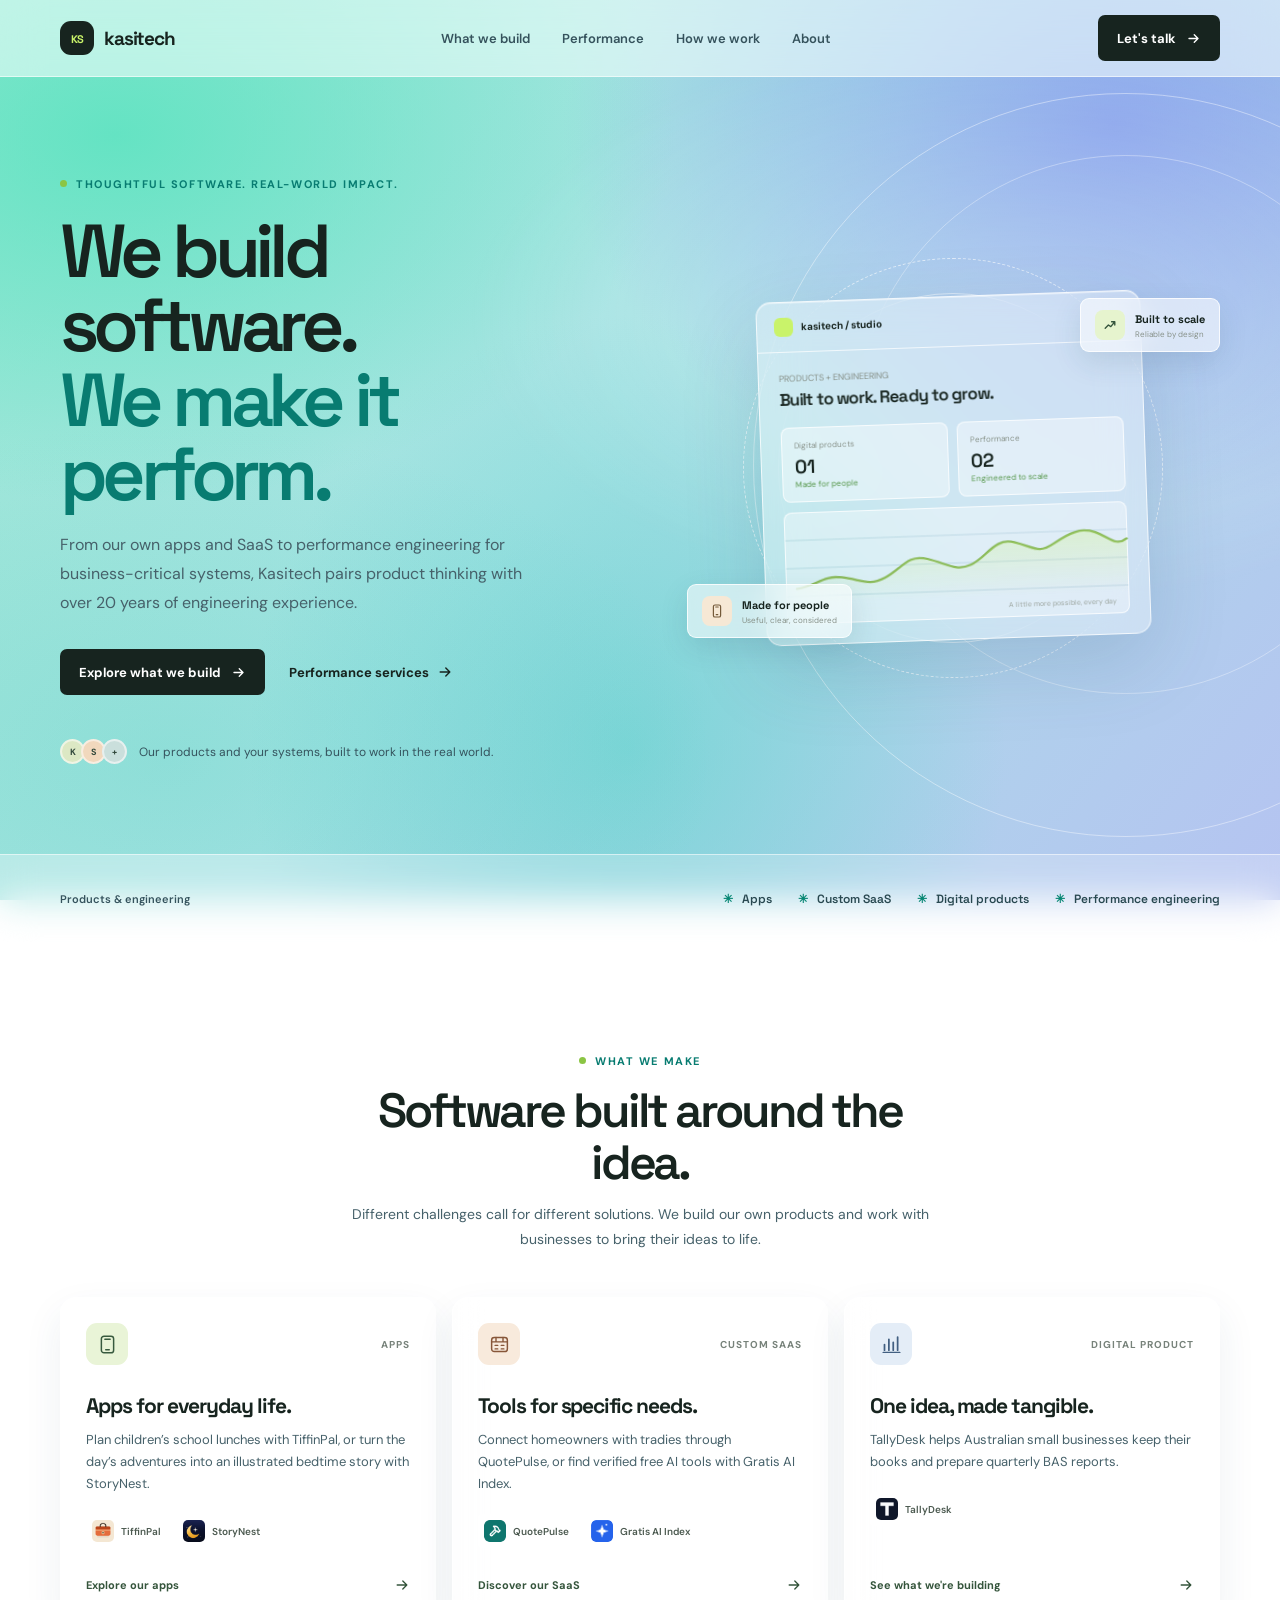
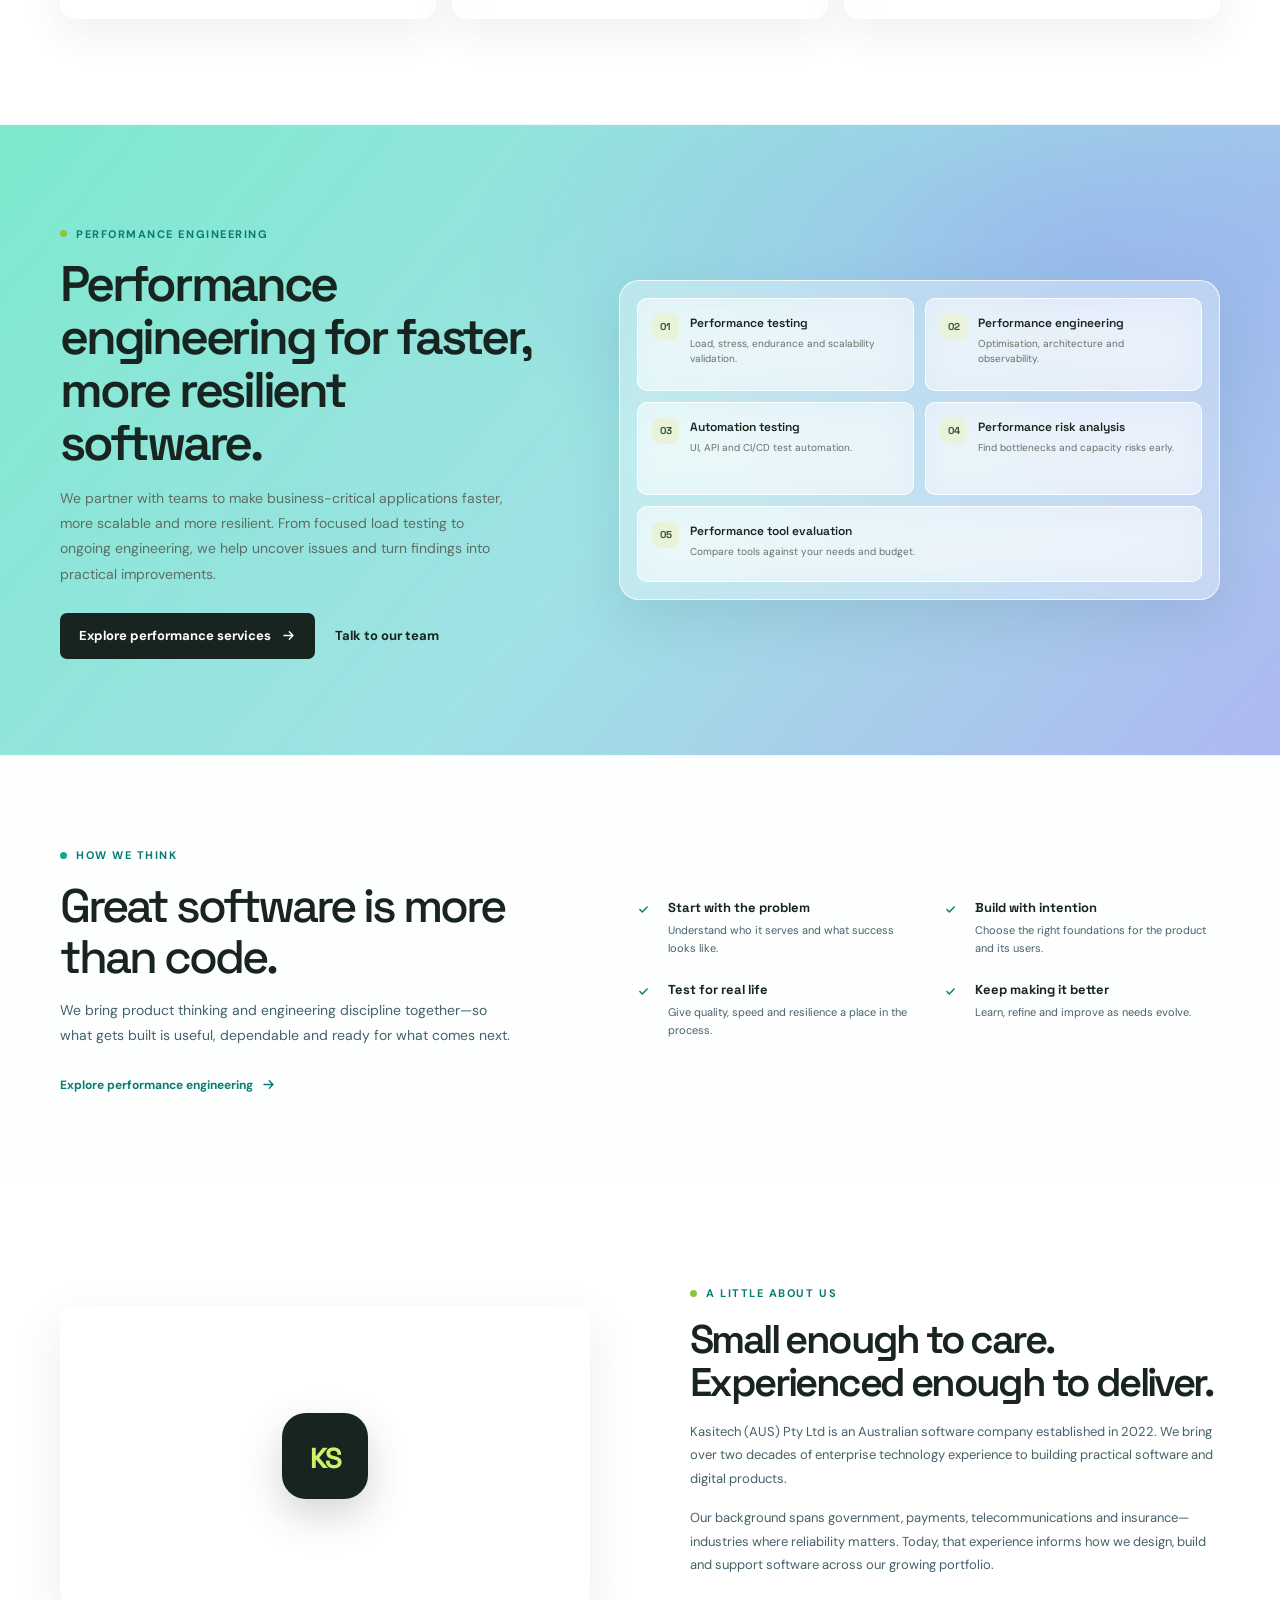
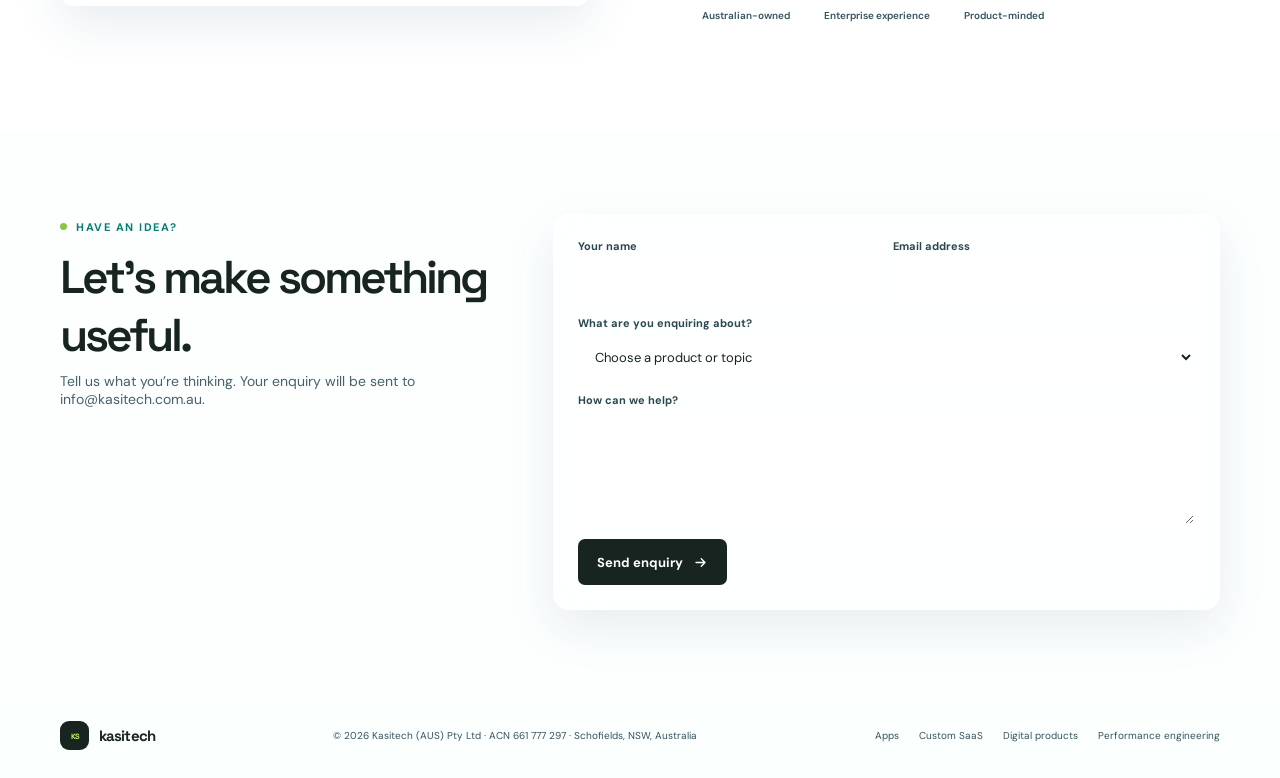
<file: index.html>
<!DOCTYPE html>
<html lang="en">
<head>
<meta charset="UTF-8">
<meta name="viewport" content="width=device-width, initial-scale=1.0">
<title>Kasitech | Software for ideas that move things forward</title>
<meta name="description" content="Kasitech is an Australian software company building apps, custom SaaS, digital products and reliable software for businesses.">
<meta name="keywords" content="software company Australia, app development, SaaS development, digital products, performance engineering">
<meta name="author" content="Kasitech (AUS) Pty Ltd">
<meta name="robots" content="index, follow">
<meta name="google-site-verification" content="IrSz3HTUdQRDpFmCuZ21GYhuRP7QJWWPXcgX1NCG7lA">
<meta name="theme-color" content="#9be8d4">
<link rel="icon" type="image/png" href="favicon.png">
<link rel="preconnect" href="https://fonts.googleapis.com">
<link rel="preconnect" href="https://fonts.gstatic.com" crossorigin>
<link href="https://fonts.googleapis.com/css2?family=DM+Sans:wght@400;500;600;700&family=Space+Grotesk:wght@400;500;600;700&display=swap" rel="stylesheet">
<style>
:root {
    --ink: #17241f;
    --muted: #46616a;
    --paper: #9be8d4;
    --white: #fff;
    --green: #c9f36a;
    --green-dark: #087c71;
    --line: rgba(255, 255, 255, .66);
    --display: "Space Grotesk", sans-serif;
    --body: "DM Sans", sans-serif;
}

* { box-sizing: border-box; }
html { scroll-behavior: smooth; scroll-padding-top: 90px; }
body {
    margin: 0;
    color: var(--ink);
    background:
        radial-gradient(ellipse at 9% 15%, rgba(84, 226, 189, .78), transparent 34%),
        radial-gradient(ellipse at 87% 14%, rgba(126, 145, 238, .72), transparent 35%),
        radial-gradient(ellipse at 49% 83%, rgba(94, 210, 204, .62), transparent 41%),
        linear-gradient(128deg, #9be8d4 0%, #a9e3e5 47%, #b5c3f1 100%);
    background-attachment: fixed;
    font-family: var(--body);
    -webkit-font-smoothing: antialiased;
}
a { color: inherit; }
.shell { width: min(1160px, calc(100% - 48px)); margin: 0 auto; }
.eyebrow {
    display: inline-flex;
    align-items: center;
    gap: 9px;
    color: var(--green-dark);
    font-size: 11px;
    font-weight: 700;
    letter-spacing: .14em;
    text-transform: uppercase;
}
.eyebrow::before {
    width: 7px;
    height: 7px;
    border-radius: 50%;
    background: #8bc544;
    content: "";
}

header {
    position: sticky;
    top: 0;
    z-index: 20;
    border-bottom: 1px solid rgba(255, 255, 255, .58);
    background: rgba(245, 255, 253, .57);
    backdrop-filter: blur(20px);
    -webkit-backdrop-filter: blur(20px);
}
.nav {
    min-height: 76px;
    display: flex;
    align-items: center;
    justify-content: space-between;
    gap: 28px;
}
.brand {
    display: inline-flex;
    align-items: center;
    gap: 10px;
    color: var(--ink);
    font-family: var(--display);
    font-size: 19px;
    font-weight: 700;
    letter-spacing: -.06em;
    text-decoration: none;
}
.brand-mark {
    display: grid;
    width: 34px;
    height: 34px;
    place-items: center;
    border-radius: 11px;
    color: var(--green);
    background: var(--ink);
}
.brand-mark svg { width: 26px; height: 26px; }
.nav-links { display: flex; align-items: center; gap: 32px; }
.nav-links a {
    color: #35525c;
    font-size: 13px;
    font-weight: 600;
    text-decoration: none;
    transition: color .2s ease;
}
.nav-links a:hover { color: var(--ink); }
.nav-links a:focus-visible, .proof-items a:focus-visible, .performance-capability:focus-visible {
    outline: 2px solid #6f964c;
    outline-offset: 4px;
}
.nav-cta, .button {
    display: inline-flex;
    min-height: 46px;
    align-items: center;
    justify-content: center;
    gap: 10px;
    padding: 0 19px;
    border: 0;
    border-radius: 7px;
    color: var(--white);
    background: var(--ink);
    font-family: var(--body);
    font-size: 13px;
    font-weight: 700;
    text-decoration: none;
    transition: transform .2s ease, background .2s ease;
}
.nav-cta:hover, .button:hover { transform: translateY(-2px); background: #2b4237; }
.button svg, .nav-cta svg { width: 15px; height: 15px; }

.hero {
    position: relative;
    overflow: hidden;
    padding: 94px 0 90px;
    background:
        radial-gradient(ellipse at 79% 31%, rgba(255, 255, 255, .24), transparent 38%),
        radial-gradient(ellipse at 13% 88%, rgba(33, 196, 171, .18), transparent 35%);
}
.hero::before {
    position: absolute;
    top: 2%;
    right: -17%;
    width: 58vw;
    height: 58vw;
    border: 1px solid rgba(255, 255, 255, .42);
    border-radius: 50%;
    content: "";
    pointer-events: none;
}
.hero::after {
    position: absolute;
    top: 10%;
    right: -9%;
    width: 42vw;
    height: 42vw;
    border: 1px solid rgba(255, 255, 255, .34);
    border-radius: 50%;
    content: "";
    pointer-events: none;
}
.hero-grid {
    position: relative;
    z-index: 1;
    display: grid;
    grid-template-columns: 1fr .95fr;
    align-items: center;
    gap: 65px;
}
.hero-copy { max-width: 550px; }
.hero h1 {
    margin: 22px 0 20px;
    font-family: var(--display);
    font-size: clamp(48px, 6vw, 75px);
    font-weight: 600;
    letter-spacing: -.075em;
    line-height: .99;
}
.hero h1 span { color: #087c71; }
.hero-copy > p {
    max-width: 470px;
    margin: 0;
    color: var(--muted);
    font-size: 16px;
    line-height: 1.8;
}
.hero-actions { display: flex; flex-wrap: wrap; align-items: center; gap: 24px; margin-top: 32px; }
.text-link {
    display: inline-flex;
    align-items: center;
    gap: 8px;
    color: var(--ink);
    font-size: 13px;
    font-weight: 700;
    text-decoration: none;
}
.text-link svg { width: 16px; height: 16px; transition: transform .2s ease; }
.text-link:hover svg { transform: translateX(4px); }
.hero-note {
    display: flex;
    align-items: center;
    gap: 12px;
    margin-top: 44px;
    color: #35535d;
    font-size: 12px;
}
.avatar-stack { display: flex; padding-left: 4px; }
.avatar-stack span {
    display: grid;
    width: 25px;
    height: 25px;
    margin-left: -4px;
    place-items: center;
    border: 2px solid rgba(255, 255, 255, .55);
    border-radius: 50%;
    color: #31483b;
    background: #dce8c4;
    font-size: 9px;
    font-weight: 700;
}
.avatar-stack span:nth-child(2) { background: #f1d8bd; }
.avatar-stack span:nth-child(3) { background: #cadfdc; }

.hero-art {
    position: relative;
    min-height: 445px;
    display: grid;
    place-items: center;
}
.art-orbit {
    position: absolute;
    width: 420px;
    height: 420px;
    border: 1px dashed rgba(255, 255, 255, .62);
    border-radius: 50%;
}
.art-orbit::before, .art-orbit::after {
    position: absolute;
    border: 1px solid rgba(255, 255, 255, .5);
    border-radius: 50%;
    content: "";
}
.art-orbit::before { inset: 34px; }
.art-orbit::after { inset: 73px; }
.dashboard {
    position: relative;
    z-index: 1;
    width: min(385px, 90%);
    overflow: hidden;
    border: 1px solid rgba(255, 255, 255, .76);
    border-radius: 15px;
    background: rgba(255, 255, 255, .34);
    box-shadow: 0 28px 80px rgba(38, 74, 103, .16), inset 0 1px 0 rgba(255, 255, 255, .4);
    backdrop-filter: blur(24px);
    -webkit-backdrop-filter: blur(24px);
    transform: rotate(-2deg);
}
.dashboard-top {
    display: flex;
    height: 50px;
    align-items: center;
    justify-content: space-between;
    padding: 0 17px;
    border-bottom: 1px solid rgba(255, 255, 255, .72);
}
.dash-brand { display: flex; align-items: center; gap: 8px; font-size: 10px; font-weight: 700; }
.dash-symbol { width: 19px; height: 19px; border-radius: 6px; background: var(--green); }
.dash-dots { display: flex; gap: 4px; }
.dash-dots span { width: 5px; height: 5px; border-radius: 50%; background: #d7ddd4; }
.dashboard-body { padding: 20px; }
.dash-greeting { color: #869088; font-size: 9px; }
.dash-title { margin-top: 4px; font-family: var(--display); font-size: 17px; font-weight: 600; letter-spacing: -.04em; }
.dash-stats { display: grid; grid-template-columns: repeat(2, 1fr); gap: 9px; margin-top: 17px; }
.stat {
    padding: 12px;
    border: 1px solid rgba(255, 255, 255, .74);
    border-radius: 8px;
    background: rgba(255, 255, 255, .38);
}
.stat-label { color: #879189; font-size: 8px; }
.stat-value { margin-top: 4px; font-family: var(--display); font-size: 19px; font-weight: 600; }
.stat-change { color: #529446; font-size: 8px; }
.chart {
    position: relative;
    height: 112px;
    margin-top: 10px;
    padding: 10px 10px 20px;
    border: 1px solid rgba(255, 255, 255, .74);
    border-radius: 8px;
    background: repeating-linear-gradient(to bottom, rgba(255,255,255,.36) 0, rgba(255,255,255,.36) 26px, rgba(48,85,91,.08) 27px, rgba(255,255,255,.36) 28px);
}
.chart svg { width: 100%; height: 100%; overflow: visible; }
.dash-label { position: absolute; right: 12px; bottom: 7px; color: #9aa39c; font-size: 7px; }
.floating-card {
    position: absolute;
    z-index: 2;
    display: flex;
    align-items: center;
    gap: 10px;
    padding: 11px 14px;
    border: 1px solid rgba(255, 255, 255, .8);
    border-radius: 9px;
    background: rgba(255, 255, 255, .56);
    box-shadow: 0 10px 28px rgba(38, 74, 103, .13);
    backdrop-filter: blur(16px);
    -webkit-backdrop-filter: blur(16px);
}
.floating-card strong { display: block; font-family: var(--display); font-size: 11px; }
.floating-card small { display: block; margin-top: 3px; color: #879189; font-size: 8px; }
.float-icon { display: grid; width: 30px; height: 30px; place-items: center; border-radius: 8px; color: #35553c; background: #e6f4ce; }
.float-icon svg { width: 16px; height: 16px; }
.float-one { top: 53px; right: 0; }
.float-two { bottom: 52px; left: 0; }
.float-two .float-icon { color: #745a3a; background: #f6e8d5; }

.proof {
    border-top: 1px solid rgba(255, 255, 255, .55);
    border-bottom: 1px solid rgba(255, 255, 255, .55);
    background: rgba(255, 255, 255, .22);
    backdrop-filter: blur(18px);
    -webkit-backdrop-filter: blur(18px);
}
.proof-inner {
    min-height: 87px;
    display: flex;
    align-items: center;
    justify-content: space-between;
    gap: 25px;
}
.proof-label { color: #35535d; font-size: 11px; font-weight: 600; }
.proof-items { display: flex; flex-wrap: wrap; gap: 26px; font-family: var(--display); font-size: 12px; font-weight: 600; }
.proof-items a { color: #284850; text-decoration: none; transition: color .2s ease; }
.proof-items a::before { margin-right: 9px; color: #078673; content: "✳"; }
.proof-items a:hover { color: #075f59; }

section.content-section { padding: 105px 0; }
.section-heading { max-width: 620px; margin: 0 auto 46px; text-align: center; }
.section-heading h2 {
    margin: 16px 0 13px;
    font-family: var(--display);
    font-size: clamp(34px, 4vw, 48px);
    font-weight: 600;
    letter-spacing: -.065em;
    line-height: 1.08;
}
.section-heading p { margin: 0; color: var(--muted); font-size: 14px; line-height: 1.75; }
.products-grid { display: grid; grid-template-columns: repeat(3, 1fr); gap: 16px; }
.product-card {
    position: relative;
    min-height: 322px;
    display: flex;
    flex-direction: column;
    overflow: hidden;
    padding: 25px;
    border: 1px solid rgba(255, 255, 255, .82);
    border-radius: 16px;
    background: rgba(255, 255, 255, .36);
    backdrop-filter: blur(20px);
    -webkit-backdrop-filter: blur(20px);
    box-shadow: 0 16px 38px rgba(38, 74, 103, .08);
    text-decoration: none;
    transition: transform .25s ease, box-shadow .25s ease, border-color .25s ease;
}
.product-card:hover { transform: translateY(-5px); border-color: rgba(255, 255, 255, .98); background: rgba(255, 255, 255, .5); box-shadow: 0 20px 48px rgba(38, 74, 103, .16); }
.product-top { display: flex; align-items: center; justify-content: space-between; }
.product-icon { display: grid; width: 42px; height: 42px; place-items: center; border-radius: 11px; color: #385a3e; background: #e9f4d7; }
.product-icon svg { width: 21px; height: 21px; }
.product-card:nth-child(2) .product-icon { color: #875639; background: #f8eadc; }
.product-card:nth-child(3) .product-icon { color: #425f81; background: #e4edf7; }
.product-type { color: #77827a; font-size: 10px; font-weight: 700; letter-spacing: .1em; text-transform: uppercase; }
.product-card h3 { margin: 27px 0 10px; font-family: var(--display); font-size: 21px; letter-spacing: -.05em; }
.product-card > p { margin: 0; color: var(--muted); font-size: 13px; line-height: 1.7; }
.product-names { display: flex; flex-wrap: wrap; gap: 7px; margin-top: 19px; }
.product-names span {
    display: inline-flex;
    align-items: center;
    gap: 7px;
    padding: 5px 8px 5px 5px;
    border: 1px solid rgba(255, 255, 255, .78);
    border-radius: 5px;
    color: #4c5a50;
    background: rgba(255, 255, 255, .42);
    font-size: 10px;
    font-weight: 600;
}
.product-names img { width: 22px; height: 22px; border-radius: 5px; object-fit: cover; }
.product-link { display: flex; align-items: center; justify-content: space-between; margin-top: auto; padding-top: 22px; color: #35553c; font-size: 11px; font-weight: 700; }
.product-link svg { width: 16px; height: 16px; }

.performance-section {
    position: relative;
    overflow: hidden;
    padding: 96px 0;
    border-top: 1px solid rgba(255, 255, 255, .85);
    border-bottom: 1px solid rgba(255, 255, 255, .85);
    background:
        radial-gradient(ellipse at 85% 20%, rgba(141, 156, 239, .48), transparent 40%),
        linear-gradient(130deg, rgba(75, 224, 187, .72) 0%, rgba(120, 214, 218, .7) 52%, rgba(140, 153, 235, .7) 100%);
}
.performance-grid { display: grid; grid-template-columns: .9fr 1.1fr; align-items: center; gap: 68px; }
.performance-copy h2 {
    margin: 16px 0;
    font-family: var(--display);
    font-size: clamp(36px, 4vw, 50px);
    font-weight: 600;
    letter-spacing: -.065em;
    line-height: 1.06;
}
.performance-copy > p { max-width: 450px; margin: 0; color: #5e6d63; font-size: 14px; line-height: 1.8; }
.performance-actions { display: flex; flex-wrap: wrap; align-items: center; gap: 20px; margin-top: 26px; }
.performance-capabilities {
    display: grid;
    grid-template-columns: repeat(2, minmax(0, 1fr));
    gap: 11px;
    padding: 17px;
    border: 1px solid rgba(255, 255, 255, .76);
    border-radius: 20px;
    background: rgba(255, 255, 255, .34);
    box-shadow: 0 20px 55px rgba(38, 74, 103, .13);
    backdrop-filter: blur(20px);
    -webkit-backdrop-filter: blur(20px);
}
.performance-capability {
    display: flex;
    min-height: 93px;
    align-items: flex-start;
    gap: 11px;
    padding: 14px;
    border: 1px solid rgba(255, 255, 255, .9);
    border-radius: 10px;
    color: var(--ink);
    background: rgba(255, 255, 255, .46);
    backdrop-filter: blur(16px);
    -webkit-backdrop-filter: blur(16px);
    text-decoration: none;
    transition: transform .2s ease, background .2s ease, box-shadow .2s ease;
}
.performance-capability:hover { transform: translateY(-2px); background: rgba(255, 255, 255, .82); box-shadow: 0 10px 25px rgba(39, 62, 44, .08); }
.capability-number { display: grid; width: 27px; height: 27px; flex: 0 0 27px; place-items: center; border-radius: 8px; color: #35553c; background: #e8f3d9; font: 700 10px var(--display); }
.performance-capability strong { display: block; margin: 2px 0 5px; font: 600 12px var(--display); }
.performance-capability small { display: block; color: #647168; font-size: 10px; line-height: 1.5; }
.performance-capability:last-child { grid-column: 1 / -1; min-height: 76px; }

.approach {
    padding: 86px 0;
    color: var(--ink);
    border-top: 1px solid rgba(255, 255, 255, .45);
    border-bottom: 1px solid rgba(255, 255, 255, .45);
    background: rgba(244, 255, 253, .24);
    backdrop-filter: blur(16px);
    -webkit-backdrop-filter: blur(16px);
}
.approach-grid { display: grid; grid-template-columns: .9fr 1.1fr; gap: 90px; align-items: center; }
.approach .eyebrow { color: var(--green-dark); }
.approach .eyebrow::before { background: #15a88c; }
.approach h2 {
    margin: 17px 0 16px;
    font-family: var(--display);
    font-size: clamp(35px, 4vw, 47px);
    font-weight: 500;
    letter-spacing: -.065em;
    line-height: 1.08;
}
.approach-copy > p { max-width: 460px; margin: 0; color: var(--muted); font-size: 14px; line-height: 1.8; }
.approach-list { display: grid; grid-template-columns: repeat(2, 1fr); gap: 22px 26px; }
.approach-item { display: flex; gap: 12px; }
.approach-check { display: grid; width: 24px; height: 24px; flex: 0 0 24px; place-items: center; border-radius: 50%; color: #087c71; background: rgba(255, 255, 255, .56); }
.approach-check svg { width: 13px; height: 13px; }
.approach-item strong { display: block; margin: 2px 0 6px; font-family: var(--display); font-size: 13px; }
.approach-item p { margin: 0; color: var(--muted); font-size: 11px; line-height: 1.6; }
.capability-link { display: inline-flex; align-items: center; gap: 8px; margin-top: 28px; color: #087c71; font-size: 12px; font-weight: 700; text-decoration: none; }
.capability-link svg { width: 15px; height: 15px; }

.about-section { padding: 100px 0; }
.about-grid { display: grid; grid-template-columns: 1fr 1fr; gap: 100px; align-items: center; }
.about-visual {
    position: relative;
    min-height: 300px;
    display: grid;
    place-items: center;
    overflow: hidden;
    border-radius: 14px;
    border: 1px solid rgba(255, 255, 255, .82);
    background: rgba(255, 255, 255, .3);
    box-shadow: 0 18px 48px rgba(38, 74, 103, .1);
    backdrop-filter: blur(20px);
    -webkit-backdrop-filter: blur(20px);
}
.about-visual::before, .about-visual::after {
    position: absolute;
    width: 250px;
    height: 250px;
    border: 1px solid rgba(255, 255, 255, .56);
    border-radius: 50%;
    content: "";
}
.about-visual::after { width: 180px; height: 180px; }
.about-visual-mark {
    position: relative;
    z-index: 1;
    display: grid;
    width: 86px;
    height: 86px;
    place-items: center;
    border-radius: 24px;
    color: var(--green);
    background: var(--ink);
    box-shadow: 0 16px 40px rgba(30, 48, 37, .2);
}
.about-visual-mark svg { width: 68px; height: 68px; }
.about-copy h2 { margin: 16px 0; font-family: var(--display); font-size: 40px; font-weight: 600; letter-spacing: -.065em; line-height: 1.08; }
.about-copy p { margin: 0 0 16px; color: var(--muted); font-size: 13px; line-height: 1.8; }
.about-facts { display: flex; flex-wrap: wrap; gap: 10px; margin-top: 24px; }
.about-facts span { padding: 8px 11px; border: 1px solid rgba(255, 255, 255, .78); border-radius: 999px; color: #35535d; background: rgba(255, 255, 255, .28); font-size: 10px; font-weight: 600; }

.contact { padding: 82px 0; border-top: 1px solid rgba(255, 255, 255, .45); background: rgba(244, 255, 253, .24); }
.contact-inner { display: grid; grid-template-columns: .8fr 1.2fr; align-items: start; gap: 48px; }
.contact h2 { margin: 13px 0 8px; font-family: var(--display); font-size: clamp(33px, 4vw, 46px); font-weight: 600; letter-spacing: -.065em; }
.contact p { margin: 0; color: var(--muted); font-size: 14px; }
.contact-actions { display: flex; flex-wrap: wrap; gap: 12px; }
.enquiry-form {
    display: grid;
    grid-template-columns: repeat(2, minmax(0, 1fr));
    gap: 14px;
    padding: 24px;
    border: 1px solid rgba(255, 255, 255, .8);
    border-radius: 16px;
    background: rgba(255, 255, 255, .38);
    box-shadow: 0 18px 48px rgba(38, 74, 103, .1);
    backdrop-filter: blur(20px);
    -webkit-backdrop-filter: blur(20px);
}
.form-field { display: flex; min-width: 0; flex-direction: column; gap: 6px; }
.form-field-full { grid-column: 1 / -1; }
.form-field label { color: #294850; font-size: 11px; font-weight: 700; }
.form-field input, .form-field select, .form-field textarea {
    width: 100%;
    min-height: 43px;
    padding: 10px 12px;
    border: 1px solid rgba(255, 255, 255, .82);
    border-radius: 6px;
    color: var(--ink);
    background: rgba(255, 255, 255, .62);
    font: 13px var(--body);
}
.form-field textarea { min-height: 112px; resize: vertical; }
.form-field input:focus, .form-field select:focus, .form-field textarea:focus { outline: 2px solid #087c71; outline-offset: 1px; }
.enquiry-form button { width: fit-content; cursor: pointer; }
.button-light { border: 1px solid rgba(255, 255, 255, .8); color: var(--ink); background: rgba(255, 255, 255, .28); }
.button-light:hover { color: var(--white); }

footer { padding: 28px 0; color: #35535d; border-top: 1px solid rgba(255, 255, 255, .5); background: rgba(242, 255, 252, .32); backdrop-filter: blur(16px); -webkit-backdrop-filter: blur(16px); }
.footer-inner { display: flex; align-items: center; justify-content: space-between; gap: 20px; }
.footer-brand { color: var(--ink); font-size: 15px; }
.footer-brand .brand-mark { width: 29px; height: 29px; border-radius: 9px; }
.footer-brand .brand-mark svg { width: 18px; height: 18px; }
.footer-note { font-size: 10px; }
.footer-links { display: flex; gap: 20px; }
.footer-links a { color: #35535d; font-size: 10px; text-decoration: none; }
.footer-links a:hover { color: var(--green-dark); }

@media (max-width: 900px) {
    .hero-grid { gap: 20px; }
    .hero-art { transform: scale(.9); }
    .approach-grid, .about-grid { gap: 45px; }
    .performance-grid { gap: 34px; }
    .products-grid { gap: 12px; }
    .product-card { padding: 20px; }
}
@media (max-width: 700px) {
    .shell { width: min(100% - 36px, 540px); }
    .nav { min-height: 66px; flex-wrap: wrap; gap: 12px; padding: 9px 0; }
    .nav-links { order: 3; width: 100%; justify-content: center; gap: 14px; }
    .nav-links a { font-size: 11px; }
    .nav-cta { min-height: 38px; padding: 0 12px; font-size: 11px; }
    .nav-cta svg { display: none; }
    .hero { padding: 72px 0 54px; }
    .hero-grid { grid-template-columns: 1fr; gap: 18px; }
    .hero h1 { max-width: 530px; font-size: clamp(50px, 12vw, 70px); }
    .hero-copy > p { font-size: 14px; }
    .hero-note { margin-top: 30px; }
    .hero-art { min-height: 370px; transform: none; }
    .art-orbit { width: 340px; height: 340px; }
    .dashboard { width: min(350px, 86%); }
    .float-one { right: 1%; }
    .float-two { left: 1%; }
    .proof-inner { min-height: 100px; align-items: flex-start; flex-direction: column; justify-content: center; gap: 13px; padding: 15px 0; }
    .proof-items { gap: 12px 17px; font-size: 10px; }
    section.content-section { padding: 75px 0; }
    .section-heading { margin-bottom: 30px; }
    .products-grid { grid-template-columns: 1fr; }
    .product-card { min-height: 280px; }
    .approach { padding: 70px 0; }
    .approach-grid, .about-grid { grid-template-columns: 1fr; gap: 36px; }
    .approach-list { gap: 20px 14px; }
    .performance-section { padding: 72px 0; }
    .performance-grid { grid-template-columns: 1fr; gap: 30px; }
    .performance-capabilities { padding: 12px; }
    .about-section { padding: 75px 0; }
    .about-visual { min-height: 240px; }
    .about-copy h2 { font-size: 35px; }
    .contact-inner { grid-template-columns: 1fr; gap: 24px; }
    .enquiry-form { padding: 18px; }
    .footer-inner { align-items: flex-start; flex-direction: column; }
}
@media (max-width: 420px) {
    .shell { width: calc(100% - 28px); }
    .brand { font-size: 17px; }
    .nav-links { gap: 11px; }
    .nav-links a { font-size: 10px; }
    .nav-cta { padding: 0 9px; font-size: 10px; }
    .hero-actions { gap: 16px; }
    .approach-list { grid-template-columns: 1fr; }
    .footer-links { gap: 14px; }
}
@media (prefers-reduced-motion: reduce) {
    *, *::before, *::after { scroll-behavior: auto !important; transition-duration: .01ms !important; }
}
</style>
</head>

<body>
<header>
    <nav class="nav shell" aria-label="Main navigation">
        <a class="brand" href="#home" aria-label="Kasitech home">
            <span class="brand-mark" aria-hidden="true">
                <svg viewBox="0 0 40 40" role="img" aria-label="KS">
                    <text x="20" y="27" text-anchor="middle" fill="currentColor" font-family="Space Grotesk, sans-serif" font-size="17" font-weight="700" letter-spacing="-1.5">KS</text>
                </svg>
            </span>
            kasitech
        </a>
        <div class="nav-links">
            <a href="#products">What we build</a>
            <a href="#performance">Performance</a>
            <a href="#approach">How we work</a>
            <a href="#about">About</a>
        </div>
        <a class="nav-cta" href="#contact">Let's talk
            <svg viewBox="0 0 20 20" fill="none" aria-hidden="true"><path d="M4 10h12m-5-5 5 5-5 5" stroke="currentColor" stroke-width="1.8" stroke-linecap="round" stroke-linejoin="round"/></svg>
        </a>
    </nav>
</header>

<main>
    <section class="hero" id="home">
        <div class="shell hero-grid">
            <div class="hero-copy">
                <span class="eyebrow">Thoughtful software. Real-world impact.</span>
                <h1>We build software.<br><span>We make it perform.</span></h1>
                <p>From our own apps and SaaS to performance engineering for business-critical systems, Kasitech pairs product thinking with over 20 years of engineering experience.</p>
                <div class="hero-actions">
                    <a class="button" href="#products">Explore what we build
                        <svg viewBox="0 0 20 20" fill="none" aria-hidden="true"><path d="M4 10h12m-5-5 5 5-5 5" stroke="currentColor" stroke-width="1.8" stroke-linecap="round" stroke-linejoin="round"/></svg>
                    </a>
                    <a class="text-link" href="#performance">Performance services
                        <svg viewBox="0 0 20 20" fill="none" aria-hidden="true"><path d="M4 10h12m-5-5 5 5-5 5" stroke="currentColor" stroke-width="1.8" stroke-linecap="round" stroke-linejoin="round"/></svg>
                    </a>
                </div>
                <div class="hero-note">
                    <span class="avatar-stack" aria-hidden="true"><span>K</span><span>S</span><span>+</span></span>
                    <span>Our products and your systems, built to work in the real world.</span>
                </div>
            </div>
            <div class="hero-art" aria-label="Illustration of a software analytics dashboard">
                <div class="art-orbit" aria-hidden="true"></div>
                <div class="dashboard">
                    <div class="dashboard-top">
                        <div class="dash-brand"><span class="dash-symbol"></span> kasitech / studio</div>
                        <div class="dash-dots" aria-hidden="true"><span></span><span></span><span></span></div>
                    </div>
                    <div class="dashboard-body">
                        <div class="dash-greeting">PRODUCTS + ENGINEERING</div>
                        <div class="dash-title">Built to work. Ready to grow.</div>
                        <div class="dash-stats">
                            <div class="stat"><div class="stat-label">Digital products</div><div class="stat-value">01</div><div class="stat-change">Made for people</div></div>
                            <div class="stat"><div class="stat-label">Performance</div><div class="stat-value">02</div><div class="stat-change">Engineered to scale</div></div>
                        </div>
                        <div class="chart">
                            <svg viewBox="0 0 320 88" preserveAspectRatio="none" fill="none" aria-hidden="true">
                                <path d="M0 72C20 69 26 58 45 61s26 11 43 2 23-25 43-19 27 15 43 8 24-29 44-23 23 14 39 3 28-17 42-11 20 17 31 8" stroke="#88b85a" stroke-width="2.5" stroke-linecap="round"/>
                                <path d="M0 72C20 69 26 58 45 61s26 11 43 2 23-25 43-19 27 15 43 8 24-29 44-23 23 14 39 3 28-17 42-11 20 17 31 8v67H0z" fill="url(#chart-fill)" opacity=".55"/>
                                <defs><linearGradient id="chart-fill" x1="160" y1="14" x2="160" y2="88" gradientUnits="userSpaceOnUse"><stop stop-color="#c9f36a" stop-opacity=".5"/><stop offset="1" stop-color="#c9f36a" stop-opacity="0"/></linearGradient></defs>
                            </svg>
                            <span class="dash-label">A little more possible, every day</span>
                        </div>
                    </div>
                </div>
                <div class="floating-card float-one">
                    <span class="float-icon" aria-hidden="true"><svg viewBox="0 0 20 20" fill="none"><path d="M4 14 8 10l3 2 5-6M12 6h4v4" stroke="currentColor" stroke-width="1.7" stroke-linecap="round" stroke-linejoin="round"/></svg></span>
                    <span><strong>Built to scale</strong><small>Reliable by design</small></span>
                </div>
                <div class="floating-card float-two">
                    <span class="float-icon" aria-hidden="true"><svg viewBox="0 0 20 20" fill="none"><rect x="5.5" y="2.5" width="9" height="15" rx="2" stroke="currentColor" stroke-width="1.5"/><path d="M8.5 5h3M9 14.5h2" stroke="currentColor" stroke-width="1.5" stroke-linecap="round"/></svg></span>
                    <span><strong>Made for people</strong><small>Useful, clear, considered</small></span>
                </div>
            </div>
        </div>
    </section>

    <div class="proof" aria-label="Kasitech products and services">
        <div class="shell proof-inner">
            <span class="proof-label">Products &amp; engineering</span>
            <div class="proof-items">
                <a href="#apps">Apps</a>
                <a href="#custom-saas">Custom SaaS</a>
                <a href="#digital-products">Digital products</a>
                <a href="#performance">Performance engineering</a>
            </div>
        </div>
    </div>

    <section class="content-section" id="products">
        <div class="shell">
            <div class="section-heading">
                <span class="eyebrow">What we make</span>
                <h2>Software built around the idea.</h2>
                <p>Different challenges call for different solutions. We build our own products and work with businesses to bring their ideas to life.</p>
            </div>
            <div class="products-grid">
                <a class="product-card" id="apps" href="/apps" aria-label="Explore Kasitech apps">
                    <div class="product-top">
                        <span class="product-icon" aria-hidden="true"><svg viewBox="0 0 24 24" fill="none"><rect x="5" y="2.5" width="14" height="19" rx="3" stroke="currentColor" stroke-width="1.7"/><path d="M9 6h6M10 18h4" stroke="currentColor" stroke-width="1.7" stroke-linecap="round"/></svg></span>
                        <span class="product-type">Apps</span>
                    </div>
                    <h3>Apps for everyday life.</h3>
                    <p>Plan children’s school lunches with TiffinPal, or turn the day’s adventures into an illustrated bedtime story with StoryNest.</p>
                    <div class="product-names">
                        <span><img src="assets/products/tiffinpal.png" alt="">TiffinPal</span>
                        <span><img src="assets/products/storynest.png" alt="">StoryNest</span>
                    </div>
                    <div class="product-link"><span>Explore our apps</span><svg viewBox="0 0 20 20" fill="none" aria-hidden="true"><path d="M4 10h12m-5-5 5 5-5 5" stroke="currentColor" stroke-width="1.7" stroke-linecap="round" stroke-linejoin="round"/></svg></div>
                </a>
                <a class="product-card" id="custom-saas" href="/custom-saas" aria-label="Explore Kasitech custom SaaS products">
                    <div class="product-top">
                        <span class="product-icon" aria-hidden="true"><svg viewBox="0 0 24 24" fill="none"><rect x="3" y="4" width="18" height="16" rx="3" stroke="currentColor" stroke-width="1.7"/><path d="M3 9h18M8 4v5m8-5v5M7 13h3m4 0h3m-10 4h3m4 0h3" stroke="currentColor" stroke-width="1.6" stroke-linecap="round"/></svg></span>
                        <span class="product-type">Custom SaaS</span>
                    </div>
                    <h3>Tools for specific needs.</h3>
                    <p>Connect homeowners with tradies through QuotePulse, or find verified free AI tools with Gratis AI Index.</p>
                    <div class="product-names">
                        <span><img src="assets/products/quotepulse.png" alt="">QuotePulse</span>
                        <span><img src="assets/products/gratisai-index.png" alt="">Gratis AI Index</span>
                    </div>
                    <div class="product-link"><span>Discover our SaaS</span><svg viewBox="0 0 20 20" fill="none" aria-hidden="true"><path d="M4 10h12m-5-5 5 5-5 5" stroke="currentColor" stroke-width="1.7" stroke-linecap="round" stroke-linejoin="round"/></svg></div>
                </a>
                <a class="product-card" id="digital-products" href="/digital-products" aria-label="Explore Kasitech digital products">
                    <div class="product-top">
                        <span class="product-icon" aria-hidden="true"><svg viewBox="0 0 24 24" fill="none"><path d="M4 18.5V12m5 6.5V6m5 12.5v-9m5 9V3.5" stroke="currentColor" stroke-width="2" stroke-linecap="round"/><path d="M2.5 21h19" stroke="currentColor" stroke-width="1.7" stroke-linecap="round"/></svg></span>
                        <span class="product-type">Digital product</span>
                    </div>
                    <h3>One idea, made tangible.</h3>
                    <p>TallyDesk helps Australian small businesses keep their books and prepare quarterly BAS reports.</p>
                    <div class="product-names">
                        <span><img src="assets/products/tallydesk.png" alt="">TallyDesk</span>
                    </div>
                    <div class="product-link"><span>See what we're building</span><svg viewBox="0 0 20 20" fill="none" aria-hidden="true"><path d="M4 10h12m-5-5 5 5-5 5" stroke="currentColor" stroke-width="1.7" stroke-linecap="round" stroke-linejoin="round"/></svg></div>
                </a>
            </div>
        </div>
    </section>

    <section class="performance-section" id="performance">
        <div class="shell performance-grid">
            <div class="performance-copy">
                <span class="eyebrow">Performance engineering</span>
                <h2>Performance engineering for faster, more resilient software.</h2>
                <p>We partner with teams to make business-critical applications faster, more scalable and more resilient. From focused load testing to ongoing engineering, we help uncover issues and turn findings into practical improvements.</p>
                <div class="performance-actions">
                    <a class="button" href="/performance">Explore performance services
                        <svg viewBox="0 0 20 20" fill="none" aria-hidden="true"><path d="M4 10h12m-5-5 5 5-5 5" stroke="currentColor" stroke-width="1.8" stroke-linecap="round" stroke-linejoin="round"/></svg>
                    </a>
                    <a class="text-link" href="/?product=Performance%20engineering#contact">Talk to our team</a>
                </div>
            </div>
            <div class="performance-capabilities" aria-label="Performance engineering services">
                <a class="performance-capability" href="/performance-testing">
                    <span class="capability-number">01</span>
                    <span><strong>Performance testing</strong><small>Load, stress, endurance and scalability validation.</small></span>
                </a>
                <a class="performance-capability" href="/performance-engineering">
                    <span class="capability-number">02</span>
                    <span><strong>Performance engineering</strong><small>Optimisation, architecture and observability.</small></span>
                </a>
                <a class="performance-capability" href="/automation-testing">
                    <span class="capability-number">03</span>
                    <span><strong>Automation testing</strong><small>UI, API and CI/CD test automation.</small></span>
                </a>
                <a class="performance-capability" href="/risk-analysis">
                    <span class="capability-number">04</span>
                    <span><strong>Performance risk analysis</strong><small>Find bottlenecks and capacity risks early.</small></span>
                </a>
                <a class="performance-capability" href="/tool-evaluation">
                    <span class="capability-number">05</span>
                    <span><strong>Performance tool evaluation</strong><small>Compare tools against your needs and budget.</small></span>
                </a>
            </div>
        </div>
    </section>

    <section class="approach" id="approach">
        <div class="shell approach-grid">
            <div class="approach-copy">
                <span class="eyebrow">How we think</span>
                <h2>Great software is more than code.</h2>
                <p>We bring product thinking and engineering discipline together—so what gets built is useful, dependable and ready for what comes next.</p>
                <a class="capability-link" href="/performance">Explore performance engineering
                    <svg viewBox="0 0 20 20" fill="none" aria-hidden="true"><path d="M4 10h12m-5-5 5 5-5 5" stroke="currentColor" stroke-width="1.8" stroke-linecap="round" stroke-linejoin="round"/></svg>
                </a>
            </div>
            <div class="approach-list">
                <div class="approach-item">
                    <span class="approach-check" aria-hidden="true"><svg viewBox="0 0 16 16" fill="none"><path d="m3.5 8 3 3 6-6" stroke="currentColor" stroke-width="1.8" stroke-linecap="round" stroke-linejoin="round"/></svg></span>
                    <div><strong>Start with the problem</strong><p>Understand who it serves and what success looks like.</p></div>
                </div>
                <div class="approach-item">
                    <span class="approach-check" aria-hidden="true"><svg viewBox="0 0 16 16" fill="none"><path d="m3.5 8 3 3 6-6" stroke="currentColor" stroke-width="1.8" stroke-linecap="round" stroke-linejoin="round"/></svg></span>
                    <div><strong>Build with intention</strong><p>Choose the right foundations for the product and its users.</p></div>
                </div>
                <div class="approach-item">
                    <span class="approach-check" aria-hidden="true"><svg viewBox="0 0 16 16" fill="none"><path d="m3.5 8 3 3 6-6" stroke="currentColor" stroke-width="1.8" stroke-linecap="round" stroke-linejoin="round"/></svg></span>
                    <div><strong>Test for real life</strong><p>Give quality, speed and resilience a place in the process.</p></div>
                </div>
                <div class="approach-item">
                    <span class="approach-check" aria-hidden="true"><svg viewBox="0 0 16 16" fill="none"><path d="m3.5 8 3 3 6-6" stroke="currentColor" stroke-width="1.8" stroke-linecap="round" stroke-linejoin="round"/></svg></span>
                    <div><strong>Keep making it better</strong><p>Learn, refine and improve as needs evolve.</p></div>
                </div>
            </div>
        </div>
    </section>

    <section class="about-section" id="about">
        <div class="shell about-grid">
            <div class="about-visual" aria-hidden="true">
                <span class="about-visual-mark"><svg viewBox="0 0 40 40"><text x="20" y="27" text-anchor="middle" fill="currentColor" font-family="Space Grotesk, sans-serif" font-size="17" font-weight="700" letter-spacing="-1.5">KS</text></svg></span>
            </div>
            <div class="about-copy">
                <span class="eyebrow">A little about us</span>
                <h2>Small enough to care. Experienced enough to deliver.</h2>
                <p>Kasitech (AUS) Pty Ltd is an Australian software company established in 2022. We bring over two decades of enterprise technology experience to building practical software and digital products.</p>
                <p>Our background spans government, payments, telecommunications and insurance—industries where reliability matters. Today, that experience informs how we design, build and support software across our growing portfolio.</p>
                <div class="about-facts"><span>Australian-owned</span><span>Enterprise experience</span><span>Product-minded</span></div>
            </div>
        </div>
    </section>

    <section class="contact" id="contact">
        <div class="shell contact-inner">
            <div>
                <span class="eyebrow">Have an idea?</span>
                <h2>Let's make something useful.</h2>
                <p>Tell us what you’re thinking. Your enquiry will be sent to info@kasitech.com.au.</p>
            </div>
            <form class="enquiry-form" id="enquiry-form" action="https://formspree.io/f/mqenweey" method="POST">
                <input type="hidden" name="_subject" value="New enquiry from Kasitech website">
                <div class="form-field">
                    <label for="enquiry-name">Your name</label>
                    <input id="enquiry-name" type="text" name="name" autocomplete="name" required>
                </div>
                <div class="form-field">
                    <label for="enquiry-email">Email address</label>
                    <input id="enquiry-email" type="email" name="email" autocomplete="email" required>
                </div>
                <div class="form-field form-field-full">
                    <label for="enquiry-product">What are you enquiring about?</label>
                    <select id="enquiry-product" name="product" required>
                        <option value="">Choose a product or topic</option>
                        <option value="TiffinPal">TiffinPal</option>
                        <option value="StoryNest">StoryNest</option>
                        <option value="QuotePulse">QuotePulse</option>
                        <option value="Gratis AI Index">Gratis AI Index</option>
                        <option value="TallyDesk">TallyDesk</option>
                        <option value="Performance engineering">Performance engineering</option>
                        <option value="Custom software">Custom software</option>
                        <option value="Other">Other</option>
                    </select>
                </div>
                <div class="form-field form-field-full">
                    <label for="enquiry-message">How can we help?</label>
                    <textarea id="enquiry-message" name="message" rows="4" required></textarea>
                </div>
                <button class="button form-field-full" type="submit">Send enquiry
                    <svg viewBox="0 0 20 20" fill="none" aria-hidden="true"><path d="M4 10h12m-5-5 5 5-5 5" stroke="currentColor" stroke-width="1.8" stroke-linecap="round" stroke-linejoin="round"/></svg>
                </button>
            </form>
        </div>
    </section>
</main>

<footer>
    <div class="shell footer-inner">
        <a class="brand footer-brand" href="#home">
            <span class="brand-mark" aria-hidden="true"><svg viewBox="0 0 40 40"><text x="20" y="27" text-anchor="middle" fill="currentColor" font-family="Space Grotesk, sans-serif" font-size="17" font-weight="700" letter-spacing="-1.5">KS</text></svg></span>
            kasitech
        </a>
        <span class="footer-note">© 2026 Kasitech (AUS) Pty Ltd · ACN 661 777 297 · Schofields, NSW, Australia</span>
        <div class="footer-links">
            <a href="/apps">Apps</a>
            <a href="/custom-saas">Custom SaaS</a>
            <a href="/digital-products">Digital products</a>
            <a href="/performance">Performance engineering</a>
        </div>
    </div>
</footer>
<script>
const enquiryProduct = new URLSearchParams(window.location.search).get("product");
const productField = document.getElementById("enquiry-product");
if (enquiryProduct && productField) {
    productField.value = enquiryProduct;
}
</script>
</body>
</html>
</file>
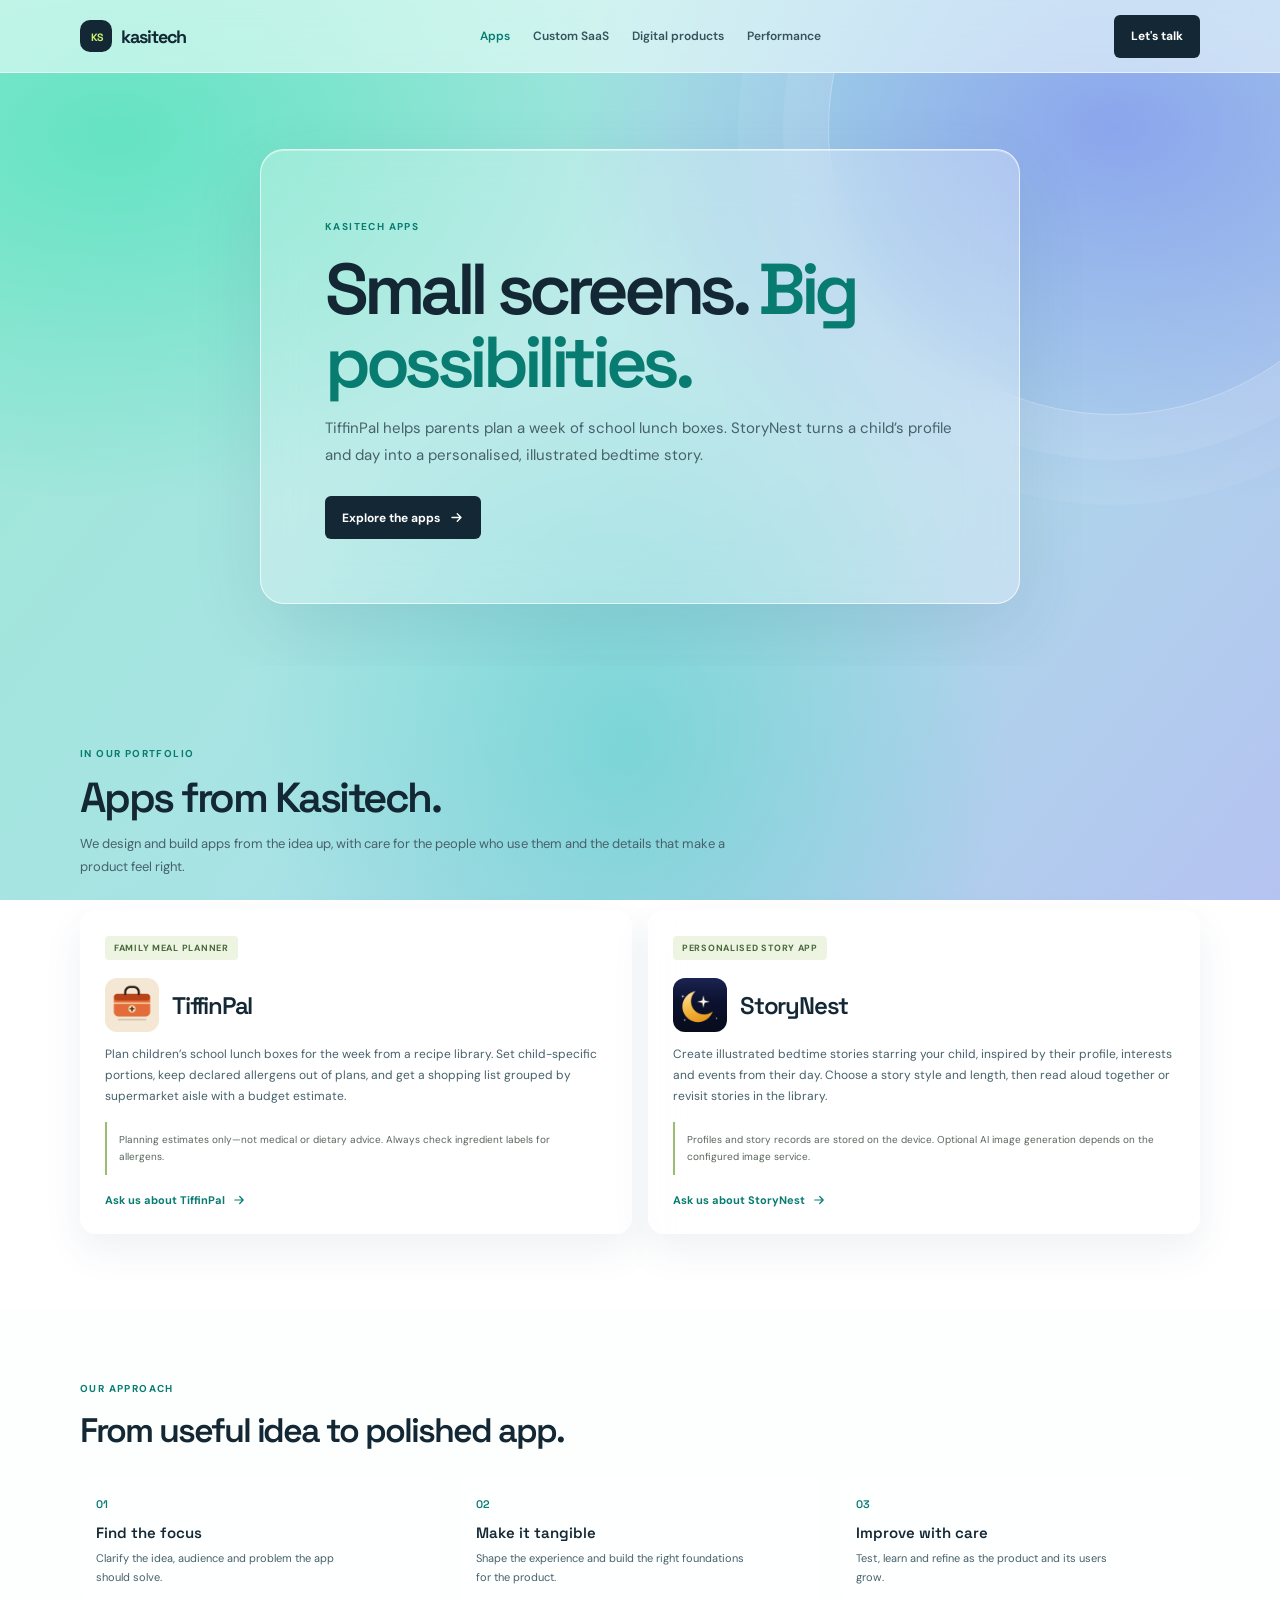
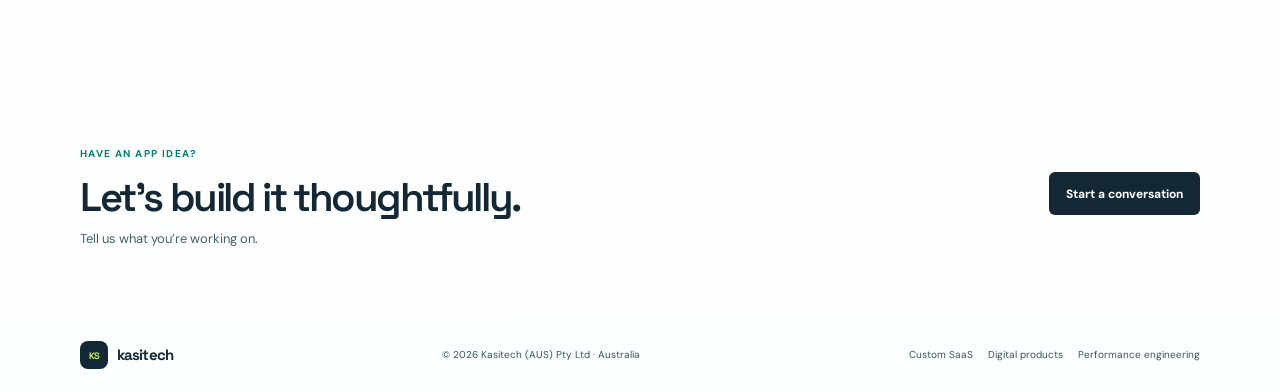
<file: apps.html>
<!DOCTYPE html>
<html lang="en">
<head>
<meta charset="UTF-8">
<meta name="viewport" content="width=device-width, initial-scale=1.0">
<title>TiffinPal &amp; StoryNest Apps | Kasitech</title>
<meta name="description" content="Plan a week of children's school lunches with TiffinPal, or create personalised illustrated bedtime stories with StoryNest.">
<meta name="theme-color" content="#9be8d4">
<link rel="icon" type="image/png" href="favicon.png">
<link rel="preconnect" href="https://fonts.googleapis.com">
<link rel="preconnect" href="https://fonts.gstatic.com" crossorigin>
<link href="https://fonts.googleapis.com/css2?family=DM+Sans:wght@400;500;600;700&family=Space+Grotesk:wght@400;500;600;700&display=swap" rel="stylesheet">
<link rel="stylesheet" href="portfolio.css">
</head>
<body>
<header>
    <nav class="nav shell" aria-label="Main navigation">
        <a class="brand" href="/"><span class="brand-mark" aria-hidden="true"><svg viewBox="0 0 40 40"><text x="20" y="27" text-anchor="middle" fill="currentColor" font-family="Space Grotesk, sans-serif" font-size="17" font-weight="700" letter-spacing="-1.5">KS</text></svg></span>kasitech</a>
        <div class="nav-links">
            <a href="/apps" aria-current="page">Apps</a>
            <a href="/custom-saas">Custom SaaS</a>
            <a href="/digital-products">Digital products</a>
            <a href="/performance">Performance</a>
        </div>
        <a class="button" href="/#contact">Let's talk</a>
    </nav>
</header>
<main>
    <section class="hero">
        <div class="shell hero-inner">
            <span class="eyebrow">Kasitech apps</span>
            <h1>Small screens. <span>Big possibilities.</span></h1>
            <p>TiffinPal helps parents plan a week of school lunch boxes. StoryNest turns a child’s profile and day into a personalised, illustrated bedtime story.</p>
            <a class="button" href="#portfolio">Explore the apps
                <svg viewBox="0 0 20 20" fill="none" aria-hidden="true"><path d="M4 10h12m-5-5 5 5-5 5" stroke="currentColor" stroke-width="1.8" stroke-linecap="round" stroke-linejoin="round"/></svg>
            </a>
        </div>
    </section>
    <section class="section" id="portfolio">
        <div class="shell">
            <div class="section-heading">
                <span class="eyebrow">In our portfolio</span>
                <h2>Apps from Kasitech.</h2>
                <p>We design and build apps from the idea up, with care for the people who use them and the details that make a product feel right.</p>
            </div>
            <div class="product-grid">
                <article class="product-card">
                    <span class="product-label">Family meal planner</span>
                    <div class="product-brand"><img src="assets/products/tiffinpal.png" alt="TiffinPal app icon"><h3>TiffinPal</h3></div>
                    <p>Plan children’s school lunch boxes for the week from a recipe library. Set child-specific portions, keep declared allergens out of plans, and get a shopping list grouped by supermarket aisle with a budget estimate.</p>
                    <div class="product-note">Planning estimates only—not medical or dietary advice. Always check ingredient labels for allergens.</div>
                    <a href="/?product=TiffinPal#contact">Ask us about TiffinPal
                        <svg viewBox="0 0 20 20" fill="none" aria-hidden="true"><path d="M4 10h12m-5-5 5 5-5 5" stroke="currentColor" stroke-width="1.7" stroke-linecap="round" stroke-linejoin="round"/></svg>
                    </a>
                </article>
                <article class="product-card">
                    <span class="product-label">Personalised story app</span>
                    <div class="product-brand"><img src="assets/products/storynest.png" alt="StoryNest app icon"><h3>StoryNest</h3></div>
                    <p>Create illustrated bedtime stories starring your child, inspired by their profile, interests and events from their day. Choose a story style and length, then read aloud together or revisit stories in the library.</p>
                    <div class="product-note">Profiles and story records are stored on the device. Optional AI image generation depends on the configured image service.</div>
                    <a href="/?product=StoryNest#contact">Ask us about StoryNest
                        <svg viewBox="0 0 20 20" fill="none" aria-hidden="true"><path d="M4 10h12m-5-5 5 5-5 5" stroke="currentColor" stroke-width="1.7" stroke-linecap="round" stroke-linejoin="round"/></svg>
                    </a>
                </article>
            </div>
        </div>
    </section>
    <section class="approach">
        <div class="shell">
            <span class="eyebrow">Our approach</span>
            <h2>From useful idea to polished app.</h2>
            <div class="steps">
                <div class="step"><span>01</span><h3>Find the focus</h3><p>Clarify the idea, audience and problem the app should solve.</p></div>
                <div class="step"><span>02</span><h3>Make it tangible</h3><p>Shape the experience and build the right foundations for the product.</p></div>
                <div class="step"><span>03</span><h3>Improve with care</h3><p>Test, learn and refine as the product and its users grow.</p></div>
            </div>
        </div>
    </section>
    <section class="contact">
        <div class="shell contact-inner">
            <div><span class="eyebrow">Have an app idea?</span><h2>Let's build it thoughtfully.</h2><p>Tell us what you’re working on.</p></div>
            <a class="button" href="/#contact">Start a conversation</a>
        </div>
    </section>
</main>
<footer><div class="shell footer-inner">
    <a class="brand footer-brand" href="/"><span class="brand-mark" aria-hidden="true"><svg viewBox="0 0 40 40"><text x="20" y="27" text-anchor="middle" fill="currentColor" font-family="Space Grotesk, sans-serif" font-size="17" font-weight="700" letter-spacing="-1.5">KS</text></svg></span>kasitech</a>
    <span class="footer-note">© 2026 Kasitech (AUS) Pty Ltd · Australia</span>
    <div class="footer-links"><a href="/custom-saas">Custom SaaS</a><a href="/digital-products">Digital products</a><a href="/performance">Performance engineering</a></div>
</div></footer>
</body>
</html>
</file>
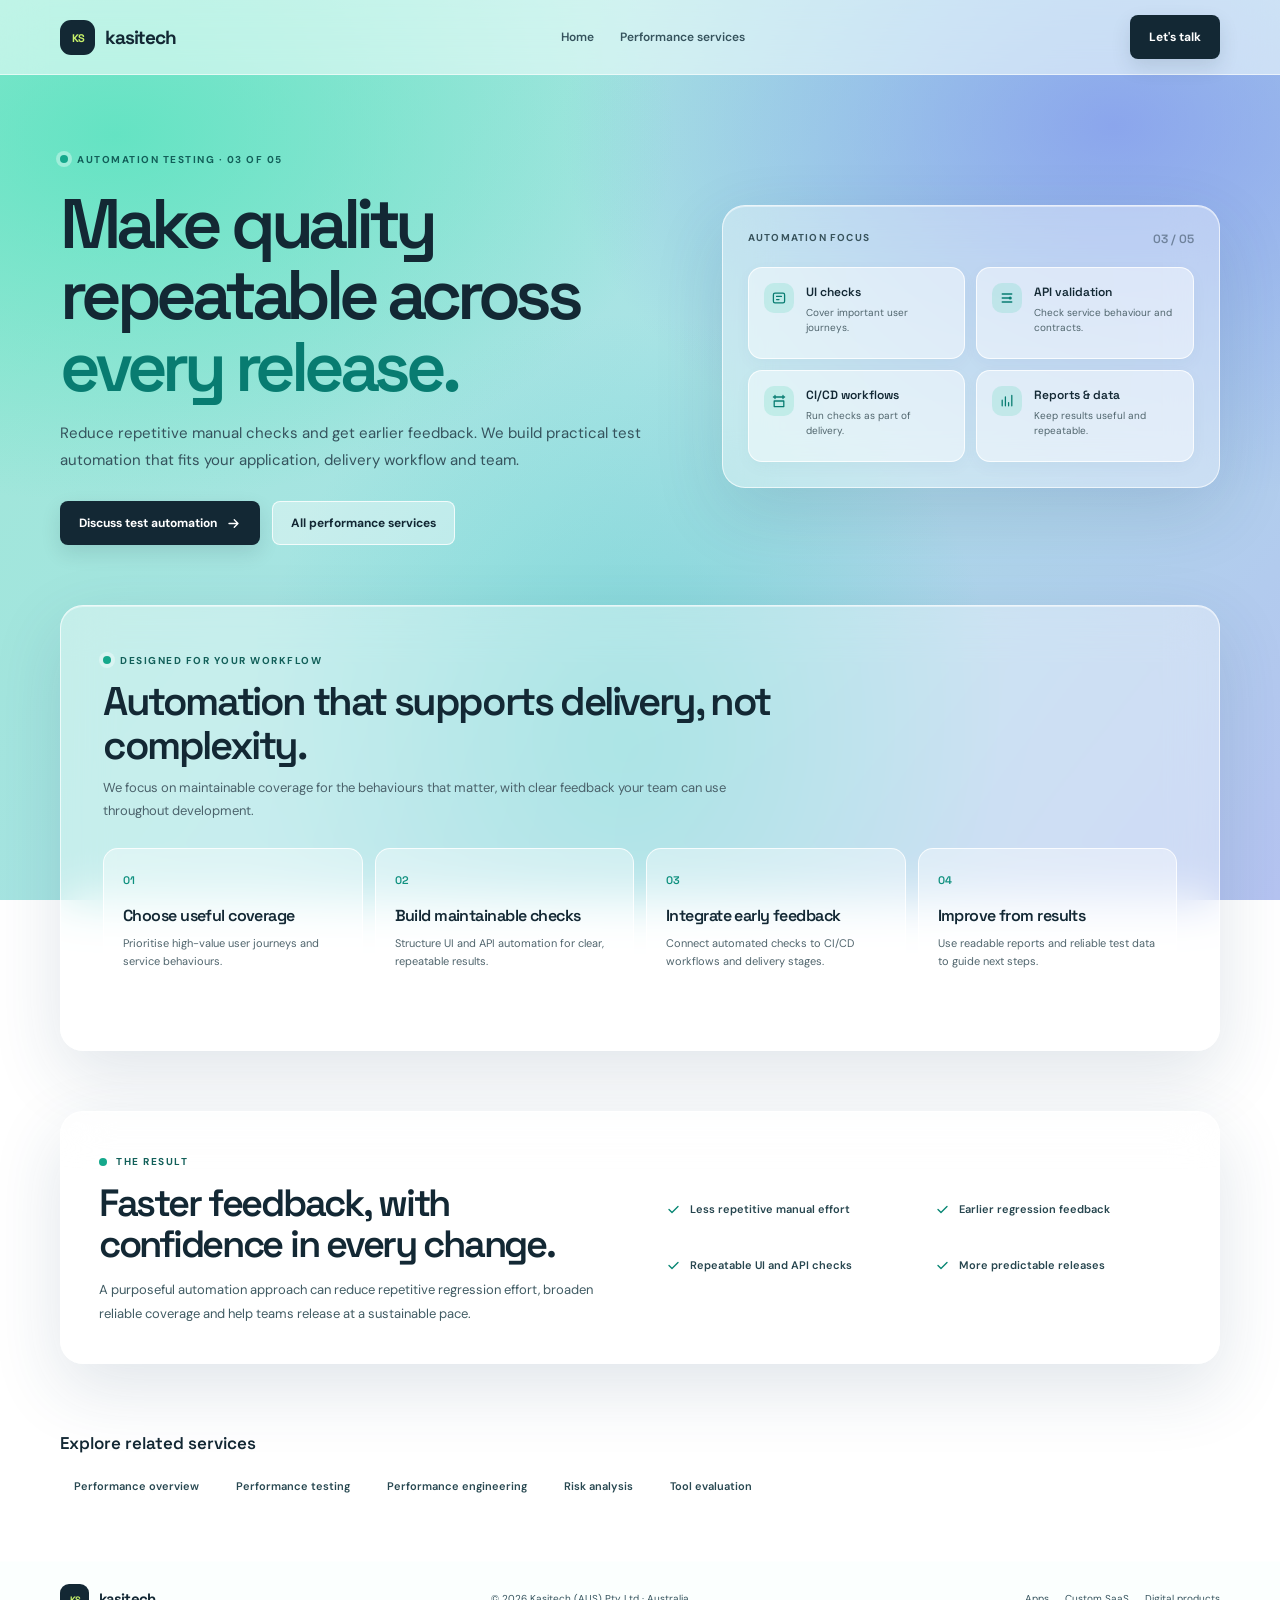
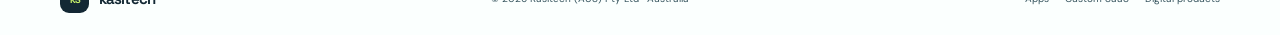
<file: automation-testing.html>
<!DOCTYPE html>
<html lang="en">
<head>
<meta charset="UTF-8">
<meta name="viewport" content="width=device-width, initial-scale=1.0">
<title>Automation Testing | Kasitech</title>
<meta name="description" content="Automate UI and API testing, integrate dependable checks into CI/CD and improve release confidence.">
<meta name="theme-color" content="#9be8d4">
<link rel="icon" type="image/png" href="favicon.png">
<link rel="preconnect" href="https://fonts.googleapis.com">
<link rel="preconnect" href="https://fonts.gstatic.com" crossorigin>
<link href="https://fonts.googleapis.com/css2?family=DM+Sans:wght@400;500;600;700&family=Space+Grotesk:wght@400;500;600;700&display=swap" rel="stylesheet">
<link rel="stylesheet" href="performance-services.css">
</head>
<body>
<header class="service-header">
    <nav class="service-nav service-shell" aria-label="Main navigation">
        <a class="service-brand" href="/" aria-label="Kasitech home"><span class="service-brand-mark" aria-hidden="true"><svg viewBox="0 0 40 40"><text x="20" y="27" text-anchor="middle" fill="currentColor" font-family="Space Grotesk, sans-serif" font-size="17" font-weight="700" letter-spacing="-1.5">KS</text></svg></span>kasitech</a>
        <div class="service-nav-links"><a href="/">Home</a><a href="/performance">Performance services</a></div>
        <a class="service-button" href="/?product=Performance%20engineering#contact">Let's talk</a>
    </nav>
</header>
<main>
    <section class="service-hero">
        <div class="service-shell service-hero-grid">
            <div class="service-hero-copy">
                <span class="service-eyebrow">Automation testing · 03 of 05</span>
                <h1>Make quality repeatable across <span>every release.</span></h1>
                <p>Reduce repetitive manual checks and get earlier feedback. We build practical test automation that fits your application, delivery workflow and team.</p>
                <div class="service-actions">
                    <a class="service-button" href="/?product=Performance%20engineering#contact">Discuss test automation
                        <svg viewBox="0 0 20 20" fill="none" aria-hidden="true"><path d="M4 10h12m-5-5 5 5-5 5" stroke="currentColor" stroke-width="1.8" stroke-linecap="round" stroke-linejoin="round"/></svg>
                    </a>
                    <a class="service-button service-button-secondary" href="/performance">All performance services</a>
                </div>
            </div>
            <aside class="glass-panel service-focus" aria-label="Automation testing focus">
                <div class="service-focus-heading"><span>Automation focus</span><strong>03 / 05</strong></div>
                <div class="focus-grid">
                    <div class="focus-item"><span class="focus-icon" aria-hidden="true"><svg viewBox="0 0 20 20" fill="none"><rect x="3" y="4" width="14" height="12" rx="2" stroke="currentColor" stroke-width="1.6"/><path d="M7 8h6M7 12h3" stroke="currentColor" stroke-width="1.6" stroke-linecap="round"/></svg></span><span><strong>UI checks</strong><small>Cover important user journeys.</small></span></div>
                    <div class="focus-item"><span class="focus-icon" aria-hidden="true"><svg viewBox="0 0 20 20" fill="none"><path d="M4 5h12M4 10h8m-8 5h12" stroke="currentColor" stroke-width="1.6" stroke-linecap="round"/><circle cx="14" cy="10" r="2" fill="currentColor"/></svg></span><span><strong>API validation</strong><small>Check service behaviour and contracts.</small></span></div>
                    <div class="focus-item"><span class="focus-icon" aria-hidden="true"><svg viewBox="0 0 20 20" fill="none"><path d="M3 5h14M5 3v4m10-4v4M4 10h12v7H4z" stroke="currentColor" stroke-width="1.6" stroke-linecap="round" stroke-linejoin="round"/></svg></span><span><strong>CI/CD workflows</strong><small>Run checks as part of delivery.</small></span></div>
                    <div class="focus-item"><span class="focus-icon" aria-hidden="true"><svg viewBox="0 0 20 20" fill="none"><path d="M4 16V9m4 7V5m4 11v-4m4 4V3" stroke="currentColor" stroke-width="1.6" stroke-linecap="round"/></svg></span><span><strong>Reports &amp; data</strong><small>Keep results useful and repeatable.</small></span></div>
                </div>
            </aside>
        </div>
    </section>
    <section class="service-section">
        <div class="service-shell glass-panel section-panel">
            <div class="section-heading">
                <span class="service-eyebrow">Designed for your workflow</span>
                <h2>Automation that supports delivery, not complexity.</h2>
                <p>We focus on maintainable coverage for the behaviours that matter, with clear feedback your team can use throughout development.</p>
            </div>
            <div class="detail-grid">
                <article class="detail-card"><span>01</span><h3>Choose useful coverage</h3><p>Prioritise high-value user journeys and service behaviours.</p></article>
                <article class="detail-card"><span>02</span><h3>Build maintainable checks</h3><p>Structure UI and API automation for clear, repeatable results.</p></article>
                <article class="detail-card"><span>03</span><h3>Integrate early feedback</h3><p>Connect automated checks to CI/CD workflows and delivery stages.</p></article>
                <article class="detail-card"><span>04</span><h3>Improve from results</h3><p>Use readable reports and reliable test data to guide next steps.</p></article>
            </div>
        </div>
    </section>
    <section class="service-outcomes">
        <div class="service-shell glass-panel outcome-grid">
            <div class="outcome-copy"><span class="service-eyebrow">The result</span><h2>Faster feedback, with confidence in every change.</h2><p>A purposeful automation approach can reduce repetitive regression effort, broaden reliable coverage and help teams release at a sustainable pace.</p></div>
            <div class="outcome-list" aria-label="Automation outcomes">
                <span><svg viewBox="0 0 20 20" fill="none" aria-hidden="true"><path d="m4 10 4 4 8-8" stroke="currentColor" stroke-width="1.8" stroke-linecap="round" stroke-linejoin="round"/></svg>Less repetitive manual effort</span>
                <span><svg viewBox="0 0 20 20" fill="none" aria-hidden="true"><path d="m4 10 4 4 8-8" stroke="currentColor" stroke-width="1.8" stroke-linecap="round" stroke-linejoin="round"/></svg>Earlier regression feedback</span>
                <span><svg viewBox="0 0 20 20" fill="none" aria-hidden="true"><path d="m4 10 4 4 8-8" stroke="currentColor" stroke-width="1.8" stroke-linecap="round" stroke-linejoin="round"/></svg>Repeatable UI and API checks</span>
                <span><svg viewBox="0 0 20 20" fill="none" aria-hidden="true"><path d="m4 10 4 4 8-8" stroke="currentColor" stroke-width="1.8" stroke-linecap="round" stroke-linejoin="round"/></svg>More predictable releases</span>
            </div>
        </div>
    </section>
    <section class="service-related">
        <div class="service-shell"><h2 class="related-heading">Explore related services</h2><div class="related-links"><a href="/performance">Performance overview</a><a href="/performance-testing">Performance testing</a><a href="/performance-engineering">Performance engineering</a><a href="/risk-analysis">Risk analysis</a><a href="/tool-evaluation">Tool evaluation</a></div></div>
    </section>
</main>
<footer class="service-footer"><div class="service-shell service-footer-inner">
    <a class="service-brand" href="/"><span class="service-brand-mark" aria-hidden="true"><svg viewBox="0 0 40 40"><text x="20" y="27" text-anchor="middle" fill="currentColor" font-family="Space Grotesk, sans-serif" font-size="17" font-weight="700" letter-spacing="-1.5">KS</text></svg></span>kasitech</a>
    <span class="service-footer-note">© 2026 Kasitech (AUS) Pty Ltd · Australia</span>
    <div class="service-footer-links"><a href="/apps">Apps</a><a href="/custom-saas">Custom SaaS</a><a href="/digital-products">Digital products</a></div>
</div></footer>
</body>
</html>
</file>
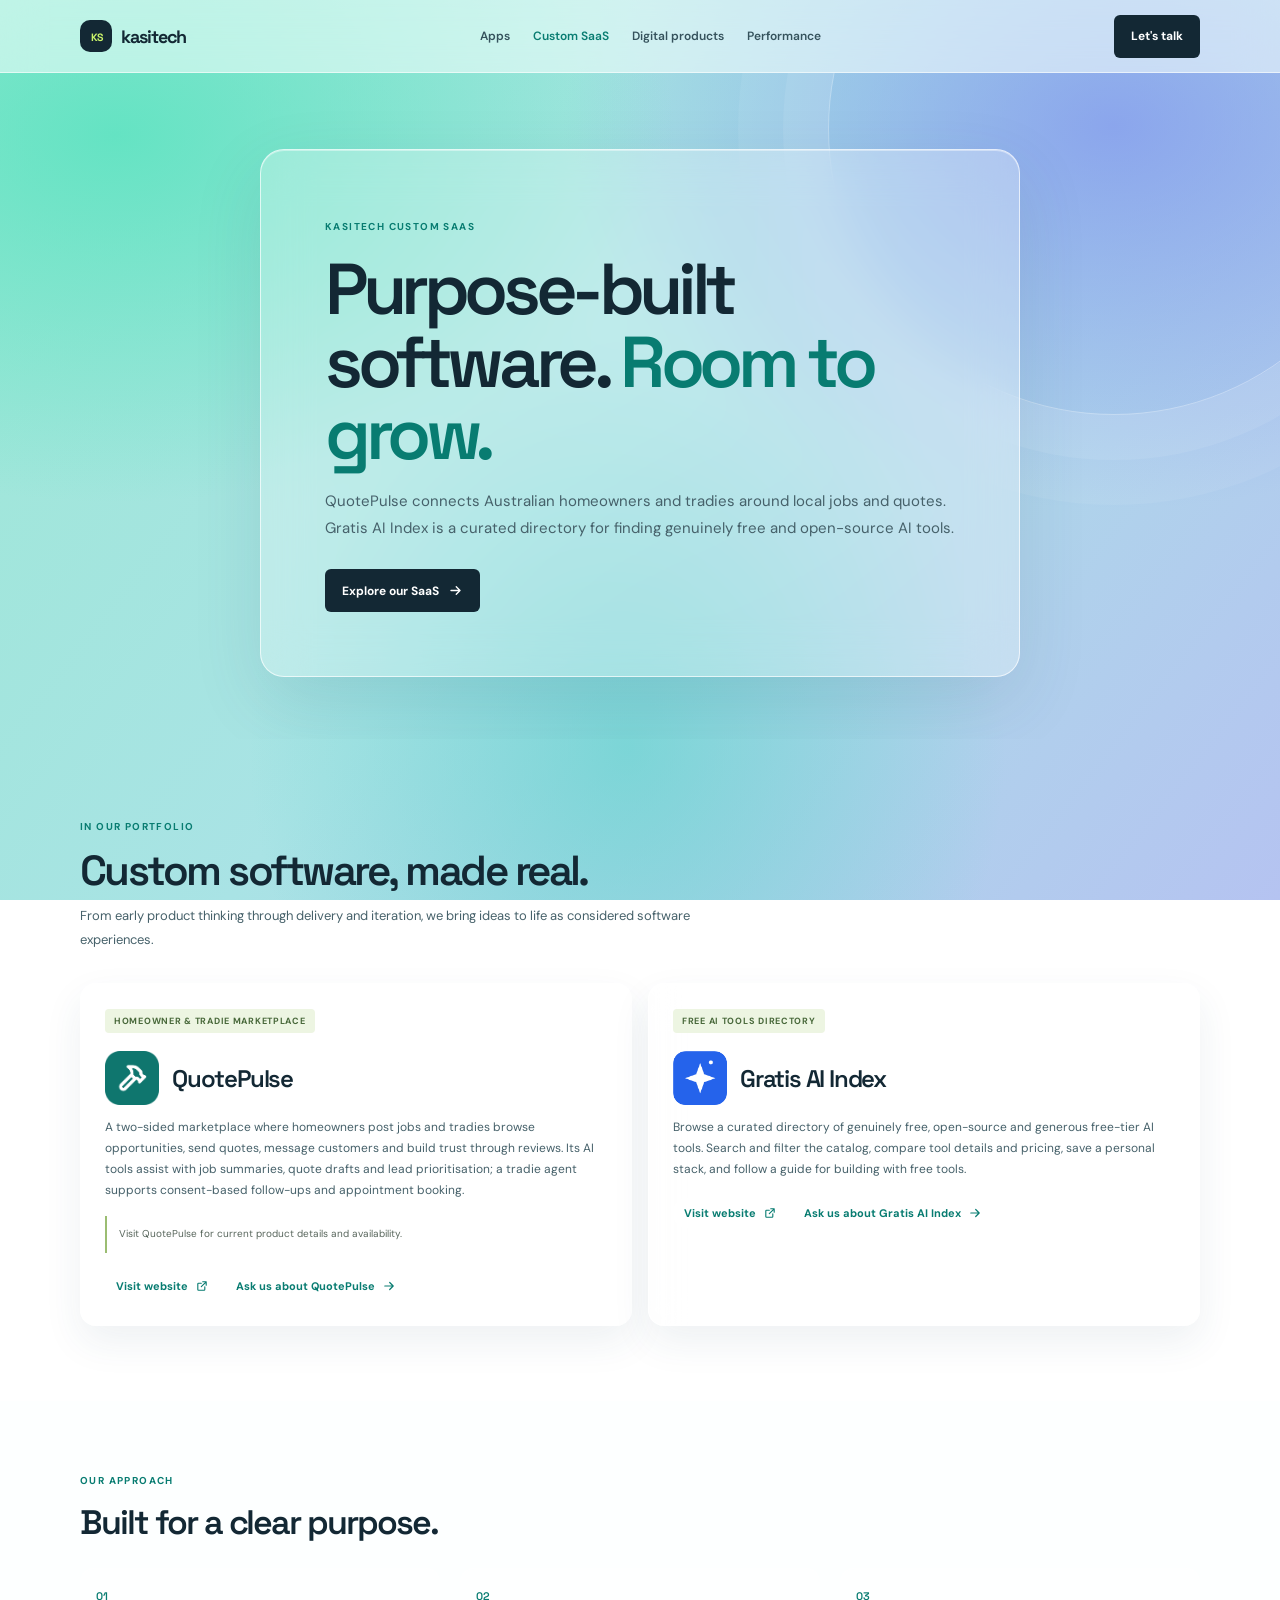
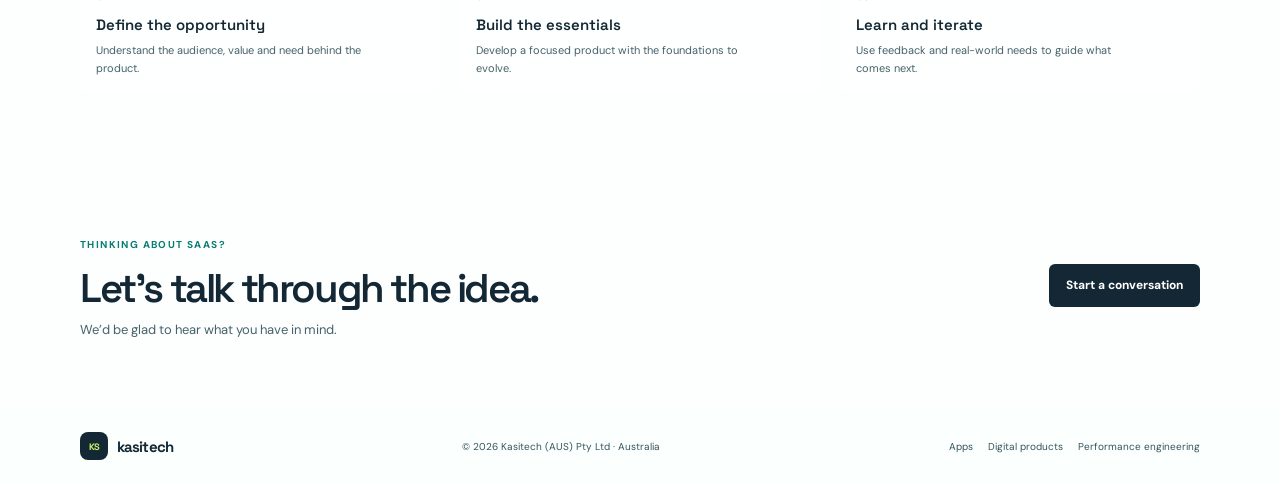
<file: custom-saas.html>
<!DOCTYPE html>
<html lang="en">
<head>
<meta charset="UTF-8">
<meta name="viewport" content="width=device-width, initial-scale=1.0">
<title>Custom SaaS | Kasitech</title>
<meta name="description" content="QuotePulse connects homeowners and tradies in an AI-enabled job marketplace. Gratis AI Index helps people discover verified free AI tools.">
<meta name="theme-color" content="#9be8d4">
<link rel="icon" type="image/png" href="favicon.png">
<link rel="preconnect" href="https://fonts.googleapis.com">
<link rel="preconnect" href="https://fonts.gstatic.com" crossorigin>
<link href="https://fonts.googleapis.com/css2?family=DM+Sans:wght@400;500;600;700&family=Space+Grotesk:wght@400;500;600;700&display=swap" rel="stylesheet">
<link rel="stylesheet" href="portfolio.css">
</head>
<body>
<header>
    <nav class="nav shell" aria-label="Main navigation">
        <a class="brand" href="/"><span class="brand-mark" aria-hidden="true"><svg viewBox="0 0 40 40"><text x="20" y="27" text-anchor="middle" fill="currentColor" font-family="Space Grotesk, sans-serif" font-size="17" font-weight="700" letter-spacing="-1.5">KS</text></svg></span>kasitech</a>
        <div class="nav-links">
            <a href="/apps">Apps</a>
            <a href="/custom-saas" aria-current="page">Custom SaaS</a>
            <a href="/digital-products">Digital products</a>
            <a href="/performance">Performance</a>
        </div>
        <a class="button" href="/#contact">Let's talk</a>
    </nav>
</header>
<main>
    <section class="hero">
        <div class="shell hero-inner">
            <span class="eyebrow">Kasitech custom SaaS</span>
            <h1>Purpose-built software. <span>Room to grow.</span></h1>
            <p>QuotePulse connects Australian homeowners and tradies around local jobs and quotes. Gratis AI Index is a curated directory for finding genuinely free and open-source AI tools.</p>
            <a class="button" href="#portfolio">Explore our SaaS
                <svg viewBox="0 0 20 20" fill="none" aria-hidden="true"><path d="M4 10h12m-5-5 5 5-5 5" stroke="currentColor" stroke-width="1.8" stroke-linecap="round" stroke-linejoin="round"/></svg>
            </a>
        </div>
    </section>
    <section class="section" id="portfolio">
        <div class="shell">
            <div class="section-heading">
                <span class="eyebrow">In our portfolio</span>
                <h2>Custom software, made real.</h2>
                <p>From early product thinking through delivery and iteration, we bring ideas to life as considered software experiences.</p>
            </div>
            <div class="product-grid">
                <article class="product-card">
                    <span class="product-label">Homeowner &amp; tradie marketplace</span>
                    <div class="product-brand"><img src="assets/products/quotepulse.png" alt="QuotePulse logo"><h3>QuotePulse</h3></div>
                    <p>A two-sided marketplace where homeowners post jobs and tradies browse opportunities, send quotes, message customers and build trust through reviews. Its AI tools assist with job summaries, quote drafts and lead prioritisation; a tradie agent supports consent-based follow-ups and appointment booking.</p>
                    <div class="product-note">Visit QuotePulse for current product details and availability.</div>
                    <div class="product-links">
                        <a class="product-website-link" href="https://quotepulse.com.au/" target="_blank" rel="noopener noreferrer" aria-label="Visit QuotePulse website">Visit website
                            <svg viewBox="0 0 20 20" fill="none" aria-hidden="true"><path d="M11 4h5v5m0-5-7 7M14 11v4a1 1 0 0 1-1 1H5a1 1 0 0 1-1-1V7a1 1 0 0 1 1-1h4" stroke="currentColor" stroke-width="1.6" stroke-linecap="round" stroke-linejoin="round"/></svg>
                        </a>
                        <a href="/?product=QuotePulse#contact">Ask us about QuotePulse
                            <svg viewBox="0 0 20 20" fill="none" aria-hidden="true"><path d="M4 10h12m-5-5 5 5-5 5" stroke="currentColor" stroke-width="1.7" stroke-linecap="round" stroke-linejoin="round"/></svg>
                        </a>
                    </div>
                </article>
                <article class="product-card">
                    <span class="product-label">Free AI tools directory</span>
                    <div class="product-brand"><img src="assets/products/gratisai-index.png" alt="GratisAI Index logo"><h3>Gratis AI Index</h3></div>
                    <p>Browse a curated directory of genuinely free, open-source and generous free-tier AI tools. Search and filter the catalog, compare tool details and pricing, save a personal stack, and follow a guide for building with free tools.</p>
                    <div class="product-links">
                        <a class="product-website-link" href="https://gratisai.com.au/" target="_blank" rel="noopener noreferrer" aria-label="Visit Gratis AI Index website">Visit website
                            <svg viewBox="0 0 20 20" fill="none" aria-hidden="true"><path d="M11 4h5v5m0-5-7 7M14 11v4a1 1 0 0 1-1 1H5a1 1 0 0 1-1-1V7a1 1 0 0 1 1-1h4" stroke="currentColor" stroke-width="1.6" stroke-linecap="round" stroke-linejoin="round"/></svg>
                        </a>
                        <a href="/?product=Gratis%20AI%20Index#contact">Ask us about Gratis AI Index
                            <svg viewBox="0 0 20 20" fill="none" aria-hidden="true"><path d="M4 10h12m-5-5 5 5-5 5" stroke="currentColor" stroke-width="1.7" stroke-linecap="round" stroke-linejoin="round"/></svg>
                        </a>
                    </div>
                </article>
            </div>
        </div>
    </section>
    <section class="approach">
        <div class="shell">
            <span class="eyebrow">Our approach</span>
            <h2>Built for a clear purpose.</h2>
            <div class="steps">
                <div class="step"><span>01</span><h3>Define the opportunity</h3><p>Understand the audience, value and need behind the product.</p></div>
                <div class="step"><span>02</span><h3>Build the essentials</h3><p>Develop a focused product with the foundations to evolve.</p></div>
                <div class="step"><span>03</span><h3>Learn and iterate</h3><p>Use feedback and real-world needs to guide what comes next.</p></div>
            </div>
        </div>
    </section>
    <section class="contact">
        <div class="shell contact-inner">
            <div><span class="eyebrow">Thinking about SaaS?</span><h2>Let's talk through the idea.</h2><p>We’d be glad to hear what you have in mind.</p></div>
            <a class="button" href="/#contact">Start a conversation</a>
        </div>
    </section>
</main>
<footer><div class="shell footer-inner">
    <a class="brand footer-brand" href="/"><span class="brand-mark" aria-hidden="true"><svg viewBox="0 0 40 40"><text x="20" y="27" text-anchor="middle" fill="currentColor" font-family="Space Grotesk, sans-serif" font-size="17" font-weight="700" letter-spacing="-1.5">KS</text></svg></span>kasitech</a>
    <span class="footer-note">© 2026 Kasitech (AUS) Pty Ltd · Australia</span>
    <div class="footer-links"><a href="/apps">Apps</a><a href="/digital-products">Digital products</a><a href="/performance">Performance engineering</a></div>
</div></footer>
</body>
</html>
</file>
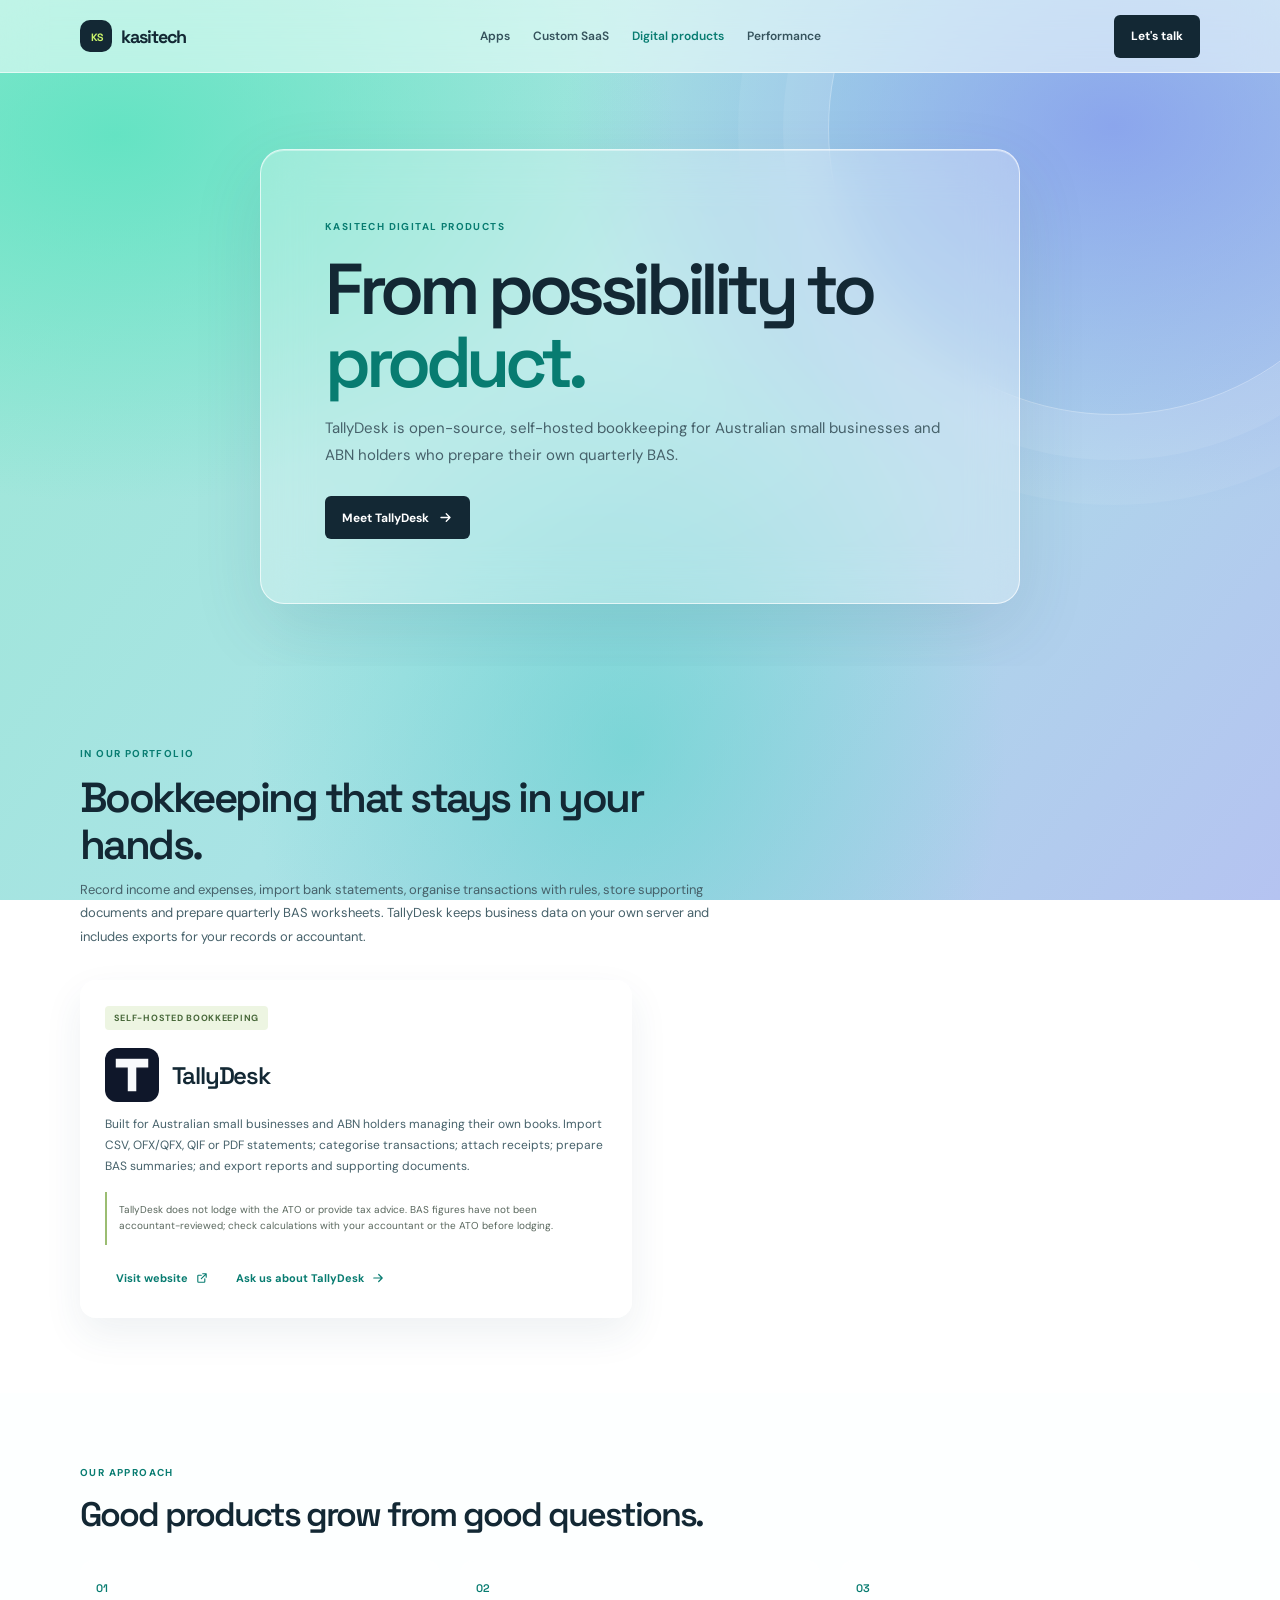
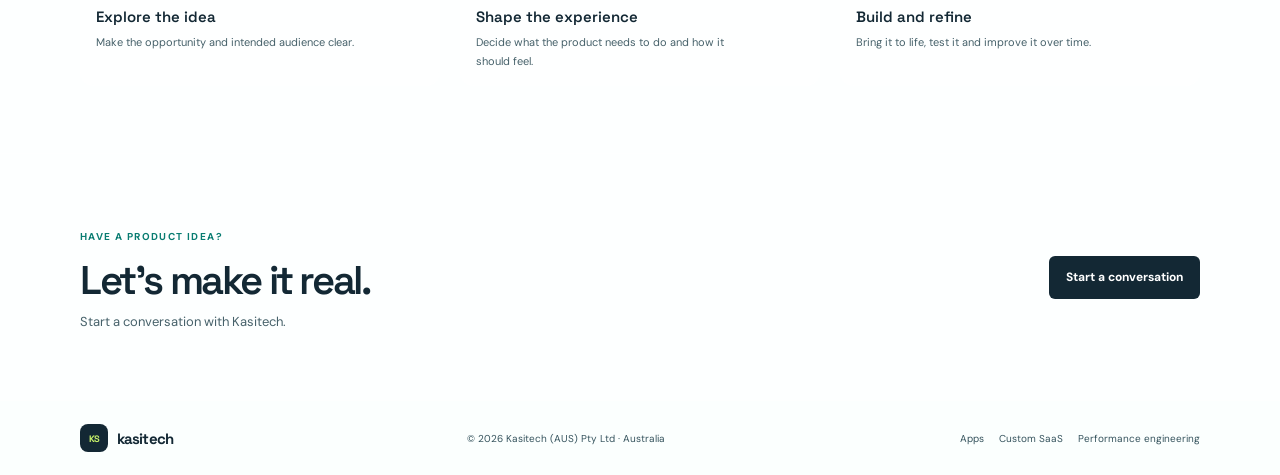
<file: digital-products.html>
<!DOCTYPE html>
<html lang="en">
<head>
<meta charset="UTF-8">
<meta name="viewport" content="width=device-width, initial-scale=1.0">
<title>Digital Products | Kasitech</title>
<meta name="description" content="TallyDesk is open-source, self-hosted bookkeeping software for Australian small businesses preparing quarterly BAS reports.">
<meta name="theme-color" content="#9be8d4">
<link rel="icon" type="image/png" href="favicon.png">
<link rel="preconnect" href="https://fonts.googleapis.com">
<link rel="preconnect" href="https://fonts.gstatic.com" crossorigin>
<link href="https://fonts.googleapis.com/css2?family=DM+Sans:wght@400;500;600;700&family=Space+Grotesk:wght@400;500;600;700&display=swap" rel="stylesheet">
<link rel="stylesheet" href="portfolio.css">
</head>
<body>
<header>
    <nav class="nav shell" aria-label="Main navigation">
        <a class="brand" href="/"><span class="brand-mark" aria-hidden="true"><svg viewBox="0 0 40 40"><text x="20" y="27" text-anchor="middle" fill="currentColor" font-family="Space Grotesk, sans-serif" font-size="17" font-weight="700" letter-spacing="-1.5">KS</text></svg></span>kasitech</a>
        <div class="nav-links">
            <a href="/apps">Apps</a>
            <a href="/custom-saas">Custom SaaS</a>
            <a href="/digital-products" aria-current="page">Digital products</a>
            <a href="/performance">Performance</a>
        </div>
        <a class="button" href="/#contact">Let's talk</a>
    </nav>
</header>
<main>
    <section class="hero">
        <div class="shell hero-inner">
            <span class="eyebrow">Kasitech digital products</span>
            <h1>From possibility to <span>product.</span></h1>
            <p>TallyDesk is open-source, self-hosted bookkeeping for Australian small businesses and ABN holders who prepare their own quarterly BAS.</p>
            <a class="button" href="#portfolio">Meet TallyDesk
                <svg viewBox="0 0 20 20" fill="none" aria-hidden="true"><path d="M4 10h12m-5-5 5 5-5 5" stroke="currentColor" stroke-width="1.8" stroke-linecap="round" stroke-linejoin="round"/></svg>
            </a>
        </div>
    </section>
    <section class="section" id="portfolio">
        <div class="shell">
            <div class="section-heading">
                <span class="eyebrow">In our portfolio</span>
                <h2>Bookkeeping that stays in your hands.</h2>
                <p>Record income and expenses, import bank statements, organise transactions with rules, store supporting documents and prepare quarterly BAS worksheets. TallyDesk keeps business data on your own server and includes exports for your records or accountant.</p>
            </div>
            <div class="product-grid">
                <article class="product-card single-card">
                    <span class="product-label">Self-hosted bookkeeping</span>
                    <div class="product-brand"><img src="assets/products/tallydesk.png" alt="TallyDesk logo"><h3>TallyDesk</h3></div>
                    <p>Built for Australian small businesses and ABN holders managing their own books. Import CSV, OFX/QFX, QIF or PDF statements; categorise transactions; attach receipts; prepare BAS summaries; and export reports and supporting documents.</p>
                    <div class="product-note">TallyDesk does not lodge with the ATO or provide tax advice. BAS figures have not been accountant-reviewed; check calculations with your accountant or the ATO before lodging.</div>
                    <div class="product-links">
                        <a class="product-website-link" href="https://tallydesk.com.au/" target="_blank" rel="noopener noreferrer" aria-label="Visit TallyDesk website">Visit website
                            <svg viewBox="0 0 20 20" fill="none" aria-hidden="true"><path d="M11 4h5v5m0-5-7 7M14 11v4a1 1 0 0 1-1 1H5a1 1 0 0 1-1-1V7a1 1 0 0 1 1-1h4" stroke="currentColor" stroke-width="1.6" stroke-linecap="round" stroke-linejoin="round"/></svg>
                        </a>
                        <a href="/?product=TallyDesk#contact">Ask us about TallyDesk
                            <svg viewBox="0 0 20 20" fill="none" aria-hidden="true"><path d="M4 10h12m-5-5 5 5-5 5" stroke="currentColor" stroke-width="1.7" stroke-linecap="round" stroke-linejoin="round"/></svg>
                        </a>
                    </div>
                </article>
            </div>
        </div>
    </section>
    <section class="approach">
        <div class="shell">
            <span class="eyebrow">Our approach</span>
            <h2>Good products grow from good questions.</h2>
            <div class="steps">
                <div class="step"><span>01</span><h3>Explore the idea</h3><p>Make the opportunity and intended audience clear.</p></div>
                <div class="step"><span>02</span><h3>Shape the experience</h3><p>Decide what the product needs to do and how it should feel.</p></div>
                <div class="step"><span>03</span><h3>Build and refine</h3><p>Bring it to life, test it and improve it over time.</p></div>
            </div>
        </div>
    </section>
    <section class="contact">
        <div class="shell contact-inner">
            <div><span class="eyebrow">Have a product idea?</span><h2>Let's make it real.</h2><p>Start a conversation with Kasitech.</p></div>
            <a class="button" href="/#contact">Start a conversation</a>
        </div>
    </section>
</main>
<footer><div class="shell footer-inner">
    <a class="brand footer-brand" href="/"><span class="brand-mark" aria-hidden="true"><svg viewBox="0 0 40 40"><text x="20" y="27" text-anchor="middle" fill="currentColor" font-family="Space Grotesk, sans-serif" font-size="17" font-weight="700" letter-spacing="-1.5">KS</text></svg></span>kasitech</a>
    <span class="footer-note">© 2026 Kasitech (AUS) Pty Ltd · Australia</span>
    <div class="footer-links"><a href="/apps">Apps</a><a href="/custom-saas">Custom SaaS</a><a href="/performance">Performance engineering</a></div>
</div></footer>
</body>
</html>
</file>
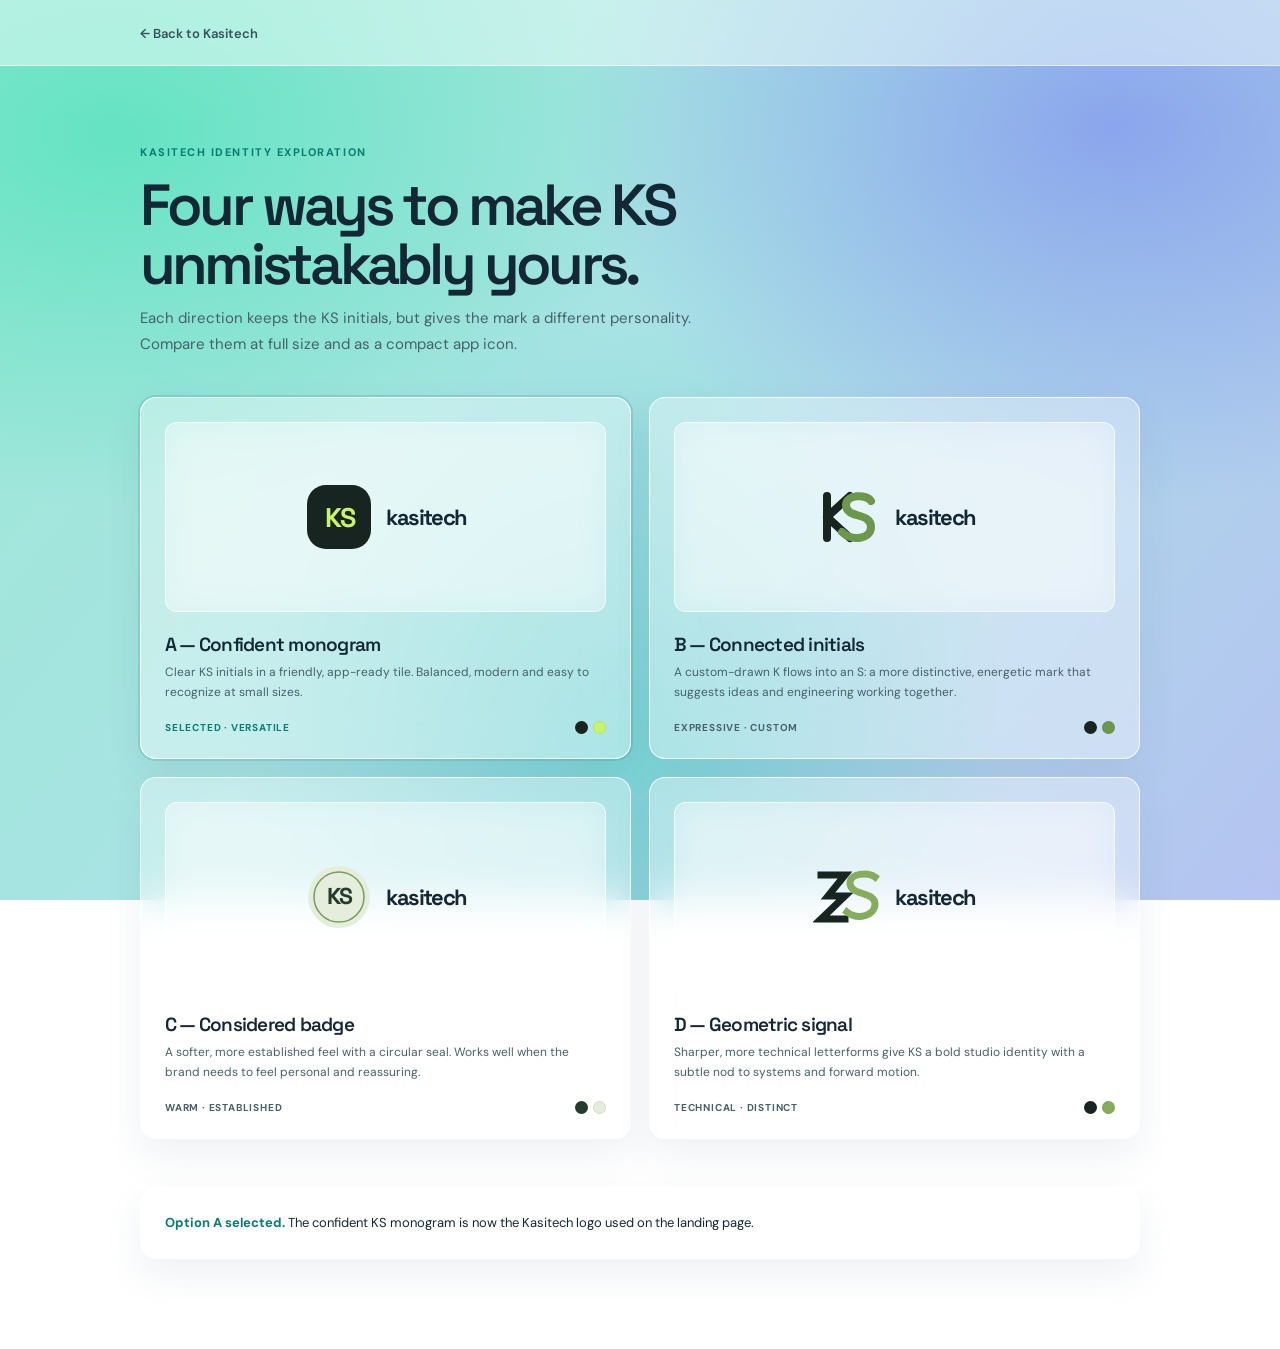
<file: logo-options.html>
<!DOCTYPE html>
<html lang="en">
<head>
<meta charset="UTF-8">
<meta name="viewport" content="width=device-width, initial-scale=1.0">
<title>Kasitech | KS Logo Options</title>
<link rel="preconnect" href="https://fonts.googleapis.com">
<link rel="preconnect" href="https://fonts.gstatic.com" crossorigin>
<link href="https://fonts.googleapis.com/css2?family=DM+Sans:wght@400;500;600;700&family=Space+Grotesk:wght@400;500;600;700&display=swap" rel="stylesheet">
<style>
:root { --ink: #132834; --paper: #9be8d4; --muted: #46616a; --green: #c9f36a; --line: rgba(255,255,255,.66); }
* { box-sizing: border-box; }
body { margin: 0; color: var(--ink); background: radial-gradient(ellipse at 9% 15%, rgba(84,226,189,.78), transparent 34%), radial-gradient(ellipse at 87% 14%, rgba(126,145,238,.72), transparent 35%), radial-gradient(ellipse at 49% 83%, rgba(94,210,204,.62), transparent 41%), linear-gradient(128deg,#9be8d4 0%,#a9e3e5 47%,#b5c3f1 100%); background-attachment: fixed; font-family: "DM Sans", sans-serif; }
a { color: inherit; }
.shell { width: min(100% - 40px, 1000px); margin: 0 auto; }
header { padding: 22px 0; border-bottom: 1px solid rgba(255,255,255,.58); background: rgba(245,255,253,.48); backdrop-filter: blur(20px); }
.back { color: #35535d; font-size: 13px; font-weight: 600; text-decoration: none; }
main { padding: 74px 0 90px; }
.eyebrow { color: #087c71; font-size: 11px; font-weight: 700; letter-spacing: .14em; text-transform: uppercase; }
h1 { max-width: 700px; margin: 15px 0 12px; font: 600 clamp(38px, 6vw, 58px)/1.02 "Space Grotesk", sans-serif; letter-spacing: -.065em; }
.intro { max-width: 600px; margin: 0; color: var(--muted); font-size: 15px; line-height: 1.7; }
.grid { display: grid; grid-template-columns: repeat(2, 1fr); gap: 18px; margin-top: 40px; }
.card { padding: 24px; border: 1px solid rgba(255,255,255,.82); border-radius: 16px; background: rgba(255,255,255,.36); box-shadow: 0 16px 38px rgba(38,74,103,.08); backdrop-filter: blur(20px); }
.card.selected { border-color: rgba(255,255,255,.98); box-shadow: 0 0 0 2px rgba(8,124,113,.16), 0 16px 38px rgba(38,74,103,.1); }
.sample { min-height: 190px; display: grid; place-items: center; border: 1px solid rgba(255,255,255,.68); border-radius: 12px; background: rgba(255,255,255,.3); backdrop-filter: blur(16px); }
.wordmark { display: flex; align-items: center; gap: 12px; font: 700 22px "Space Grotesk", sans-serif; letter-spacing: -.07em; }
.mark { width: 70px; height: 70px; display: grid; place-items: center; }
.mark svg { width: 100%; height: 100%; }
.card h2 { margin: 20px 0 6px; font: 600 19px "Space Grotesk", sans-serif; letter-spacing: -.04em; }
.card p { min-height: 42px; margin: 0; color: var(--muted); font-size: 12px; line-height: 1.65; }
.meta { display: flex; align-items: center; justify-content: space-between; gap: 12px; margin-top: 16px; }
.tag { color: #46616a; font-size: 10px; font-weight: 700; letter-spacing: .08em; text-transform: uppercase; }
.selected .tag { color: #087c71; }
.palette { display: flex; gap: 5px; }
.swatch { width: 13px; height: 13px; border: 1px solid rgba(0,0,0,.08); border-radius: 50%; }
.pick { margin-top: 48px; padding: 24px; border: 1px solid rgba(255,255,255,.78); border-radius: 16px; color: var(--ink); background: rgba(255,255,255,.38); box-shadow: 0 16px 38px rgba(38,74,103,.08); backdrop-filter: blur(20px); font-size: 13px; line-height: 1.7; }
.pick strong { color: #087c71; }
@media (max-width: 650px) { .grid { grid-template-columns: 1fr; } main { padding-top: 52px; } .card p { min-height: 0; } }
</style>
</head>
<body>
<header><div class="shell"><a class="back" href="/">← Back to Kasitech</a></div></header>
<main class="shell">
    <span class="eyebrow">Kasitech identity exploration</span>
    <h1>Four ways to make KS unmistakably yours.</h1>
    <p class="intro">Each direction keeps the KS initials, but gives the mark a different personality. Compare them at full size and as a compact app icon.</p>
    <div class="grid">
        <article class="card selected">
            <div class="sample">
                <div class="wordmark">
                    <span class="mark">
                        <svg viewBox="0 0 70 70" role="img" aria-label="Option A: KS monogram in a rounded square">
                            <rect x="3" y="3" width="64" height="64" rx="19" fill="#17241f"/>
                            <text x="35" y="45" text-anchor="middle" fill="#c9f36a" font-family="Space Grotesk, sans-serif" font-size="27" font-weight="700" letter-spacing="-2.5">KS</text>
                        </svg>
                    </span>kasitech
                </div>
            </div>
            <h2>A — Confident monogram</h2>
            <p>Clear KS initials in a friendly, app-ready tile. Balanced, modern and easy to recognize at small sizes.</p>
            <div class="meta"><span class="tag">Selected · Versatile</span><span class="palette"><i class="swatch" style="background:#17241f"></i><i class="swatch" style="background:#c9f36a"></i></span></div>
        </article>
        <article class="card">
            <div class="sample">
                <div class="wordmark">
                    <span class="mark">
                        <svg viewBox="0 0 70 70" role="img" aria-label="Option B: interlocking KS monogram">
                            <path d="M14 14v42M14 35l23-21M14 35l23 21" fill="none" stroke="#17241f" stroke-width="8" stroke-linecap="round" stroke-linejoin="round"/>
                            <path d="M58 19c-4-7-25-7-25 4 0 14 25 7 25 22 0 12-19 15-29 5" fill="none" stroke="#6b984c" stroke-width="8" stroke-linecap="round"/>
                        </svg>
                    </span>kasitech
                </div>
            </div>
            <h2>B — Connected initials</h2>
            <p>A custom-drawn K flows into an S: a more distinctive, energetic mark that suggests ideas and engineering working together.</p>
            <div class="meta"><span class="tag">Expressive · Custom</span><span class="palette"><i class="swatch" style="background:#17241f"></i><i class="swatch" style="background:#6b984c"></i></span></div>
        </article>
        <article class="card">
            <div class="sample">
                <div class="wordmark">
                    <span class="mark">
                        <svg viewBox="0 0 70 70" role="img" aria-label="Option C: KS initials in a circular badge">
                            <circle cx="35" cy="35" r="31" fill="#e5eedc"/>
                            <circle cx="35" cy="35" r="25" fill="none" stroke="#799b5e" stroke-width="1.5"/>
                            <text x="35" y="42" text-anchor="middle" fill="#253b2d" font-family="Space Grotesk, sans-serif" font-size="23" font-weight="700" letter-spacing="-2">KS</text>
                        </svg>
                    </span>kasitech
                </div>
            </div>
            <h2>C — Considered badge</h2>
            <p>A softer, more established feel with a circular seal. Works well when the brand needs to feel personal and reassuring.</p>
            <div class="meta"><span class="tag">Warm · Established</span><span class="palette"><i class="swatch" style="background:#253b2d"></i><i class="swatch" style="background:#e5eedc"></i></span></div>
        </article>
        <article class="card">
            <div class="sample">
                <div class="wordmark">
                    <span class="mark">
                        <svg viewBox="0 0 70 70" role="img" aria-label="Option D: geometric KS monogram">
                            <path d="M8 13h24L15 34h17L8 57h24" fill="none" stroke="#17241f" stroke-width="7" stroke-linecap="square" stroke-linejoin="miter"/>
                            <path d="M62 15c-7-5-25-4-25 6 0 13 25 8 25 21 0 11-16 17-28 8" fill="none" stroke="#86ad5c" stroke-width="7" stroke-linecap="square"/>
                        </svg>
                    </span>kasitech
                </div>
            </div>
            <h2>D — Geometric signal</h2>
            <p>Sharper, more technical letterforms give KS a bold studio identity with a subtle nod to systems and forward motion.</p>
            <div class="meta"><span class="tag">Technical · Distinct</span><span class="palette"><i class="swatch" style="background:#17241f"></i><i class="swatch" style="background:#86ad5c"></i></span></div>
        </article>
    </div>
    <div class="pick"><strong>Option A selected.</strong> The confident KS monogram is now the Kasitech logo used on the landing page.</div>
</main>
</body>
</html>
</file>
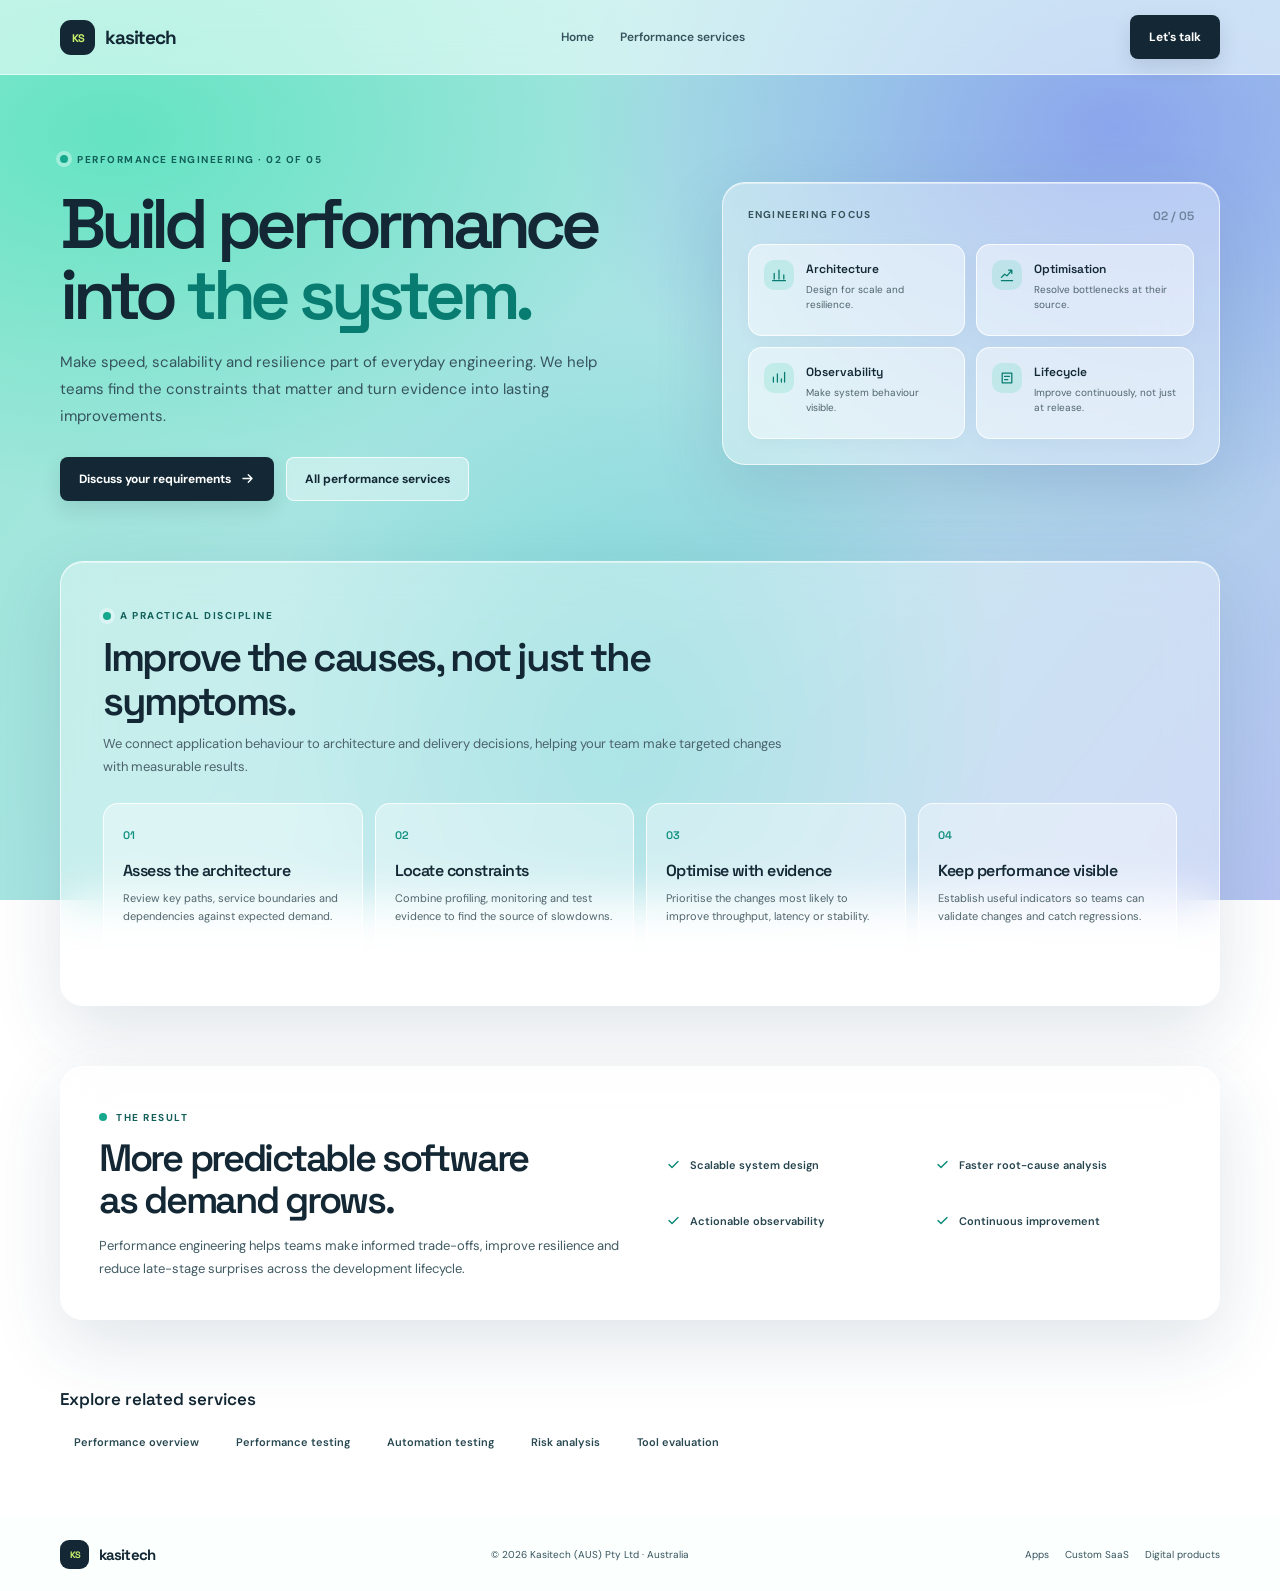
<file: performance-engineering.html>
<!DOCTYPE html>
<html lang="en">
<head>
<meta charset="UTF-8">
<meta name="viewport" content="width=device-width, initial-scale=1.0">
<title>Performance Engineering | Kasitech</title>
<meta name="description" content="Build performance into your software lifecycle with architecture reviews, optimisation, scalability planning and observability.">
<meta name="theme-color" content="#9be8d4">
<link rel="icon" type="image/png" href="favicon.png">
<link rel="preconnect" href="https://fonts.googleapis.com">
<link rel="preconnect" href="https://fonts.gstatic.com" crossorigin>
<link href="https://fonts.googleapis.com/css2?family=DM+Sans:wght@400;500;600;700&family=Space+Grotesk:wght@400;500;600;700&display=swap" rel="stylesheet">
<link rel="stylesheet" href="performance-services.css">
</head>
<body>
<header class="service-header">
    <nav class="service-nav service-shell" aria-label="Main navigation">
        <a class="service-brand" href="/" aria-label="Kasitech home"><span class="service-brand-mark" aria-hidden="true"><svg viewBox="0 0 40 40"><text x="20" y="27" text-anchor="middle" fill="currentColor" font-family="Space Grotesk, sans-serif" font-size="17" font-weight="700" letter-spacing="-1.5">KS</text></svg></span>kasitech</a>
        <div class="service-nav-links">
            <a href="/">Home</a>
            <a href="/performance">Performance services</a>
        </div>
        <a class="service-button" href="/?product=Performance%20engineering#contact">Let's talk</a>
    </nav>
</header>
<main>
    <section class="service-hero">
        <div class="service-shell service-hero-grid">
            <div class="service-hero-copy">
                <span class="service-eyebrow">Performance engineering · 02 of 05</span>
                <h1>Build performance into <span>the system.</span></h1>
                <p>Make speed, scalability and resilience part of everyday engineering. We help teams find the constraints that matter and turn evidence into lasting improvements.</p>
                <div class="service-actions">
                    <a class="service-button" href="/?product=Performance%20engineering#contact">Discuss your requirements
                        <svg viewBox="0 0 20 20" fill="none" aria-hidden="true"><path d="M4 10h12m-5-5 5 5-5 5" stroke="currentColor" stroke-width="1.8" stroke-linecap="round" stroke-linejoin="round"/></svg>
                    </a>
                    <a class="service-button service-button-secondary" href="/performance">All performance services</a>
                </div>
            </div>
            <aside class="glass-panel service-focus" aria-label="Performance engineering focus">
                <div class="service-focus-heading"><span>Engineering focus</span><strong>02 / 05</strong></div>
                <div class="focus-grid">
                    <div class="focus-item"><span class="focus-icon" aria-hidden="true"><svg viewBox="0 0 20 20" fill="none"><path d="M4 15V8m6 7V4m6 11v-5M2 17h16" stroke="currentColor" stroke-width="1.6" stroke-linecap="round"/></svg></span><span><strong>Architecture</strong><small>Design for scale and resilience.</small></span></div>
                    <div class="focus-item"><span class="focus-icon" aria-hidden="true"><svg viewBox="0 0 20 20" fill="none"><path d="m3 13 4-4 3 2 6-7m0 0h-4m4 0v4M3 17h14" stroke="currentColor" stroke-width="1.6" stroke-linecap="round" stroke-linejoin="round"/></svg></span><span><strong>Optimisation</strong><small>Resolve bottlenecks at their source.</small></span></div>
                    <div class="focus-item"><span class="focus-icon" aria-hidden="true"><svg viewBox="0 0 20 20" fill="none"><path d="M3 15V9m5 6V5m5 10v-4m4 4V3" stroke="currentColor" stroke-width="1.6" stroke-linecap="round"/></svg></span><span><strong>Observability</strong><small>Make system behaviour visible.</small></span></div>
                    <div class="focus-item"><span class="focus-icon" aria-hidden="true"><svg viewBox="0 0 20 20" fill="none"><path d="M4 4h12v12H4zM7 8h6M7 12h4" stroke="currentColor" stroke-width="1.6" stroke-linecap="round" stroke-linejoin="round"/></svg></span><span><strong>Lifecycle</strong><small>Improve continuously, not just at release.</small></span></div>
                </div>
            </aside>
        </div>
    </section>
    <section class="service-section">
        <div class="service-shell glass-panel section-panel">
            <div class="section-heading">
                <span class="service-eyebrow">A practical discipline</span>
                <h2>Improve the causes, not just the symptoms.</h2>
                <p>We connect application behaviour to architecture and delivery decisions, helping your team make targeted changes with measurable results.</p>
            </div>
            <div class="detail-grid">
                <article class="detail-card"><span>01</span><h3>Assess the architecture</h3><p>Review key paths, service boundaries and dependencies against expected demand.</p></article>
                <article class="detail-card"><span>02</span><h3>Locate constraints</h3><p>Combine profiling, monitoring and test evidence to find the source of slowdowns.</p></article>
                <article class="detail-card"><span>03</span><h3>Optimise with evidence</h3><p>Prioritise the changes most likely to improve throughput, latency or stability.</p></article>
                <article class="detail-card"><span>04</span><h3>Keep performance visible</h3><p>Establish useful indicators so teams can validate changes and catch regressions.</p></article>
            </div>
        </div>
    </section>
    <section class="service-outcomes">
        <div class="service-shell glass-panel outcome-grid">
            <div class="outcome-copy"><span class="service-eyebrow">The result</span><h2>More predictable software as demand grows.</h2><p>Performance engineering helps teams make informed trade-offs, improve resilience and reduce late-stage surprises across the development lifecycle.</p></div>
            <div class="outcome-list" aria-label="Benefits">
                <span><svg viewBox="0 0 20 20" fill="none" aria-hidden="true"><path d="m4 10 4 4 8-8" stroke="currentColor" stroke-width="1.8" stroke-linecap="round" stroke-linejoin="round"/></svg>Scalable system design</span>
                <span><svg viewBox="0 0 20 20" fill="none" aria-hidden="true"><path d="m4 10 4 4 8-8" stroke="currentColor" stroke-width="1.8" stroke-linecap="round" stroke-linejoin="round"/></svg>Faster root-cause analysis</span>
                <span><svg viewBox="0 0 20 20" fill="none" aria-hidden="true"><path d="m4 10 4 4 8-8" stroke="currentColor" stroke-width="1.8" stroke-linecap="round" stroke-linejoin="round"/></svg>Actionable observability</span>
                <span><svg viewBox="0 0 20 20" fill="none" aria-hidden="true"><path d="m4 10 4 4 8-8" stroke="currentColor" stroke-width="1.8" stroke-linecap="round" stroke-linejoin="round"/></svg>Continuous improvement</span>
            </div>
        </div>
    </section>
    <section class="service-related">
        <div class="service-shell"><h2 class="related-heading">Explore related services</h2><div class="related-links"><a href="/performance">Performance overview</a><a href="/performance-testing">Performance testing</a><a href="/automation-testing">Automation testing</a><a href="/risk-analysis">Risk analysis</a><a href="/tool-evaluation">Tool evaluation</a></div></div>
    </section>
</main>
<footer class="service-footer"><div class="service-shell service-footer-inner">
    <a class="service-brand" href="/"><span class="service-brand-mark" aria-hidden="true"><svg viewBox="0 0 40 40"><text x="20" y="27" text-anchor="middle" fill="currentColor" font-family="Space Grotesk, sans-serif" font-size="17" font-weight="700" letter-spacing="-1.5">KS</text></svg></span>kasitech</a>
    <span class="service-footer-note">© 2026 Kasitech (AUS) Pty Ltd · Australia</span>
    <div class="service-footer-links"><a href="/apps">Apps</a><a href="/custom-saas">Custom SaaS</a><a href="/digital-products">Digital products</a></div>
</div></footer>
</body>
</html>
</file>
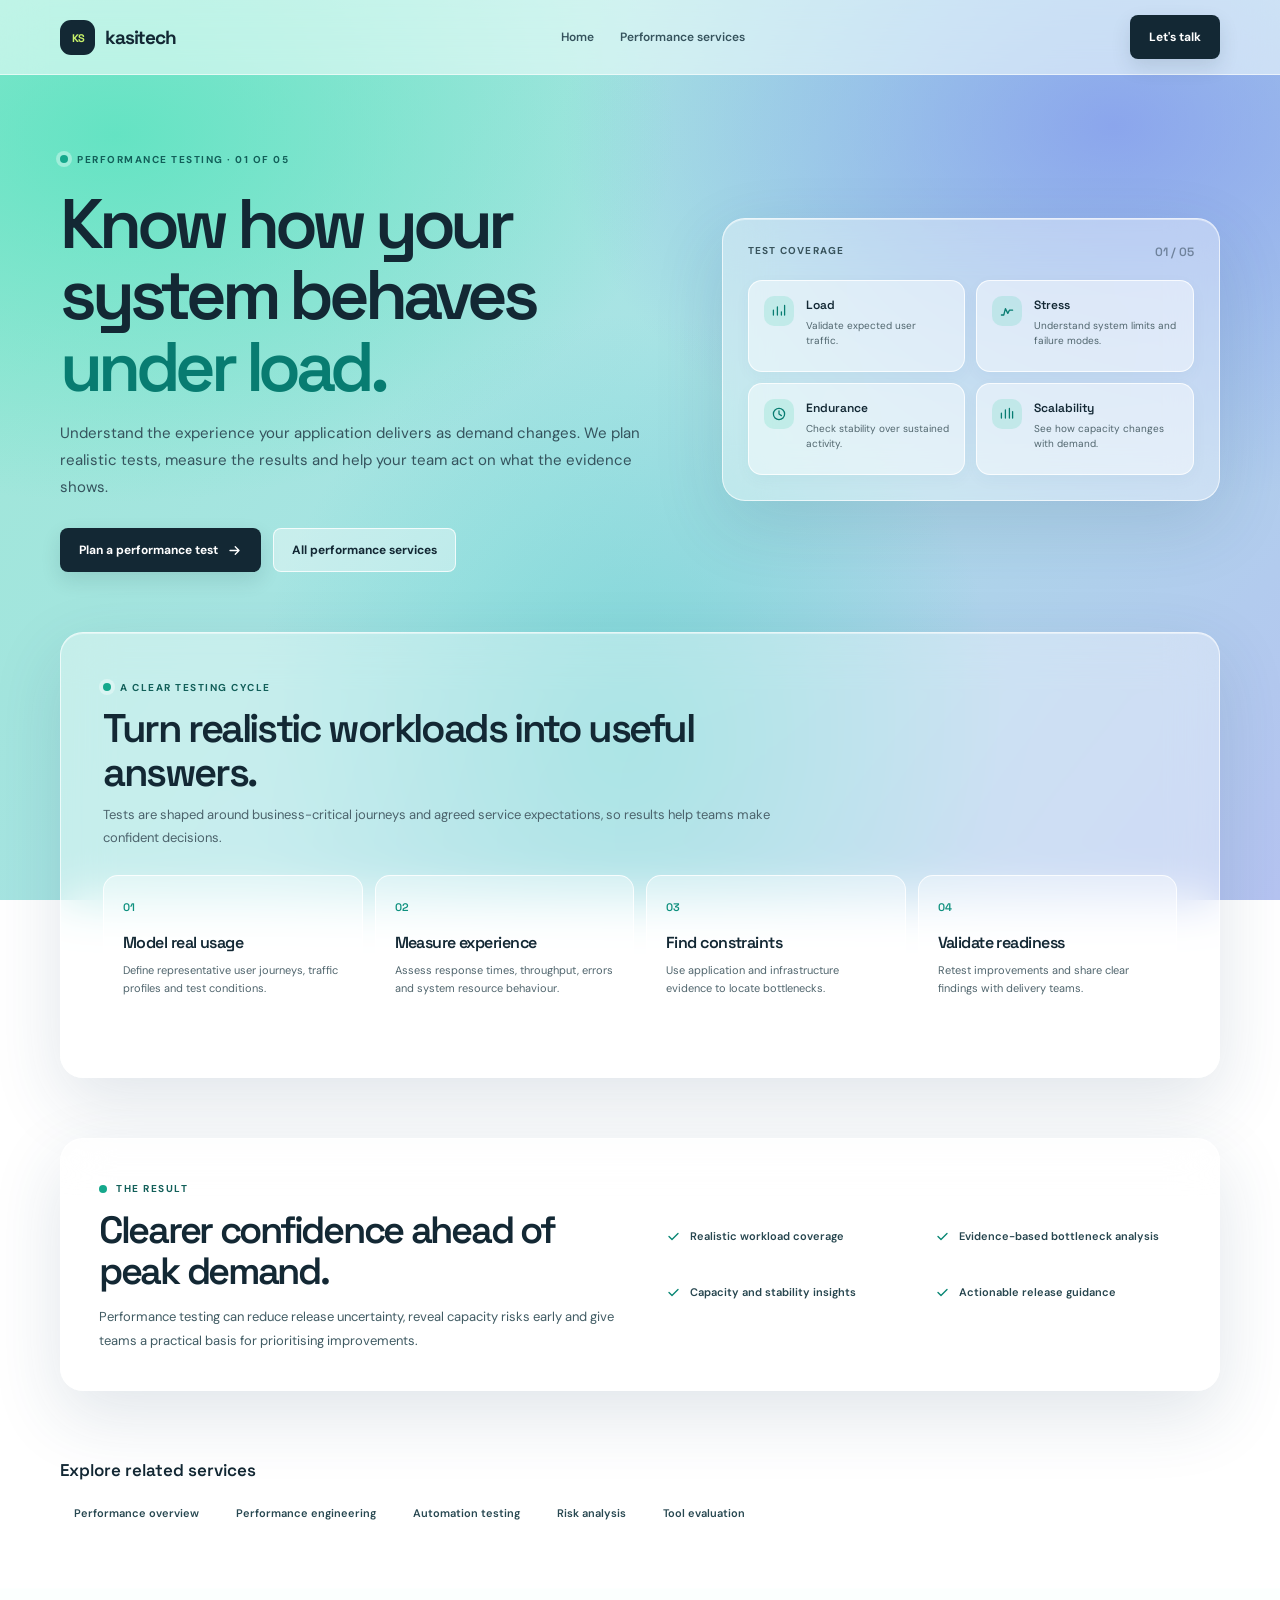
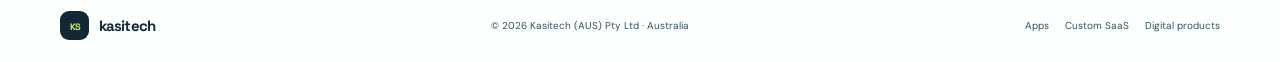
<file: performance-testing.html>
<!DOCTYPE html>
<html lang="en">
<head>
<meta charset="UTF-8">
<meta name="viewport" content="width=device-width, initial-scale=1.0">
<title>Performance Testing | Kasitech</title>
<meta name="description" content="Validate application speed, stability and scalability with realistic load, stress, endurance and capacity testing.">
<meta name="theme-color" content="#9be8d4">
<link rel="icon" type="image/png" href="favicon.png">
<link rel="preconnect" href="https://fonts.googleapis.com">
<link rel="preconnect" href="https://fonts.gstatic.com" crossorigin>
<link href="https://fonts.googleapis.com/css2?family=DM+Sans:wght@400;500;600;700&family=Space+Grotesk:wght@400;500;600;700&display=swap" rel="stylesheet">
<link rel="stylesheet" href="performance-services.css">
</head>
<body>
<header class="service-header">
    <nav class="service-nav service-shell" aria-label="Main navigation">
        <a class="service-brand" href="/" aria-label="Kasitech home"><span class="service-brand-mark" aria-hidden="true"><svg viewBox="0 0 40 40"><text x="20" y="27" text-anchor="middle" fill="currentColor" font-family="Space Grotesk, sans-serif" font-size="17" font-weight="700" letter-spacing="-1.5">KS</text></svg></span>kasitech</a>
        <div class="service-nav-links"><a href="/">Home</a><a href="/performance">Performance services</a></div>
        <a class="service-button" href="/?product=Performance%20engineering#contact">Let's talk</a>
    </nav>
</header>
<main>
    <section class="service-hero">
        <div class="service-shell service-hero-grid">
            <div class="service-hero-copy">
                <span class="service-eyebrow">Performance testing · 01 of 05</span>
                <h1>Know how your system behaves <span>under load.</span></h1>
                <p>Understand the experience your application delivers as demand changes. We plan realistic tests, measure the results and help your team act on what the evidence shows.</p>
                <div class="service-actions">
                    <a class="service-button" href="/?product=Performance%20engineering#contact">Plan a performance test
                        <svg viewBox="0 0 20 20" fill="none" aria-hidden="true"><path d="M4 10h12m-5-5 5 5-5 5" stroke="currentColor" stroke-width="1.8" stroke-linecap="round" stroke-linejoin="round"/></svg>
                    </a>
                    <a class="service-button service-button-secondary" href="/performance">All performance services</a>
                </div>
            </div>
            <aside class="glass-panel service-focus" aria-label="Performance testing focus">
                <div class="service-focus-heading"><span>Test coverage</span><strong>01 / 05</strong></div>
                <div class="focus-grid">
                    <div class="focus-item"><span class="focus-icon" aria-hidden="true"><svg viewBox="0 0 20 20" fill="none"><path d="M3 15V9m5 6V5m5 10v-4m4 4V3" stroke="currentColor" stroke-width="1.6" stroke-linecap="round"/></svg></span><span><strong>Load</strong><small>Validate expected user traffic.</small></span></div>
                    <div class="focus-item"><span class="focus-icon" aria-hidden="true"><svg viewBox="0 0 20 20" fill="none"><path d="M3 15h3l2-8 3 6 2-4h4" stroke="currentColor" stroke-width="1.6" stroke-linecap="round" stroke-linejoin="round"/></svg></span><span><strong>Stress</strong><small>Understand system limits and failure modes.</small></span></div>
                    <div class="focus-item"><span class="focus-icon" aria-hidden="true"><svg viewBox="0 0 20 20" fill="none"><circle cx="10" cy="10" r="7" stroke="currentColor" stroke-width="1.6"/><path d="M10 6v4l3 2" stroke="currentColor" stroke-width="1.6" stroke-linecap="round"/></svg></span><span><strong>Endurance</strong><small>Check stability over sustained activity.</small></span></div>
                    <div class="focus-item"><span class="focus-icon" aria-hidden="true"><svg viewBox="0 0 20 20" fill="none"><path d="M3 15V9m5 6V5m5 10V3m4 12V7" stroke="currentColor" stroke-width="1.6" stroke-linecap="round"/></svg></span><span><strong>Scalability</strong><small>See how capacity changes with demand.</small></span></div>
                </div>
            </aside>
        </div>
    </section>
    <section class="service-section">
        <div class="service-shell glass-panel section-panel">
            <div class="section-heading">
                <span class="service-eyebrow">A clear testing cycle</span>
                <h2>Turn realistic workloads into useful answers.</h2>
                <p>Tests are shaped around business-critical journeys and agreed service expectations, so results help teams make confident decisions.</p>
            </div>
            <div class="detail-grid">
                <article class="detail-card"><span>01</span><h3>Model real usage</h3><p>Define representative user journeys, traffic profiles and test conditions.</p></article>
                <article class="detail-card"><span>02</span><h3>Measure experience</h3><p>Assess response times, throughput, errors and system resource behaviour.</p></article>
                <article class="detail-card"><span>03</span><h3>Find constraints</h3><p>Use application and infrastructure evidence to locate bottlenecks.</p></article>
                <article class="detail-card"><span>04</span><h3>Validate readiness</h3><p>Retest improvements and share clear findings with delivery teams.</p></article>
            </div>
        </div>
    </section>
    <section class="service-outcomes">
        <div class="service-shell glass-panel outcome-grid">
            <div class="outcome-copy"><span class="service-eyebrow">The result</span><h2>Clearer confidence ahead of peak demand.</h2><p>Performance testing can reduce release uncertainty, reveal capacity risks early and give teams a practical basis for prioritising improvements.</p></div>
            <div class="outcome-list" aria-label="Testing outcomes">
                <span><svg viewBox="0 0 20 20" fill="none" aria-hidden="true"><path d="m4 10 4 4 8-8" stroke="currentColor" stroke-width="1.8" stroke-linecap="round" stroke-linejoin="round"/></svg>Realistic workload coverage</span>
                <span><svg viewBox="0 0 20 20" fill="none" aria-hidden="true"><path d="m4 10 4 4 8-8" stroke="currentColor" stroke-width="1.8" stroke-linecap="round" stroke-linejoin="round"/></svg>Evidence-based bottleneck analysis</span>
                <span><svg viewBox="0 0 20 20" fill="none" aria-hidden="true"><path d="m4 10 4 4 8-8" stroke="currentColor" stroke-width="1.8" stroke-linecap="round" stroke-linejoin="round"/></svg>Capacity and stability insights</span>
                <span><svg viewBox="0 0 20 20" fill="none" aria-hidden="true"><path d="m4 10 4 4 8-8" stroke="currentColor" stroke-width="1.8" stroke-linecap="round" stroke-linejoin="round"/></svg>Actionable release guidance</span>
            </div>
        </div>
    </section>
    <section class="service-related">
        <div class="service-shell"><h2 class="related-heading">Explore related services</h2><div class="related-links"><a href="/performance">Performance overview</a><a href="/performance-engineering">Performance engineering</a><a href="/automation-testing">Automation testing</a><a href="/risk-analysis">Risk analysis</a><a href="/tool-evaluation">Tool evaluation</a></div></div>
    </section>
</main>
<footer class="service-footer"><div class="service-shell service-footer-inner">
    <a class="service-brand" href="/"><span class="service-brand-mark" aria-hidden="true"><svg viewBox="0 0 40 40"><text x="20" y="27" text-anchor="middle" fill="currentColor" font-family="Space Grotesk, sans-serif" font-size="17" font-weight="700" letter-spacing="-1.5">KS</text></svg></span>kasitech</a>
    <span class="service-footer-note">© 2026 Kasitech (AUS) Pty Ltd · Australia</span>
    <div class="service-footer-links"><a href="/apps">Apps</a><a href="/custom-saas">Custom SaaS</a><a href="/digital-products">Digital products</a></div>
</div></footer>
</body>
</html>
</file>
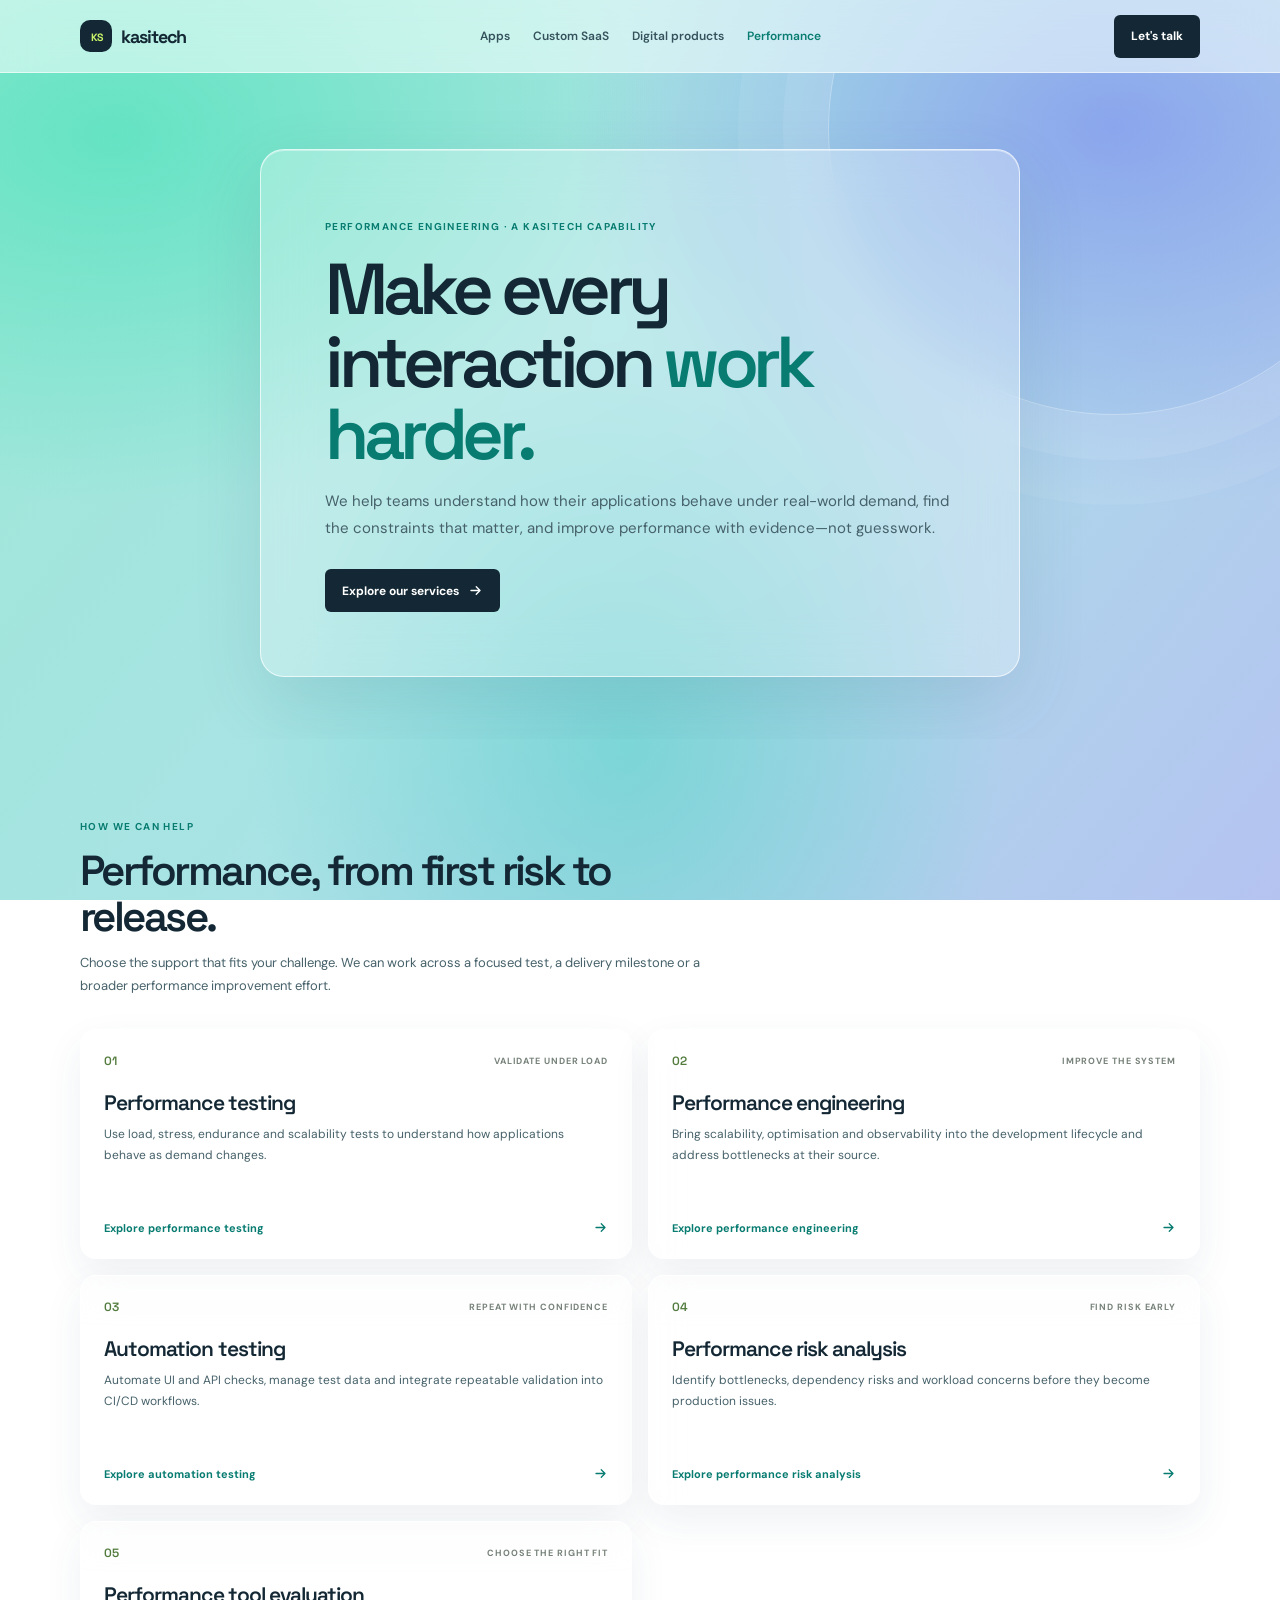
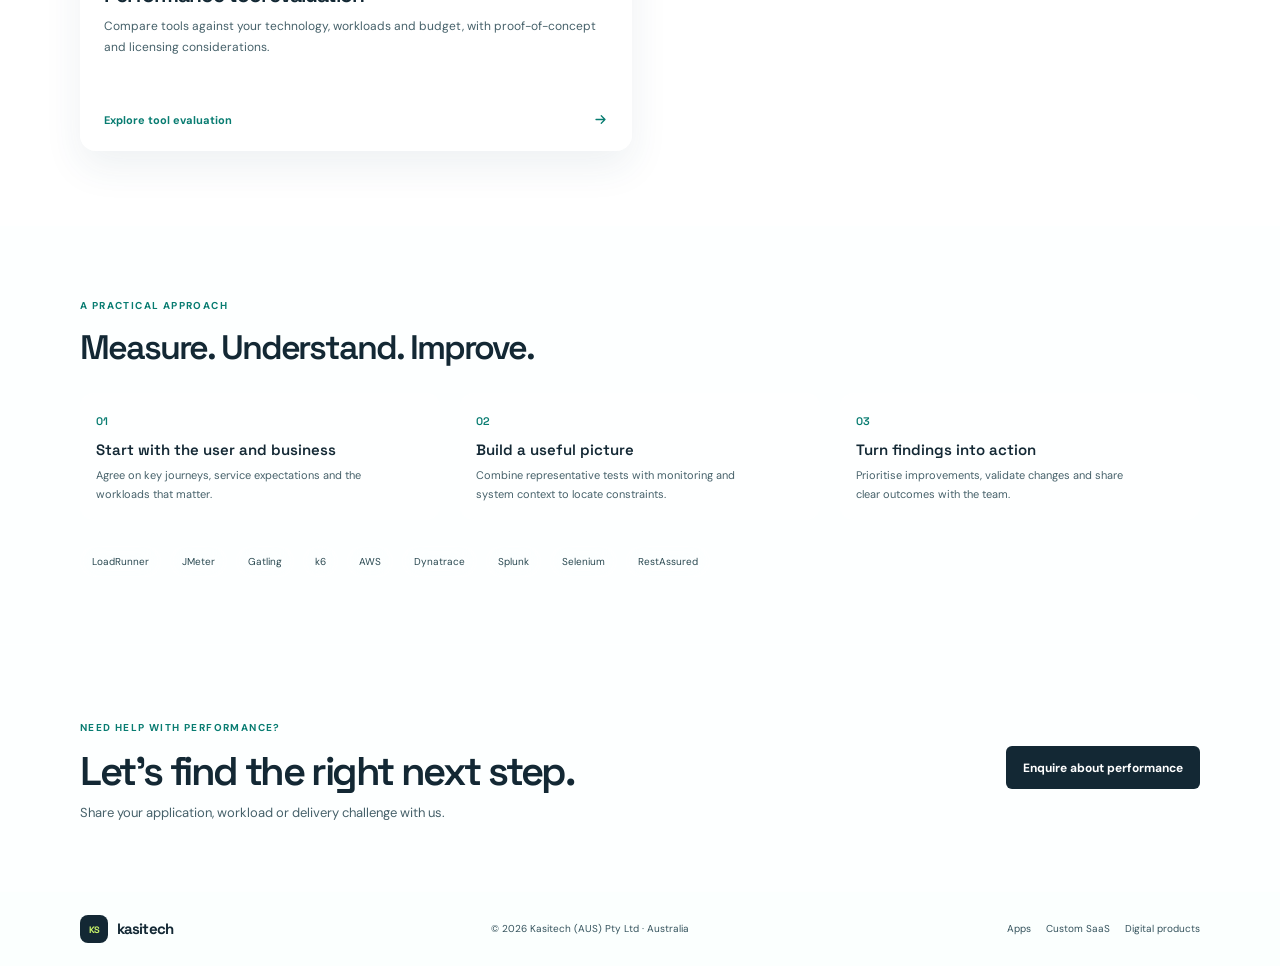
<file: performance.html>
<!DOCTYPE html>
<html lang="en">
<head>
<meta charset="UTF-8">
<meta name="viewport" content="width=device-width, initial-scale=1.0">
<title>Performance Engineering &amp; Testing | Kasitech</title>
<meta name="description" content="Kasitech helps teams improve application performance through performance testing, engineering, automation, risk analysis and tool evaluation.">
<meta name="theme-color" content="#9be8d4">
<link rel="icon" type="image/png" href="favicon.png">
<link rel="preconnect" href="https://fonts.googleapis.com">
<link rel="preconnect" href="https://fonts.gstatic.com" crossorigin>
<link href="https://fonts.googleapis.com/css2?family=DM+Sans:wght@400;500;600;700&family=Space+Grotesk:wght@400;500;600;700&display=swap" rel="stylesheet">
<link rel="stylesheet" href="portfolio.css">
</head>
<body>
<header>
    <nav class="nav shell" aria-label="Main navigation">
        <a class="brand" href="/"><span class="brand-mark" aria-hidden="true"><svg viewBox="0 0 40 40"><text x="20" y="27" text-anchor="middle" fill="currentColor" font-family="Space Grotesk, sans-serif" font-size="17" font-weight="700" letter-spacing="-1.5">KS</text></svg></span>kasitech</a>
        <div class="nav-links">
            <a href="/apps">Apps</a>
            <a href="/custom-saas">Custom SaaS</a>
            <a href="/digital-products">Digital products</a>
            <a href="/performance" aria-current="page">Performance</a>
        </div>
        <a class="button" href="/?product=Performance%20engineering#contact">Let's talk</a>
    </nav>
</header>
<main>
    <section class="hero">
        <div class="shell hero-inner">
            <span class="eyebrow">Performance engineering · a Kasitech capability</span>
            <h1>Make every interaction <span>work harder.</span></h1>
            <p>We help teams understand how their applications behave under real-world demand, find the constraints that matter, and improve performance with evidence—not guesswork.</p>
            <a class="button" href="#services">Explore our services
                <svg viewBox="0 0 20 20" fill="none" aria-hidden="true"><path d="M4 10h12m-5-5 5 5-5 5" stroke="currentColor" stroke-width="1.8" stroke-linecap="round" stroke-linejoin="round"/></svg>
            </a>
        </div>
    </section>
    <section class="section" id="services">
        <div class="shell">
            <div class="section-heading">
                <span class="eyebrow">How we can help</span>
                <h2>Performance, from first risk to release.</h2>
                <p>Choose the support that fits your challenge. We can work across a focused test, a delivery milestone or a broader performance improvement effort.</p>
            </div>
            <div class="service-grid">
                <a class="service-card" href="/performance-testing">
                    <div class="service-card-top"><span class="service-number">01</span><span class="service-kind">Validate under load</span></div>
                    <h3>Performance testing</h3>
                    <p>Use load, stress, endurance and scalability tests to understand how applications behave as demand changes.</p>
                    <span class="service-link">Explore performance testing
                        <svg viewBox="0 0 20 20" fill="none" aria-hidden="true"><path d="M4 10h12m-5-5 5 5-5 5" stroke="currentColor" stroke-width="1.7" stroke-linecap="round" stroke-linejoin="round"/></svg>
                    </span>
                </a>
                <a class="service-card" href="/performance-engineering">
                    <div class="service-card-top"><span class="service-number">02</span><span class="service-kind">Improve the system</span></div>
                    <h3>Performance engineering</h3>
                    <p>Bring scalability, optimisation and observability into the development lifecycle and address bottlenecks at their source.</p>
                    <span class="service-link">Explore performance engineering
                        <svg viewBox="0 0 20 20" fill="none" aria-hidden="true"><path d="M4 10h12m-5-5 5 5-5 5" stroke="currentColor" stroke-width="1.7" stroke-linecap="round" stroke-linejoin="round"/></svg>
                    </span>
                </a>
                <a class="service-card" href="/automation-testing">
                    <div class="service-card-top"><span class="service-number">03</span><span class="service-kind">Repeat with confidence</span></div>
                    <h3>Automation testing</h3>
                    <p>Automate UI and API checks, manage test data and integrate repeatable validation into CI/CD workflows.</p>
                    <span class="service-link">Explore automation testing
                        <svg viewBox="0 0 20 20" fill="none" aria-hidden="true"><path d="M4 10h12m-5-5 5 5-5 5" stroke="currentColor" stroke-width="1.7" stroke-linecap="round" stroke-linejoin="round"/></svg>
                    </span>
                </a>
                <a class="service-card" href="/risk-analysis">
                    <div class="service-card-top"><span class="service-number">04</span><span class="service-kind">Find risk early</span></div>
                    <h3>Performance risk analysis</h3>
                    <p>Identify bottlenecks, dependency risks and workload concerns before they become production issues.</p>
                    <span class="service-link">Explore performance risk analysis
                        <svg viewBox="0 0 20 20" fill="none" aria-hidden="true"><path d="M4 10h12m-5-5 5 5-5 5" stroke="currentColor" stroke-width="1.7" stroke-linecap="round" stroke-linejoin="round"/></svg>
                    </span>
                </a>
                <a class="service-card" href="/tool-evaluation">
                    <div class="service-card-top"><span class="service-number">05</span><span class="service-kind">Choose the right fit</span></div>
                    <h3>Performance tool evaluation</h3>
                    <p>Compare tools against your technology, workloads and budget, with proof-of-concept and licensing considerations.</p>
                    <span class="service-link">Explore tool evaluation
                        <svg viewBox="0 0 20 20" fill="none" aria-hidden="true"><path d="M4 10h12m-5-5 5 5-5 5" stroke="currentColor" stroke-width="1.7" stroke-linecap="round" stroke-linejoin="round"/></svg>
                    </span>
                </a>
            </div>
        </div>
    </section>
    <section class="approach">
        <div class="shell">
            <span class="eyebrow">A practical approach</span>
            <h2>Measure. Understand. Improve.</h2>
            <div class="steps">
                <div class="step"><span>01</span><h3>Start with the user and business</h3><p>Agree on key journeys, service expectations and the workloads that matter.</p></div>
                <div class="step"><span>02</span><h3>Build a useful picture</h3><p>Combine representative tests with monitoring and system context to locate constraints.</p></div>
                <div class="step"><span>03</span><h3>Turn findings into action</h3><p>Prioritise improvements, validate changes and share clear outcomes with the team.</p></div>
            </div>
            <div class="tools-strip" aria-label="Tools and technologies">
                <span>LoadRunner</span><span>JMeter</span><span>Gatling</span><span>k6</span><span>AWS</span><span>Dynatrace</span><span>Splunk</span><span>Selenium</span><span>RestAssured</span>
            </div>
        </div>
    </section>
    <section class="contact">
        <div class="shell contact-inner">
            <div><span class="eyebrow">Need help with performance?</span><h2>Let's find the right next step.</h2><p>Share your application, workload or delivery challenge with us.</p></div>
            <a class="button" href="/?product=Performance%20engineering#contact">Enquire about performance</a>
        </div>
    </section>
</main>
<footer><div class="shell footer-inner">
    <a class="brand footer-brand" href="/"><span class="brand-mark" aria-hidden="true"><svg viewBox="0 0 40 40"><text x="20" y="27" text-anchor="middle" fill="currentColor" font-family="Space Grotesk, sans-serif" font-size="17" font-weight="700" letter-spacing="-1.5">KS</text></svg></span>kasitech</a>
    <span class="footer-note">© 2026 Kasitech (AUS) Pty Ltd · Australia</span>
    <div class="footer-links"><a href="/apps">Apps</a><a href="/custom-saas">Custom SaaS</a><a href="/digital-products">Digital products</a></div>
</div></footer>
</body>
</html>
</file>
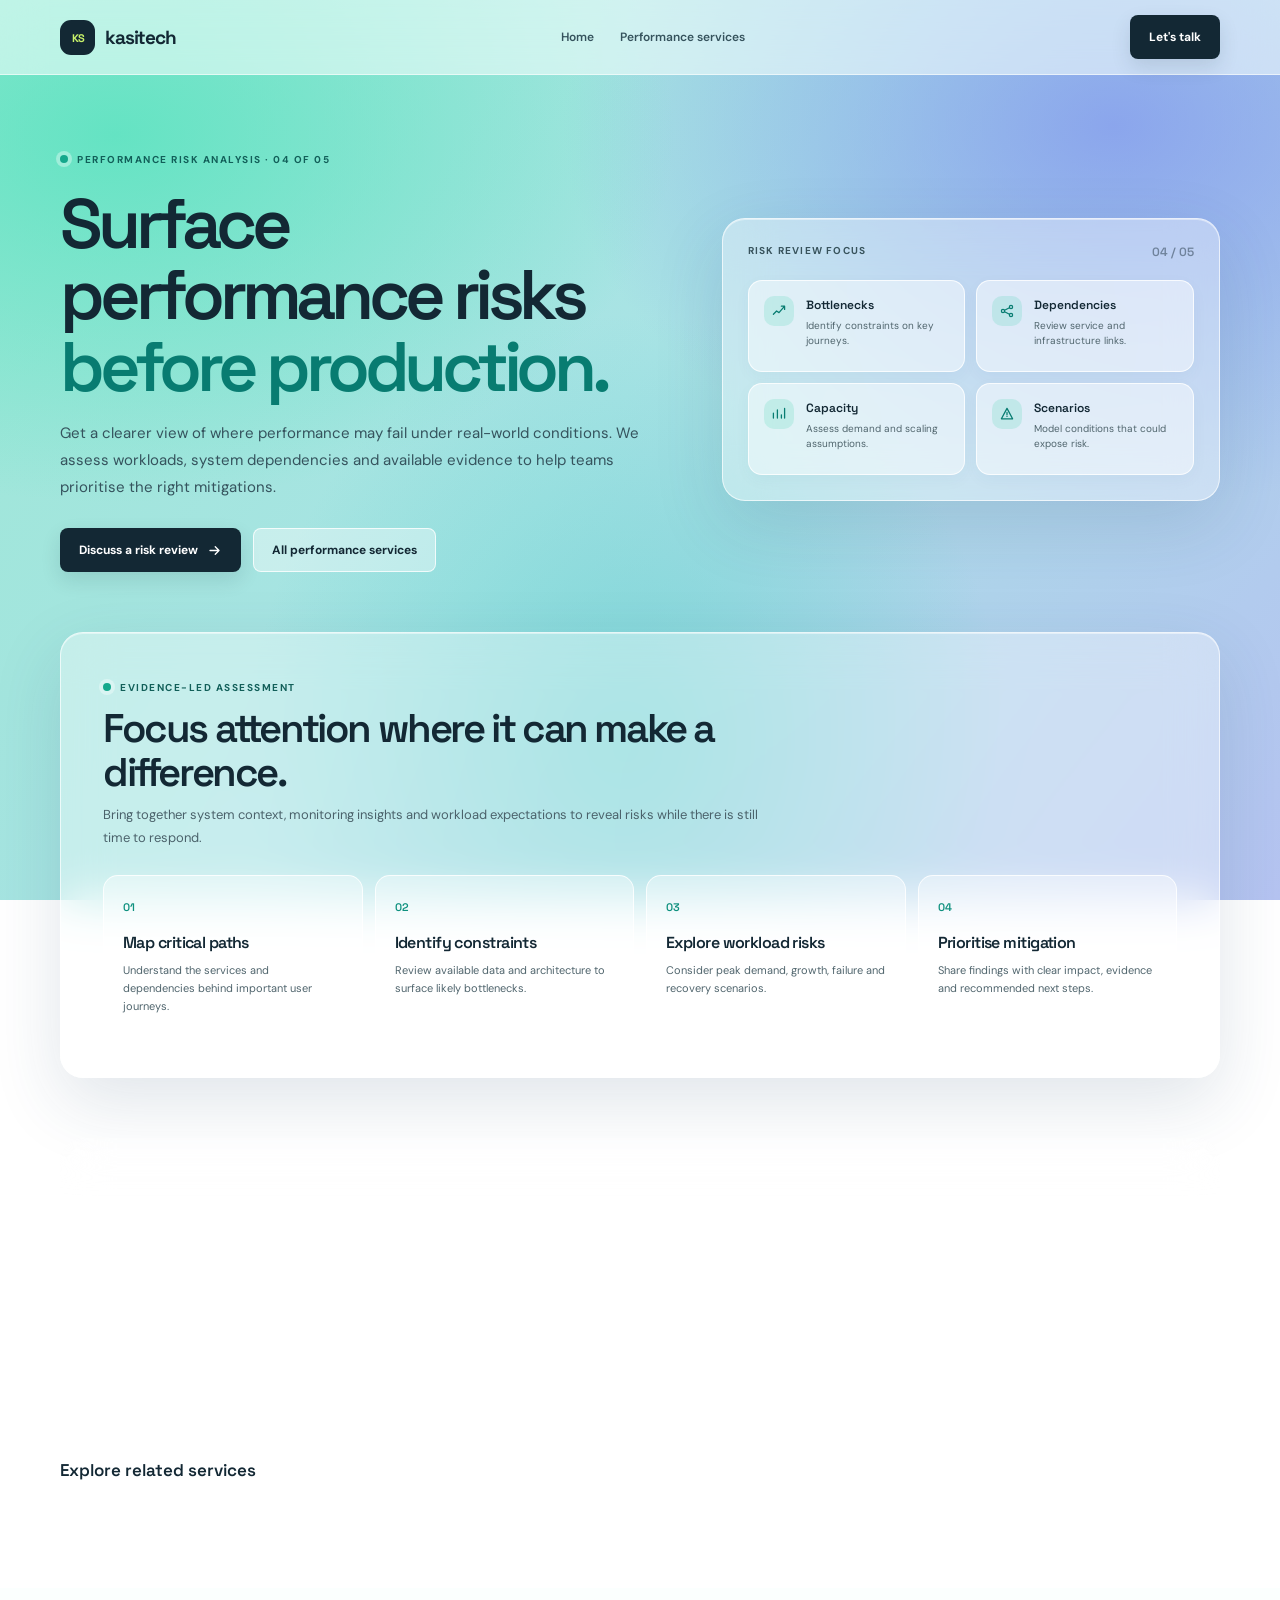
<file: risk-analysis.html>
<!DOCTYPE html>
<html lang="en">
<head>
<meta charset="UTF-8">
<meta name="viewport" content="width=device-width, initial-scale=1.0">
<title>Performance Risk Analysis | Kasitech</title>
<meta name="description" content="Identify performance bottlenecks, capacity concerns and system dependencies before they affect production.">
<meta name="theme-color" content="#9be8d4">
<link rel="icon" type="image/png" href="favicon.png">
<link rel="preconnect" href="https://fonts.googleapis.com">
<link rel="preconnect" href="https://fonts.gstatic.com" crossorigin>
<link href="https://fonts.googleapis.com/css2?family=DM+Sans:wght@400;500;600;700&family=Space+Grotesk:wght@400;500;600;700&display=swap" rel="stylesheet">
<link rel="stylesheet" href="performance-services.css">
</head>
<body>
<header class="service-header">
    <nav class="service-nav service-shell" aria-label="Main navigation">
        <a class="service-brand" href="/" aria-label="Kasitech home"><span class="service-brand-mark" aria-hidden="true"><svg viewBox="0 0 40 40"><text x="20" y="27" text-anchor="middle" fill="currentColor" font-family="Space Grotesk, sans-serif" font-size="17" font-weight="700" letter-spacing="-1.5">KS</text></svg></span>kasitech</a>
        <div class="service-nav-links"><a href="/">Home</a><a href="/performance">Performance services</a></div>
        <a class="service-button" href="/?product=Performance%20engineering#contact">Let's talk</a>
    </nav>
</header>
<main>
    <section class="service-hero">
        <div class="service-shell service-hero-grid">
            <div class="service-hero-copy">
                <span class="service-eyebrow">Performance risk analysis · 04 of 05</span>
                <h1>Surface performance risks <span>before production.</span></h1>
                <p>Get a clearer view of where performance may fail under real-world conditions. We assess workloads, system dependencies and available evidence to help teams prioritise the right mitigations.</p>
                <div class="service-actions">
                    <a class="service-button" href="/?product=Performance%20engineering#contact">Discuss a risk review
                        <svg viewBox="0 0 20 20" fill="none" aria-hidden="true"><path d="M4 10h12m-5-5 5 5-5 5" stroke="currentColor" stroke-width="1.8" stroke-linecap="round" stroke-linejoin="round"/></svg>
                    </a>
                    <a class="service-button service-button-secondary" href="/performance">All performance services</a>
                </div>
            </div>
            <aside class="glass-panel service-focus" aria-label="Performance risk analysis focus">
                <div class="service-focus-heading"><span>Risk review focus</span><strong>04 / 05</strong></div>
                <div class="focus-grid">
                    <div class="focus-item"><span class="focus-icon" aria-hidden="true"><svg viewBox="0 0 20 20" fill="none"><path d="m3 14 4-4 3 2 7-8m0 0h-4m4 0v4" stroke="currentColor" stroke-width="1.6" stroke-linecap="round" stroke-linejoin="round"/></svg></span><span><strong>Bottlenecks</strong><small>Identify constraints on key journeys.</small></span></div>
                    <div class="focus-item"><span class="focus-icon" aria-hidden="true"><svg viewBox="0 0 20 20" fill="none"><circle cx="5" cy="10" r="2" stroke="currentColor" stroke-width="1.6"/><circle cx="15" cy="5" r="2" stroke="currentColor" stroke-width="1.6"/><circle cx="15" cy="15" r="2" stroke="currentColor" stroke-width="1.6"/><path d="m7 9 6-3m-6 5 6 3" stroke="currentColor" stroke-width="1.6"/></svg></span><span><strong>Dependencies</strong><small>Review service and infrastructure links.</small></span></div>
                    <div class="focus-item"><span class="focus-icon" aria-hidden="true"><svg viewBox="0 0 20 20" fill="none"><path d="M3 15V9m5 6V5m5 10v-4m4 4V3" stroke="currentColor" stroke-width="1.6" stroke-linecap="round"/></svg></span><span><strong>Capacity</strong><small>Assess demand and scaling assumptions.</small></span></div>
                    <div class="focus-item"><span class="focus-icon" aria-hidden="true"><svg viewBox="0 0 20 20" fill="none"><path d="M10 3 3 16h14L10 3Z" stroke="currentColor" stroke-width="1.6" stroke-linejoin="round"/><path d="M10 8v3m0 2v.1" stroke="currentColor" stroke-width="1.6" stroke-linecap="round"/></svg></span><span><strong>Scenarios</strong><small>Model conditions that could expose risk.</small></span></div>
                </div>
            </aside>
        </div>
    </section>
    <section class="service-section">
        <div class="service-shell glass-panel section-panel">
            <div class="section-heading">
                <span class="service-eyebrow">Evidence-led assessment</span>
                <h2>Focus attention where it can make a difference.</h2>
                <p>Bring together system context, monitoring insights and workload expectations to reveal risks while there is still time to respond.</p>
            </div>
            <div class="detail-grid">
                <article class="detail-card"><span>01</span><h3>Map critical paths</h3><p>Understand the services and dependencies behind important user journeys.</p></article>
                <article class="detail-card"><span>02</span><h3>Identify constraints</h3><p>Review available data and architecture to surface likely bottlenecks.</p></article>
                <article class="detail-card"><span>03</span><h3>Explore workload risks</h3><p>Consider peak demand, growth, failure and recovery scenarios.</p></article>
                <article class="detail-card"><span>04</span><h3>Prioritise mitigation</h3><p>Share findings with clear impact, evidence and recommended next steps.</p></article>
            </div>
        </div>
    </section>
    <section class="service-outcomes">
        <div class="service-shell glass-panel outcome-grid">
            <div class="outcome-copy"><span class="service-eyebrow">The result</span><h2>Fewer unknowns in critical systems.</h2><p>Early risk analysis helps teams direct engineering effort toward the issues most likely to affect availability, user experience or planned growth.</p></div>
            <div class="outcome-list" aria-label="Risk analysis outcomes">
                <span><svg viewBox="0 0 20 20" fill="none" aria-hidden="true"><path d="m4 10 4 4 8-8" stroke="currentColor" stroke-width="1.8" stroke-linecap="round" stroke-linejoin="round"/></svg>Earlier issue visibility</span>
                <span><svg viewBox="0 0 20 20" fill="none" aria-hidden="true"><path d="m4 10 4 4 8-8" stroke="currentColor" stroke-width="1.8" stroke-linecap="round" stroke-linejoin="round"/></svg>Clearer capacity assumptions</span>
                <span><svg viewBox="0 0 20 20" fill="none" aria-hidden="true"><path d="m4 10 4 4 8-8" stroke="currentColor" stroke-width="1.8" stroke-linecap="round" stroke-linejoin="round"/></svg>Prioritised engineering actions</span>
                <span><svg viewBox="0 0 20 20" fill="none" aria-hidden="true"><path d="m4 10 4 4 8-8" stroke="currentColor" stroke-width="1.8" stroke-linecap="round" stroke-linejoin="round"/></svg>Reduced production uncertainty</span>
            </div>
        </div>
    </section>
    <section class="service-related">
        <div class="service-shell"><h2 class="related-heading">Explore related services</h2><div class="related-links"><a href="/performance">Performance overview</a><a href="/performance-testing">Performance testing</a><a href="/performance-engineering">Performance engineering</a><a href="/automation-testing">Automation testing</a><a href="/tool-evaluation">Tool evaluation</a></div></div>
    </section>
</main>
<footer class="service-footer"><div class="service-shell service-footer-inner">
    <a class="service-brand" href="/"><span class="service-brand-mark" aria-hidden="true"><svg viewBox="0 0 40 40"><text x="20" y="27" text-anchor="middle" fill="currentColor" font-family="Space Grotesk, sans-serif" font-size="17" font-weight="700" letter-spacing="-1.5">KS</text></svg></span>kasitech</a>
    <span class="service-footer-note">© 2026 Kasitech (AUS) Pty Ltd · Australia</span>
    <div class="service-footer-links"><a href="/apps">Apps</a><a href="/custom-saas">Custom SaaS</a><a href="/digital-products">Digital products</a></div>
</div></footer>
</body>
</html>
</file>
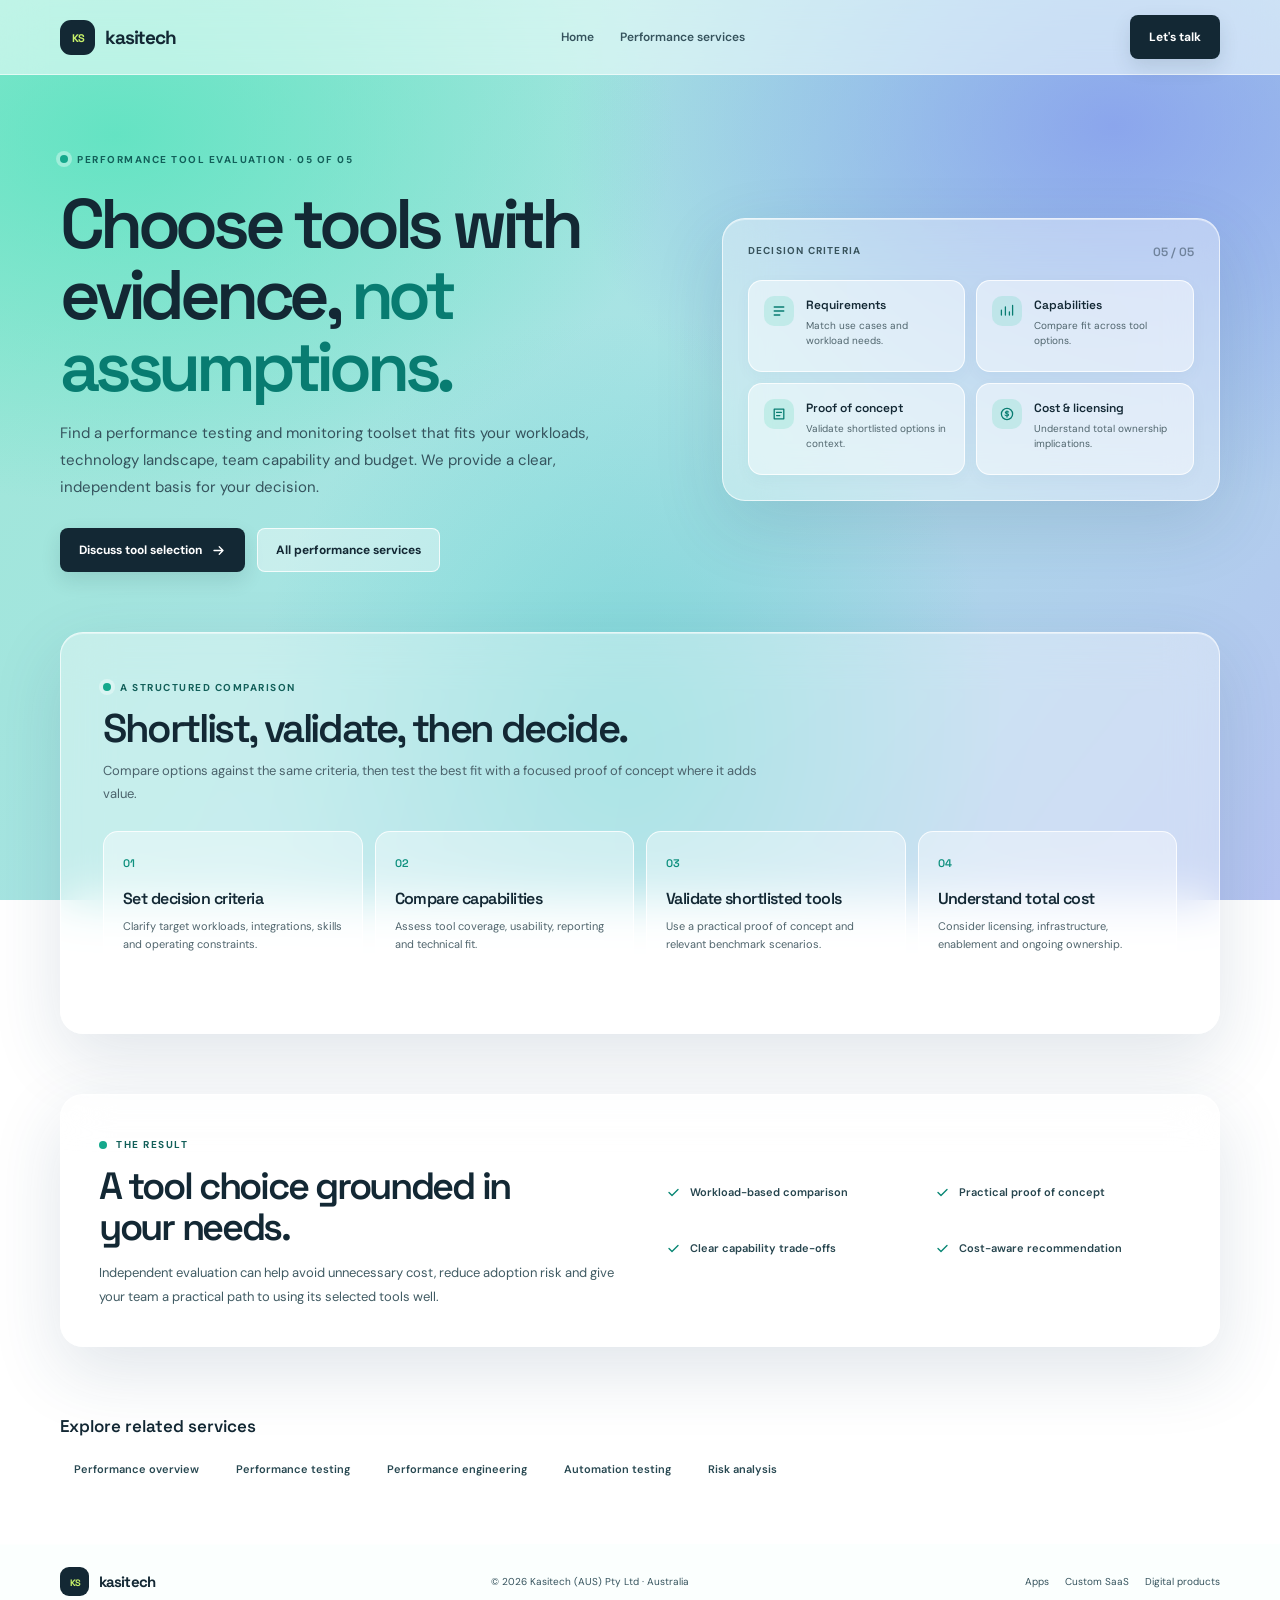
<file: tool-evaluation.html>
<!DOCTYPE html>
<html lang="en">
<head>
<meta charset="UTF-8">
<meta name="viewport" content="width=device-width, initial-scale=1.0">
<title>Performance Test Tool Evaluation | Kasitech</title>
<meta name="description" content="Compare performance testing tools against your technology, workload, capability and budget requirements.">
<meta name="theme-color" content="#9be8d4">
<link rel="icon" type="image/png" href="favicon.png">
<link rel="preconnect" href="https://fonts.googleapis.com">
<link rel="preconnect" href="https://fonts.gstatic.com" crossorigin>
<link href="https://fonts.googleapis.com/css2?family=DM+Sans:wght@400;500;600;700&family=Space+Grotesk:wght@400;500;600;700&display=swap" rel="stylesheet">
<link rel="stylesheet" href="performance-services.css">
</head>
<body>
<header class="service-header">
    <nav class="service-nav service-shell" aria-label="Main navigation">
        <a class="service-brand" href="/" aria-label="Kasitech home"><span class="service-brand-mark" aria-hidden="true"><svg viewBox="0 0 40 40"><text x="20" y="27" text-anchor="middle" fill="currentColor" font-family="Space Grotesk, sans-serif" font-size="17" font-weight="700" letter-spacing="-1.5">KS</text></svg></span>kasitech</a>
        <div class="service-nav-links"><a href="/">Home</a><a href="/performance">Performance services</a></div>
        <a class="service-button" href="/?product=Performance%20engineering#contact">Let's talk</a>
    </nav>
</header>
<main>
    <section class="service-hero">
        <div class="service-shell service-hero-grid">
            <div class="service-hero-copy">
                <span class="service-eyebrow">Performance tool evaluation · 05 of 05</span>
                <h1>Choose tools with evidence, <span>not assumptions.</span></h1>
                <p>Find a performance testing and monitoring toolset that fits your workloads, technology landscape, team capability and budget. We provide a clear, independent basis for your decision.</p>
                <div class="service-actions">
                    <a class="service-button" href="/?product=Performance%20engineering#contact">Discuss tool selection
                        <svg viewBox="0 0 20 20" fill="none" aria-hidden="true"><path d="M4 10h12m-5-5 5 5-5 5" stroke="currentColor" stroke-width="1.8" stroke-linecap="round" stroke-linejoin="round"/></svg>
                    </a>
                    <a class="service-button service-button-secondary" href="/performance">All performance services</a>
                </div>
            </div>
            <aside class="glass-panel service-focus" aria-label="Tool evaluation focus">
                <div class="service-focus-heading"><span>Decision criteria</span><strong>05 / 05</strong></div>
                <div class="focus-grid">
                    <div class="focus-item"><span class="focus-icon" aria-hidden="true"><svg viewBox="0 0 20 20" fill="none"><path d="M4 5h12M4 10h12M4 15h7" stroke="currentColor" stroke-width="1.6" stroke-linecap="round"/></svg></span><span><strong>Requirements</strong><small>Match use cases and workload needs.</small></span></div>
                    <div class="focus-item"><span class="focus-icon" aria-hidden="true"><svg viewBox="0 0 20 20" fill="none"><path d="M3 15V9m5 6V5m5 10v-4m4 4V3" stroke="currentColor" stroke-width="1.6" stroke-linecap="round"/></svg></span><span><strong>Capabilities</strong><small>Compare fit across tool options.</small></span></div>
                    <div class="focus-item"><span class="focus-icon" aria-hidden="true"><svg viewBox="0 0 20 20" fill="none"><path d="M4 4h12v12H4zM7 8h6M7 12h4" stroke="currentColor" stroke-width="1.6" stroke-linecap="round" stroke-linejoin="round"/></svg></span><span><strong>Proof of concept</strong><small>Validate shortlisted options in context.</small></span></div>
                    <div class="focus-item"><span class="focus-icon" aria-hidden="true"><svg viewBox="0 0 20 20" fill="none"><circle cx="10" cy="10" r="7" stroke="currentColor" stroke-width="1.6"/><path d="M10 6v8m2-6.5c-.5-.8-3.5-.9-4 .2-.8 1.8 4 1.2 4 3.2 0 1.7-3.5 2-4.5.4" stroke="currentColor" stroke-width="1.3" stroke-linecap="round"/></svg></span><span><strong>Cost &amp; licensing</strong><small>Understand total ownership implications.</small></span></div>
                </div>
            </aside>
        </div>
    </section>
    <section class="service-section">
        <div class="service-shell glass-panel section-panel">
            <div class="section-heading">
                <span class="service-eyebrow">A structured comparison</span>
                <h2>Shortlist, validate, then decide.</h2>
                <p>Compare options against the same criteria, then test the best fit with a focused proof of concept where it adds value.</p>
            </div>
            <div class="detail-grid">
                <article class="detail-card"><span>01</span><h3>Set decision criteria</h3><p>Clarify target workloads, integrations, skills and operating constraints.</p></article>
                <article class="detail-card"><span>02</span><h3>Compare capabilities</h3><p>Assess tool coverage, usability, reporting and technical fit.</p></article>
                <article class="detail-card"><span>03</span><h3>Validate shortlisted tools</h3><p>Use a practical proof of concept and relevant benchmark scenarios.</p></article>
                <article class="detail-card"><span>04</span><h3>Understand total cost</h3><p>Consider licensing, infrastructure, enablement and ongoing ownership.</p></article>
            </div>
        </div>
    </section>
    <section class="service-outcomes">
        <div class="service-shell glass-panel outcome-grid">
            <div class="outcome-copy"><span class="service-eyebrow">The result</span><h2>A tool choice grounded in your needs.</h2><p>Independent evaluation can help avoid unnecessary cost, reduce adoption risk and give your team a practical path to using its selected tools well.</p></div>
            <div class="outcome-list" aria-label="Tool evaluation outcomes">
                <span><svg viewBox="0 0 20 20" fill="none" aria-hidden="true"><path d="m4 10 4 4 8-8" stroke="currentColor" stroke-width="1.8" stroke-linecap="round" stroke-linejoin="round"/></svg>Workload-based comparison</span>
                <span><svg viewBox="0 0 20 20" fill="none" aria-hidden="true"><path d="m4 10 4 4 8-8" stroke="currentColor" stroke-width="1.8" stroke-linecap="round" stroke-linejoin="round"/></svg>Practical proof of concept</span>
                <span><svg viewBox="0 0 20 20" fill="none" aria-hidden="true"><path d="m4 10 4 4 8-8" stroke="currentColor" stroke-width="1.8" stroke-linecap="round" stroke-linejoin="round"/></svg>Clear capability trade-offs</span>
                <span><svg viewBox="0 0 20 20" fill="none" aria-hidden="true"><path d="m4 10 4 4 8-8" stroke="currentColor" stroke-width="1.8" stroke-linecap="round" stroke-linejoin="round"/></svg>Cost-aware recommendation</span>
            </div>
        </div>
    </section>
    <section class="service-related">
        <div class="service-shell"><h2 class="related-heading">Explore related services</h2><div class="related-links"><a href="/performance">Performance overview</a><a href="/performance-testing">Performance testing</a><a href="/performance-engineering">Performance engineering</a><a href="/automation-testing">Automation testing</a><a href="/risk-analysis">Risk analysis</a></div></div>
    </section>
</main>
<footer class="service-footer"><div class="service-shell service-footer-inner">
    <a class="service-brand" href="/"><span class="service-brand-mark" aria-hidden="true"><svg viewBox="0 0 40 40"><text x="20" y="27" text-anchor="middle" fill="currentColor" font-family="Space Grotesk, sans-serif" font-size="17" font-weight="700" letter-spacing="-1.5">KS</text></svg></span>kasitech</a>
    <span class="service-footer-note">© 2026 Kasitech (AUS) Pty Ltd · Australia</span>
    <div class="service-footer-links"><a href="/apps">Apps</a><a href="/custom-saas">Custom SaaS</a><a href="/digital-products">Digital products</a></div>
</div></footer>
</body>
</html>
</file>
<file: portfolio.css>
:root {
    --ink: #132834;
    --muted: #46616a;
    --paper: #9be8d4;
    --white: #fff;
    --green: #c9f36a;
    --green-dark: #087c71;
    --line: rgba(255, 255, 255, .66);
    --display: "Space Grotesk", sans-serif;
    --body: "DM Sans", sans-serif;
}

* { box-sizing: border-box; }
html { scroll-behavior: smooth; }
body {
    margin: 0;
    color: var(--ink);
    background:
        radial-gradient(ellipse at 9% 15%, rgba(84, 226, 189, .78), transparent 34%),
        radial-gradient(ellipse at 87% 14%, rgba(126, 145, 238, .72), transparent 35%),
        radial-gradient(ellipse at 49% 83%, rgba(94, 210, 204, .62), transparent 41%),
        linear-gradient(128deg, #9be8d4 0%, #a9e3e5 47%, #b5c3f1 100%);
    background-attachment: fixed;
    font-family: var(--body);
    -webkit-font-smoothing: antialiased;
}
a { color: inherit; }
.shell { width: min(1120px, calc(100% - 48px)); margin: 0 auto; }
header {
    position: sticky;
    top: 0;
    z-index: 5;
    border-bottom: 1px solid rgba(255, 255, 255, .58);
    background: rgba(245, 255, 253, .57);
    backdrop-filter: blur(20px);
    -webkit-backdrop-filter: blur(20px);
}
.nav { min-height: 72px; display: flex; align-items: center; justify-content: space-between; gap: 20px; }
.brand {
    display: inline-flex;
    align-items: center;
    gap: 9px;
    color: var(--ink);
    font: 700 18px var(--display);
    letter-spacing: -.06em;
    text-decoration: none;
}
.brand-mark { width: 32px; height: 32px; display: grid; place-items: center; border-radius: 10px; color: var(--green); background: var(--ink); }
.brand-mark svg { width: 25px; height: 25px; }
.nav-links { display: flex; flex-wrap: wrap; align-items: center; gap: 23px; }
.nav-links a { color: #35525c; font-size: 12px; font-weight: 600; text-decoration: none; }
.nav-links a:hover, .nav-links a[aria-current="page"] { color: var(--green-dark); }
.button {
    min-height: 43px;
    display: inline-flex;
    align-items: center;
    justify-content: center;
    gap: 9px;
    padding: 0 17px;
    border-radius: 6px;
    color: var(--white);
    background: var(--ink);
    font-size: 12px;
    font-weight: 700;
    text-decoration: none;
    transition: transform .2s ease, background .2s ease;
}
.button:hover { transform: translateY(-2px); background: #2b4237; }
.button svg { width: 15px; height: 15px; }
.eyebrow { color: var(--green-dark); font-size: 10px; font-weight: 700; letter-spacing: .14em; text-transform: uppercase; }
.hero { position: relative; overflow: hidden; padding: 76px 0 62px; }
.hero-inner {
    padding: clamp(30px, 6vw, 64px);
    border: 1px solid rgba(255, 255, 255, .68);
    border-radius: 24px;
    background: rgba(255, 255, 255, .28);
    box-shadow: 0 24px 70px rgba(38, 74, 103, .12), inset 0 1px 0 rgba(255, 255, 255, .4);
    backdrop-filter: blur(24px);
    -webkit-backdrop-filter: blur(24px);
}
.hero::after {
    position: absolute;
    top: -230px;
    right: -120px;
    width: 570px;
    height: 570px;
    border: 1px solid rgba(255, 255, 255, .35);
    border-radius: 50%;
    box-shadow: 0 0 0 45px rgba(255, 255, 255, .08), 0 0 0 90px rgba(255, 255, 255, .06);
    content: "";
}
.hero-inner { position: relative; z-index: 1; max-width: 760px; }
.hero h1 {
    margin: 18px 0 17px;
    font: 600 clamp(45px, 7vw, 72px)/1.01 var(--display);
    letter-spacing: -.075em;
}
.hero h1 span { color: #087c71; }
.hero p { max-width: 630px; margin: 0; color: var(--muted); font-size: 15px; line-height: 1.8; }
.hero .button { margin-top: 27px; }
.section { padding: 75px 0; }
.section-heading { max-width: 660px; margin-bottom: 32px; }
.section-heading h2 { margin: 13px 0 10px; font: 600 clamp(30px, 4vw, 42px)/1.1 var(--display); letter-spacing: -.06em; }
.section-heading p { margin: 0; color: var(--muted); font-size: 13px; line-height: 1.8; }
.product-grid { display: grid; grid-template-columns: repeat(2, 1fr); gap: 16px; }
.product-card {
    min-height: 245px;
    padding: 24px;
    border: 1px solid rgba(255, 255, 255, .8);
    border-radius: 16px;
    background: rgba(255, 255, 255, .36);
    box-shadow: 0 16px 38px rgba(38, 74, 103, .08);
    backdrop-filter: blur(20px);
    -webkit-backdrop-filter: blur(20px);
}
.product-label { display: inline-block; padding: 6px 9px; border-radius: 4px; color: #48683a; background: #edf5e2; font-size: 9px; font-weight: 700; letter-spacing: .08em; text-transform: uppercase; }
.product-brand { display: flex; align-items: center; gap: 13px; margin: 18px 0 12px; }
.product-brand img { width: 54px; height: 54px; flex: 0 0 54px; border-radius: 12px; object-fit: cover; }
.product-brand h3 { margin: 0; font: 600 24px var(--display); letter-spacing: -.05em; }
.product-card p { margin: 0; color: var(--muted); font-size: 12px; line-height: 1.75; }
.product-note { margin-top: 15px; padding: 10px 12px; border-left: 2px solid #9bbd72; color: #58665c; background: rgba(255, 255, 255, .38); font-size: 10px; line-height: 1.65; }
.product-card a { display: inline-flex; align-items: center; gap: 7px; margin-top: 18px; color: var(--green-dark); font-size: 11px; font-weight: 700; text-decoration: none; }
.product-card a:hover { text-decoration: underline; }
.product-card a svg { width: 14px; height: 14px; }
.product-links { display: flex; flex-wrap: wrap; align-items: center; gap: 9px 16px; margin-top: 18px; }
.product-card .product-links a { margin-top: 0; }
.product-card .product-links .product-website-link { padding: 7px 10px; border: 1px solid rgba(255, 255, 255, .86); border-radius: 999px; background: rgba(255, 255, 255, .38); }
.product-card .product-links .product-website-link:hover { background: rgba(255, 255, 255, .68); text-decoration: none; }
.single-card { max-width: 620px; }
.service-grid { display: grid; grid-template-columns: repeat(2, 1fr); gap: 16px; }
.service-card {
    display: flex;
    min-height: 230px;
    flex-direction: column;
    padding: 23px;
    border: 1px solid rgba(255, 255, 255, .8);
    border-radius: 16px;
    background: rgba(255, 255, 255, .36);
    box-shadow: 0 16px 38px rgba(38, 74, 103, .08);
    backdrop-filter: blur(20px);
    -webkit-backdrop-filter: blur(20px);
    text-decoration: none;
    transition: transform .2s ease, box-shadow .2s ease, border-color .2s ease;
}
.service-card:hover { transform: translateY(-3px); border-color: rgba(255, 255, 255, .98); background: rgba(255, 255, 255, .5); box-shadow: 0 18px 42px rgba(38, 74, 103, .14); }
.service-card-top { display: flex; align-items: center; justify-content: space-between; }
.service-number { color: #527b3d; font: 600 12px var(--display); }
.service-kind { color: #77827a; font-size: 9px; font-weight: 700; letter-spacing: .1em; text-transform: uppercase; }
.service-card h3 { margin: 20px 0 8px; font: 600 21px var(--display); letter-spacing: -.045em; }
.service-card p { margin: 0; color: var(--muted); font-size: 12px; line-height: 1.75; }
.service-link { display: flex; align-items: center; justify-content: space-between; gap: 10px; margin-top: auto; padding-top: 20px; color: var(--green-dark); font-size: 11px; font-weight: 700; }
.service-link svg { width: 15px; height: 15px; transition: transform .2s ease; }
.service-card:hover .service-link svg { transform: translateX(3px); }
.tools-strip { display: flex; flex-wrap: wrap; gap: 9px; margin-top: 26px; }
.tools-strip span { padding: 8px 11px; border: 1px solid rgba(255, 255, 255, .7); border-radius: 999px; color: #294850; background: rgba(255, 255, 255, .28); font-size: 10px; backdrop-filter: blur(12px); }
.approach { padding: 66px 0; color: var(--ink); border-top: 1px solid rgba(255, 255, 255, .45); border-bottom: 1px solid rgba(255, 255, 255, .45); background: rgba(244, 255, 253, .24); backdrop-filter: blur(16px); }
.approach h2 { margin: 12px 0 24px; font: 600 34px var(--display); letter-spacing: -.06em; }
.approach .eyebrow { color: var(--green-dark); }
.steps { display: grid; grid-template-columns: repeat(3, 1fr); gap: 20px; }
.step { padding: 15px; border: 1px solid rgba(255, 255, 255, .72); border-radius: 14px; background: rgba(255, 255, 255, .3); }
.step span { color: var(--green-dark); font: 600 11px var(--display); }
.step h3 { margin: 10px 0 7px; font: 600 15px var(--display); }
.step p { max-width: 270px; margin: 0; color: var(--muted); font-size: 11px; line-height: 1.7; }
.contact { padding: 70px 0; border-top: 1px solid rgba(255, 255, 255, .48); background: rgba(245, 255, 253, .24); }
.contact-inner { display: flex; align-items: center; justify-content: space-between; gap: 25px; }
.contact h2 { margin: 10px 0 7px; font: 600 clamp(29px, 4vw, 40px) var(--display); letter-spacing: -.06em; }
.contact p { margin: 0; color: var(--muted); font-size: 13px; }
footer { padding: 23px 0; color: #35535d; border-top: 1px solid rgba(255, 255, 255, .5); background: rgba(242, 255, 252, .32); backdrop-filter: blur(16px); }
.footer-inner { display: flex; align-items: center; justify-content: space-between; gap: 18px; }
.footer-brand { color: var(--ink); font-size: 15px; }
.footer-brand .brand-mark { width: 28px; height: 28px; border-radius: 8px; }
.footer-brand .brand-mark svg { width: 22px; height: 22px; }
.footer-note { font-size: 10px; }
.footer-links { display: flex; flex-wrap: wrap; gap: 15px; }
.footer-links a { color: #35535d; font-size: 10px; text-decoration: none; }
.footer-links a:hover { color: var(--green-dark); }
@media (max-width: 760px) {
    .nav { min-height: 66px; flex-wrap: wrap; padding: 12px 0; }
    .nav-links { order: 3; width: 100%; gap: 15px; }
    .nav-links a { font-size: 11px; }
    .hero { padding: 68px 0; }
    .product-grid { grid-template-columns: 1fr; }
    .service-grid { grid-template-columns: 1fr; }
    .steps { grid-template-columns: 1fr; }
    .step p { max-width: 100%; }
    .contact-inner { align-items: flex-start; flex-direction: column; }
    .footer-inner { align-items: flex-start; flex-direction: column; }
}
@media (max-width: 420px) { .shell { width: calc(100% - 32px); } .hero h1 { font-size: 46px; } }
@media (prefers-reduced-motion: reduce) { *, *::before, *::after { scroll-behavior: auto !important; transition-duration: .01ms !important; } }
</file>
<file: performance-services.css>
:root {
    --service-ink: #132834;
    --service-muted: #4b626b;
    --service-teal: #18a98f;
    --service-lime: #c9f36a;
    --glass: rgba(255, 255, 255, .36);
    --glass-strong: rgba(255, 255, 255, .54);
    --glass-line: rgba(255, 255, 255, .68);
    --display: "Space Grotesk", sans-serif;
    --body: "DM Sans", sans-serif;
}

* { box-sizing: border-box; }
html { min-height: 100%; scroll-behavior: smooth; }
body {
    min-height: 100vh;
    margin: 0;
    color: var(--service-ink);
    background:
        radial-gradient(ellipse at 9% 15%, rgba(84, 226, 189, .78), transparent 34%),
        radial-gradient(ellipse at 87% 14%, rgba(126, 145, 238, .72), transparent 35%),
        radial-gradient(ellipse at 49% 83%, rgba(94, 210, 204, .62), transparent 41%),
        linear-gradient(128deg, #9be8d4 0%, #a9e3e5 47%, #b5c3f1 100%);
    background-attachment: fixed;
    font-family: var(--body);
    -webkit-font-smoothing: antialiased;
}
a { color: inherit; }
.service-shell { width: min(1160px, calc(100% - 48px)); margin: 0 auto; }

.service-header {
    position: sticky;
    top: 0;
    z-index: 10;
    border-bottom: 1px solid rgba(255, 255, 255, .58);
    background: rgba(245, 255, 253, .57);
    backdrop-filter: blur(20px);
    -webkit-backdrop-filter: blur(20px);
}
.service-nav {
    min-height: 74px;
    display: flex;
    align-items: center;
    justify-content: space-between;
    gap: 24px;
}
.service-brand {
    display: inline-flex;
    align-items: center;
    gap: 10px;
    color: var(--service-ink);
    font: 700 19px var(--display);
    letter-spacing: -.06em;
    text-decoration: none;
}
.service-brand-mark {
    display: grid;
    width: 35px;
    height: 35px;
    place-items: center;
    border-radius: 11px;
    color: var(--service-lime);
    background: var(--service-ink);
}
.service-brand-mark svg { width: 26px; height: 26px; }
.service-nav-links { display: flex; align-items: center; gap: 26px; }
.service-nav-links a {
    color: #35525c;
    font-size: 12px;
    font-weight: 600;
    text-decoration: none;
}
.service-nav-links a:hover { color: #087c6e; }
.service-button {
    min-height: 44px;
    display: inline-flex;
    align-items: center;
    justify-content: center;
    gap: 9px;
    padding: 0 18px;
    border: 1px solid rgba(19, 40, 52, .12);
    border-radius: 8px;
    color: #fff;
    background: var(--service-ink);
    box-shadow: 0 8px 20px rgba(19, 40, 52, .12);
    font-size: 12px;
    font-weight: 700;
    text-decoration: none;
    transition: transform .2s ease, box-shadow .2s ease;
}
.service-button:hover { transform: translateY(-2px); box-shadow: 0 12px 24px rgba(19, 40, 52, .18); }
.service-button svg { width: 15px; height: 15px; }
.service-button-secondary {
    color: var(--service-ink);
    border-color: rgba(255, 255, 255, .78);
    background: rgba(255, 255, 255, .38);
    box-shadow: none;
}
.service-button-secondary:hover { box-shadow: 0 10px 24px rgba(37, 76, 108, .1); }

.service-hero { padding: 72px 0 35px; }
.service-hero-grid {
    display: grid;
    grid-template-columns: minmax(0, 1.08fr) minmax(380px, .92fr);
    align-items: center;
    gap: clamp(30px, 6vw, 82px);
}
.service-eyebrow {
    display: inline-flex;
    align-items: center;
    gap: 9px;
    color: #125f59;
    font-size: 10px;
    font-weight: 700;
    letter-spacing: .15em;
    text-transform: uppercase;
}
.service-eyebrow::before {
    width: 8px;
    height: 8px;
    border-radius: 50%;
    background: #15a88c;
    box-shadow: 0 0 0 4px rgba(255, 255, 255, .35);
    content: "";
}
.service-hero h1 {
    max-width: 700px;
    margin: 20px 0 18px;
    font: 600 clamp(43px, 6.4vw, 70px)/1.02 var(--display);
    letter-spacing: -.075em;
}
.service-hero h1 span { color: #087c71; }
.service-hero-copy > p {
    max-width: 610px;
    margin: 0;
    color: #35535d;
    font-size: 15px;
    line-height: 1.8;
}
.service-actions { display: flex; flex-wrap: wrap; gap: 12px; margin-top: 27px; }

.glass-panel {
    border: 1px solid var(--glass-line);
    border-radius: 23px;
    background: var(--glass);
    box-shadow: 0 24px 70px rgba(38, 74, 103, .14), inset 0 1px 0 rgba(255, 255, 255, .45);
    backdrop-filter: blur(24px);
    -webkit-backdrop-filter: blur(24px);
}
.service-focus { padding: 25px; }
.service-focus-heading { display: flex; align-items: flex-start; justify-content: space-between; gap: 16px; margin-bottom: 20px; }
.service-focus-heading span { color: #38535c; font-size: 10px; font-weight: 700; letter-spacing: .12em; text-transform: uppercase; }
.service-focus-heading strong { color: rgba(19, 40, 52, .46); font: 600 12px var(--display); }
.focus-grid { display: grid; grid-template-columns: repeat(2, minmax(0, 1fr)); gap: 11px; }
.focus-item {
    min-height: 92px;
    display: flex;
    align-items: flex-start;
    gap: 12px;
    padding: 15px;
    border: 1px solid rgba(255, 255, 255, .78);
    border-radius: 14px;
    background: rgba(255, 255, 255, .47);
    box-shadow: 0 5px 16px rgba(36, 76, 103, .04);
}
.focus-icon {
    width: 30px;
    height: 30px;
    flex: 0 0 30px;
    display: grid;
    place-items: center;
    border-radius: 10px;
    color: #087c71;
    background: rgba(68, 208, 177, .2);
}
.focus-icon svg { width: 16px; height: 16px; }
.focus-item strong { display: block; margin: 1px 0 5px; font: 600 12px var(--display); }
.focus-item small { display: block; color: #50656d; font-size: 10px; line-height: 1.5; }

.service-section { padding: 25px 0 35px; }
.section-panel { padding: clamp(24px, 4vw, 42px); }
.section-heading { max-width: 680px; margin-bottom: 25px; }
.section-heading h2 { margin: 11px 0 9px; font: 600 clamp(29px, 4vw, 40px)/1.1 var(--display); letter-spacing: -.06em; }
.section-heading p { margin: 0; color: var(--service-muted); font-size: 13px; line-height: 1.75; }
.detail-grid { display: grid; grid-template-columns: repeat(4, minmax(0, 1fr)); gap: 12px; }
.detail-card {
    min-height: 160px;
    padding: 19px;
    border: 1px solid rgba(255, 255, 255, .82);
    border-radius: 15px;
    background: rgba(255, 255, 255, .38);
}
.detail-card span { color: #0e907e; font: 600 11px var(--display); }
.detail-card h3 { margin: 16px 0 8px; font: 600 16px var(--display); letter-spacing: -.035em; }
.detail-card p { margin: 0; color: #50656d; font-size: 11px; line-height: 1.65; }

.service-outcomes { padding: 25px 0 68px; }
.outcome-grid { display: grid; grid-template-columns: 1fr 1fr; gap: 26px; align-items: center; padding: clamp(24px, 4vw, 38px); }
.outcome-copy h2 { max-width: 460px; margin: 12px 0; font: 600 clamp(28px, 3.8vw, 38px)/1.1 var(--display); letter-spacing: -.06em; }
.outcome-copy p { max-width: 520px; margin: 0; color: #405b63; font-size: 13px; line-height: 1.8; }
.outcome-list { display: grid; grid-template-columns: repeat(2, minmax(0, 1fr)); gap: 10px; }
.outcome-list span {
    display: flex;
    align-items: center;
    gap: 9px;
    min-height: 46px;
    padding: 10px 12px;
    border: 1px solid rgba(255, 255, 255, .74);
    border-radius: 11px;
    background: rgba(255, 255, 255, .38);
    color: #26454e;
    font-size: 11px;
    font-weight: 600;
}
.outcome-list svg { width: 15px; height: 15px; flex: 0 0 15px; color: #078673; }
.service-related { padding: 0 0 58px; }
.related-heading { margin: 0 0 15px; font: 600 17px var(--display); }
.related-links { display: flex; flex-wrap: wrap; gap: 9px; }
.related-links a {
    padding: 9px 13px;
    border: 1px solid rgba(255, 255, 255, .74);
    border-radius: 999px;
    background: rgba(255, 255, 255, .29);
    color: #284851;
    font-size: 11px;
    font-weight: 600;
    text-decoration: none;
    backdrop-filter: blur(12px);
}
.related-links a:hover { background: rgba(255, 255, 255, .62); }

.service-footer {
    padding: 22px 0;
    border-top: 1px solid rgba(255, 255, 255, .5);
    background: rgba(242, 255, 252, .32);
    backdrop-filter: blur(16px);
}
.service-footer-inner { display: flex; align-items: center; justify-content: space-between; gap: 20px; }
.service-footer .service-brand { font-size: 15px; }
.service-footer .service-brand-mark { width: 29px; height: 29px; border-radius: 9px; }
.service-footer .service-brand-mark svg { width: 22px; height: 22px; }
.service-footer-note { color: #35535d; font-size: 10px; }
.service-footer-links { display: flex; flex-wrap: wrap; gap: 16px; }
.service-footer-links a { color: #35535d; font-size: 10px; text-decoration: none; }
.service-footer-links a:hover { color: #087c71; }
:focus-visible { outline: 2px solid #087c71; outline-offset: 4px; }

@media (max-width: 900px) {
    .service-hero-grid { grid-template-columns: 1fr; gap: 32px; }
    .service-hero-copy { max-width: 740px; }
    .service-focus { max-width: 740px; }
    .detail-grid { grid-template-columns: repeat(2, minmax(0, 1fr)); }
}
@media (max-width: 680px) {
    .service-shell { width: min(100% - 32px, 560px); }
    .service-nav { min-height: 66px; flex-wrap: wrap; gap: 12px; padding: 10px 0; }
    .service-nav-links { order: 3; width: 100%; justify-content: space-between; gap: 12px; }
    .service-nav-links a { font-size: 11px; }
    .service-nav > .service-button { min-height: 40px; padding: 0 12px; }
    .service-hero { padding-top: 50px; }
    .service-hero h1 { font-size: clamp(42px, 12vw, 58px); }
    .service-hero-copy > p { font-size: 14px; }
    .service-focus { padding: 17px; border-radius: 18px; }
    .focus-grid { gap: 8px; }
    .focus-item { min-height: 105px; flex-direction: column; gap: 7px; padding: 12px; }
    .section-panel { border-radius: 18px; }
    .outcome-grid { grid-template-columns: 1fr; gap: 20px; border-radius: 18px; }
    .service-footer-inner { align-items: flex-start; flex-direction: column; }
    .service-footer-links { gap: 12px; }
}
@media (max-width: 420px) {
    .detail-grid { grid-template-columns: 1fr; }
    .detail-card { min-height: 0; }
    .outcome-list { grid-template-columns: 1fr; }
    .service-nav-links { gap: 8px; }
    .service-nav-links a { font-size: 10px; }
}
@media (prefers-reduced-motion: reduce) {
    *, *::before, *::after { scroll-behavior: auto !important; transition-duration: .01ms !important; }
}
</file>
